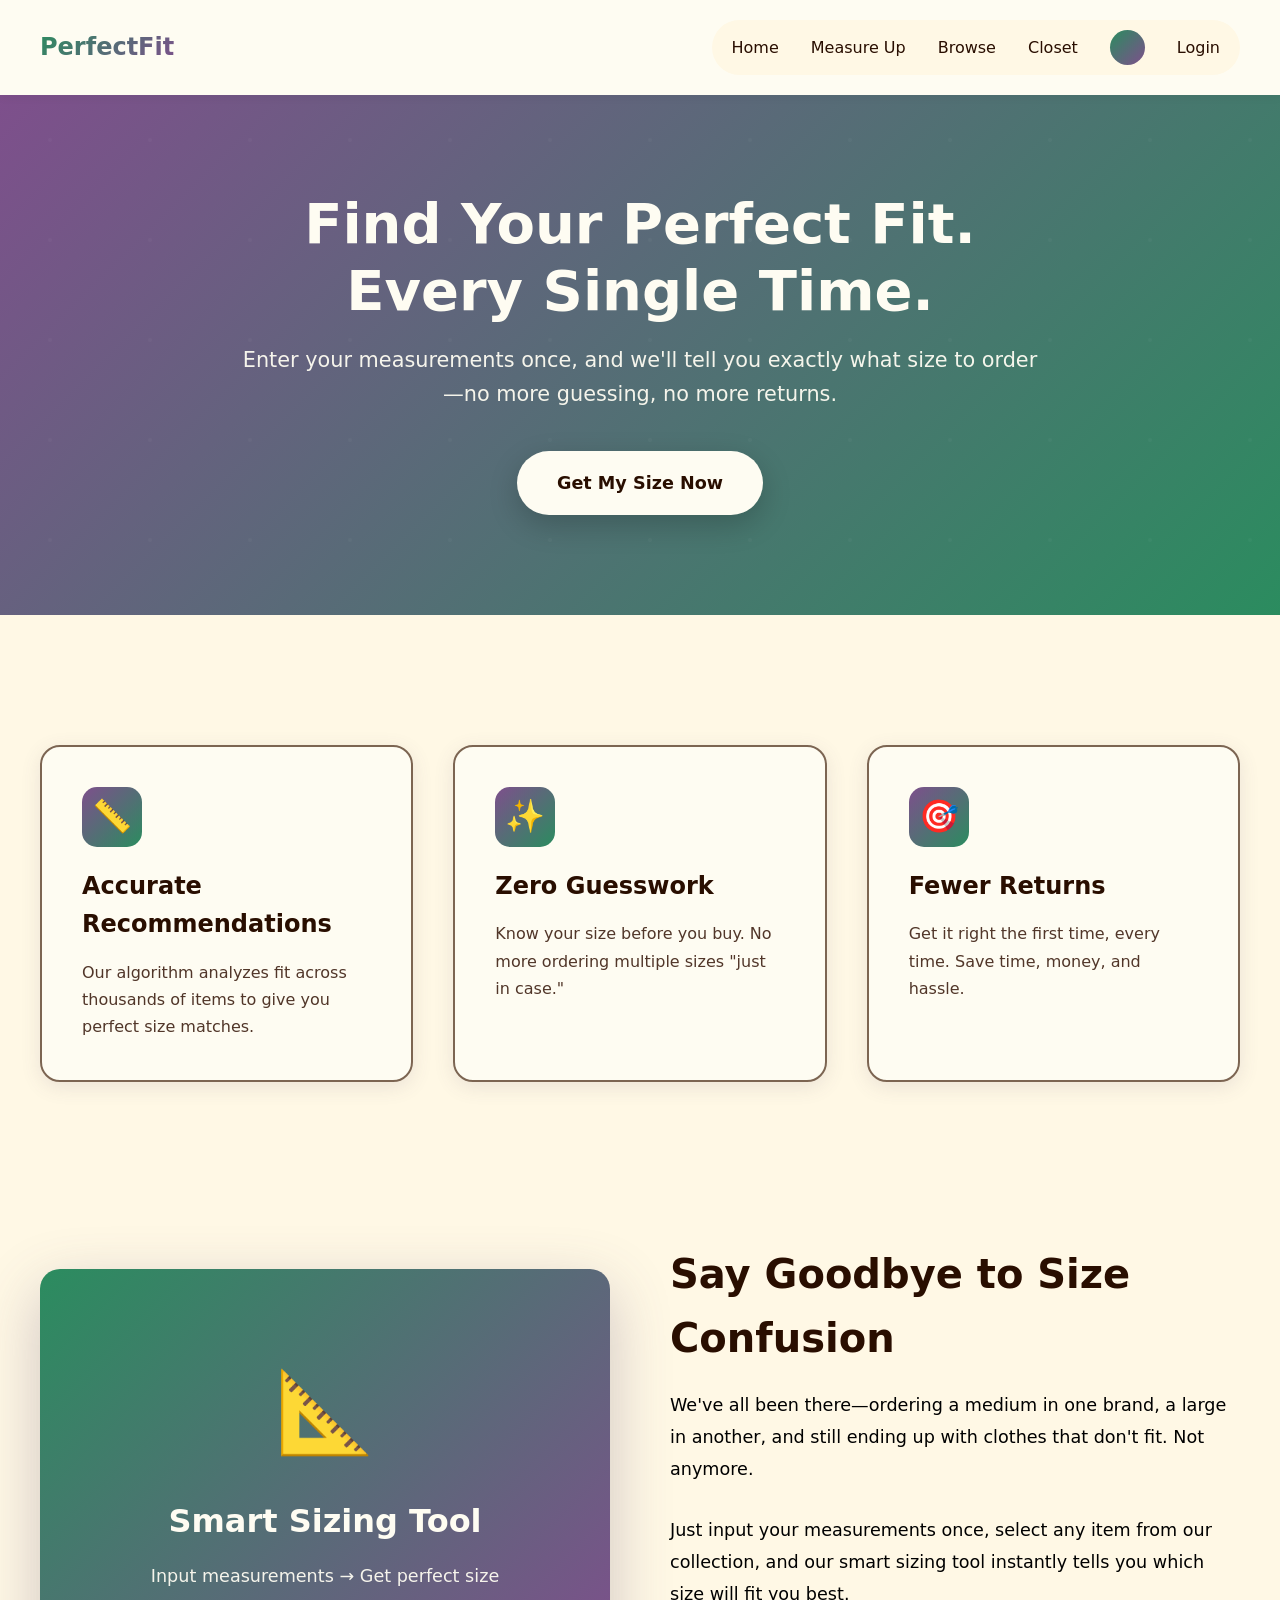
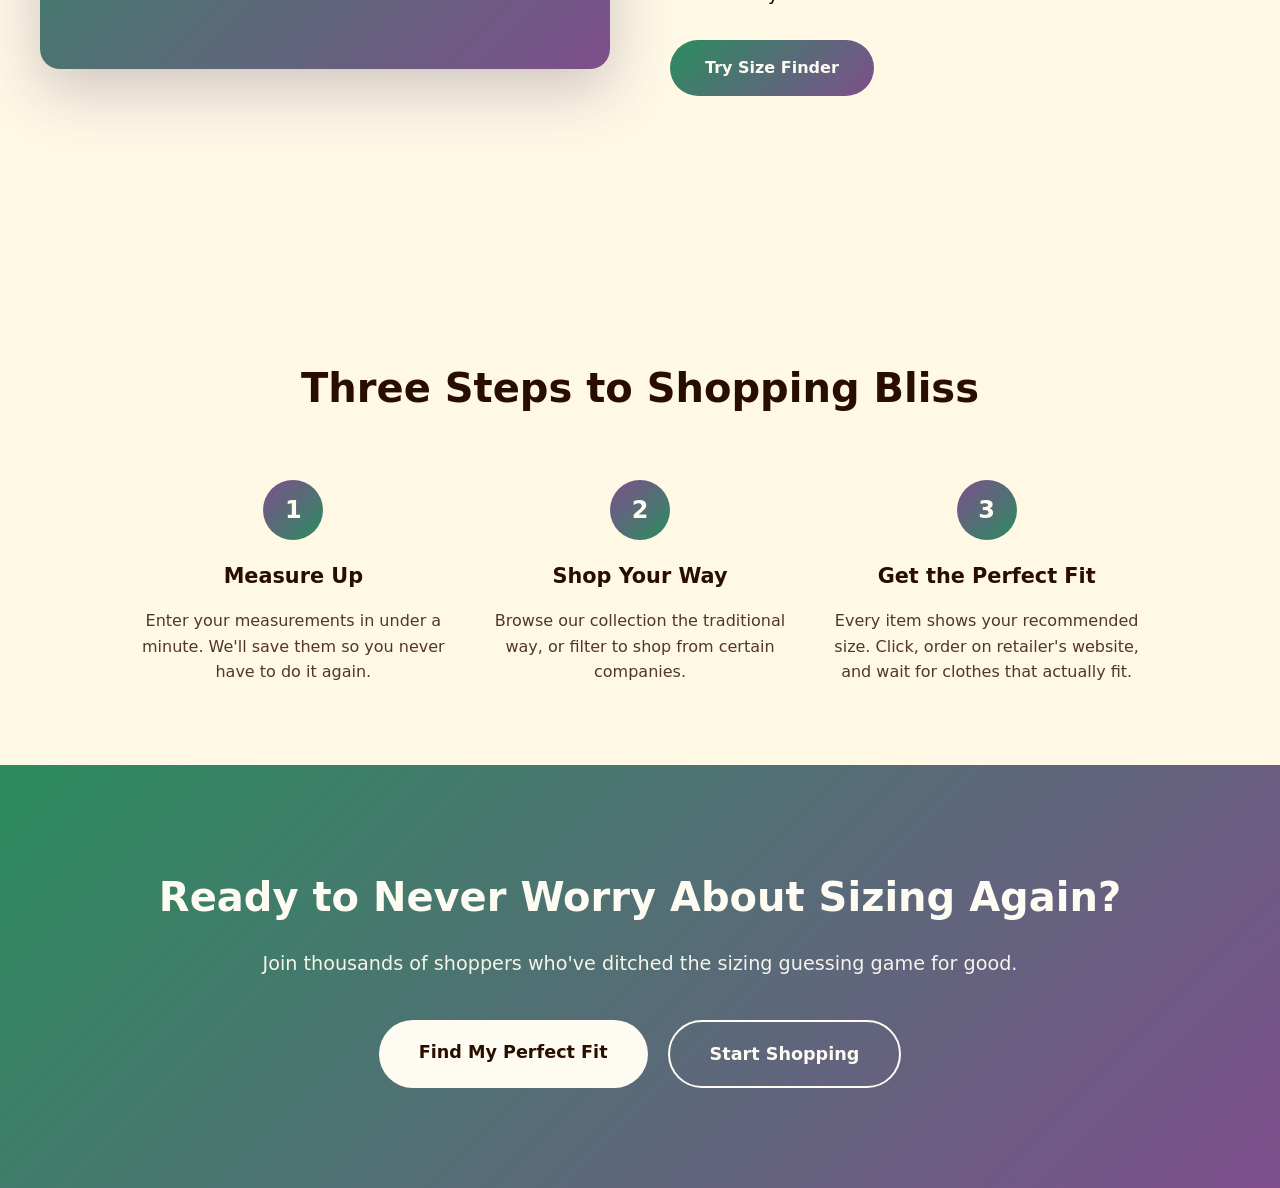
<file: index.html>
<html lang="en">
  <head>
    <meta charset="UTF-8" />
    <meta name="viewport" content="width=device-width, initial-scale=1.0" />
    <title>Perfect Fit - Virtual Sizing &amp; Shopping</title>
    <link rel="stylesheet" href="styles.css" />
    <style>
      /* added 1--26, style completed -26 */
      body {
        font-family: -apple-system, BlinkMacSystemFont, "Segoe UI", system-ui,
          sans-serif;
        line-height: 1.6;
        background: var(--wt-cream);
        padding-top: 90px;
      }

      /* Hero Section */
      .hero {
        background: var(--grad-pg);
        color: var(--wt-light);
        padding: 100px 20px;
        text-align: center;
        position: relative;
        overflow: hidden;
      }

      .hero::before {
        content: "";
        position: absolute;
        top: 0;
        left: 0;
        right: 0;
        bottom: 0;
        background: url('data:image/svg+xml,<svg width="100" height="100" xmlns="http://www.w3.org/2000/svg"><circle cx="50" cy="50" r="2" fill="white" opacity="0.1"/></svg>');
        opacity: 0.3;
      }

      .hero-content {
        max-width: 800px;
        margin: 0 auto;
        position: relative;
        z-index: 1;
      }

      .hero h1 {
        font-size: 3.5rem;
        font-weight: 800;
        margin-bottom: 20px;
        line-height: 1.2;
      }

      .hero p {
        font-size: 1.3rem;
        margin-bottom: 40px;
        opacity: 0.95;
      }

      .cta-button {
        display: inline-block;
        background: var(--wt-light);
        color: var(--text-primary);
        padding: 18px 40px;
        border-radius: 50px;
        text-decoration: none;
        font-weight: 600;
        font-size: 1.1rem;
        transition: transform 0.2s, box-shadow 0.2s;
        box-shadow: 0 10px 30px rgba(0, 0, 0, 0.2);
      }

      .cta-button:hover {
        transform: translateY(-2px);
        box-shadow: 0 15px 40px rgba(0, 0, 0, 0.3);
      }

      /* Features Section */
      .features {
        padding: 80px 20px;
        background: var(--wt-cream);
      }

      .container {
        max-width: 1200px;
        margin: 0 auto;
      }

      .feature-grid {
        display: grid;
        grid-template-columns: repeat(auto-fit, minmax(300px, 1fr));
        gap: 40px;
        margin-top: 50px;
      }

      .feature-card {
        background: var(--wt-light);
        padding: 40px;
        border-radius: 20px;
        box-shadow: 0 5px 20px rgba(92, 75, 111, 0.12);
        transition: transform 0.3s, box-shadow 0.3s;
        border: 2px solid var(--border-primary);
      }

      .feature-icon {
        width: 60px;
        height: 60px;
        background: var(--grad-pg);
        border-radius: 15px;
        display: flex;
        align-items: center;
        justify-content: center;
        font-size: 2rem;
        margin-bottom: 20px;
      }

      .feature-card h3 {
        font-size: 1.5rem;
        margin-bottom: 15px;
        color: var(--text-primary);
      }

      .feature-card p {
        color: var(--text-secondary);
        line-height: 1.7;
      }

      /* Main Features Showcase */
      .showcase {
        padding: 80px 20px;
      }

      .showcase-item {
        display: grid;
        grid-template-columns: 1fr 1fr;
        gap: 60px;
        align-items: center;
        margin-bottom: 100px;
      }

      .showcase-item:nth-child(even) {
        direction: rtl;
      }

      .showcase-item:nth-child(even) > * {
        direction: ltr;
      }

      .showcase-visual {
        border-radius: 20px;
        padding: 60px 40px;
        text-align: center;
        color: var(--wt-light);
        min-height: 400px;
        display: flex;
        flex-direction: column;
        justify-content: center;
        box-shadow: 0 20px 60px rgba(92, 75, 111, 0.3);
      }

      .showcase-visual.sizing {
        background: var(--grad-gp);
      }

      .measurement-icon {
        font-size: 5rem;
        margin-bottom: 20px;
      }

      .avatar-icon {
        font-size: 5rem;
        margin-bottom: 20px;
      }

      .showcase-content h2 {
        font-size: 2.5rem;
        margin-bottom: 20px;
        color: var(--text-primary);
      }

      .showcase-content p {
        font-size: 1.1rem;
        color: var(--text-seondary);
        margin-bottom: 30px;
        line-height: 1.8;
      }

      .secondary-button {
        display: inline-block;
        background: var(--grad-gp);
        color: var(--wt-light);
        padding: 15px 35px;
        border-radius: 50px;
        text-decoration: none;
        font-weight: 600;
        transition: transform 0.2s;
      }

      .secondary-button:hover {
        transform: translateY(-2px);
        box-shadow: 0 10px 25px rgba(92, 75, 111, 0.3);
      }

      /* How It Works */
      .how-it-works {
        padding: 80px 20px;
        text-align: center;
      }

      .how-it-works h2 {
        font-size: 2.5rem;
        margin-bottom: 60px;
        color: var(--text-primary);
      }

      .steps {
        display: grid;
        grid-template-columns: repeat(auto-fit, minmax(250px, 1fr));
        gap: 40px;
        max-width: 1000px;
        margin: 0 auto;
      }

      .step {
        position: relative;
      }

      .step-number {
        width: 60px;
        height: 60px;
        background: var(--grad-pg);
        color: var(--wt-light);
        border-radius: 50%;
        display: flex;
        align-items: center;
        justify-content: center;
        font-size: 1.5rem;
        font-weight: bold;
        margin: 0 auto 20px;
      }

      .step h3 {
        font-size: 1.3rem;
        margin-bottom: 15px;
        color: var(--text-primary);
      }

      .step p {
        color: var(--text-secondary);
      }

      /* Final CTA */
      .final-cta {
        background: var(--grad-gp);
        color: var(--wt-light);
        padding: 100px 20px;
        text-align: center;
      }

      .final-cta h2 {
        font-size: 2.5rem;
        margin-bottom: 20px;
      }

      .final-cta p {
        font-size: 1.2rem;
        margin-bottom: 40px;
        opacity: 0.95;
      }

      .button-group {
        display: flex;
        gap: 20px;
        justify-content: center;
        flex-wrap: wrap;
      }

      .primary-cta {
        background: var(--wt-light);
        color: var(--text-primary);
        padding: 18px 40px;
        border-radius: 50px;
        text-decoration: none;
        font-weight: 600;
        font-size: 1.1rem;
        transition: transform 0.2s;
      }

      .primary-cta:hover {
        transform: translateY(-2px);
      }

      .secondary-cta {
        background: transparent;
        color: var(--wt-light);
        padding: 18px 40px;
        border-radius: 50px;
        text-decoration: none;
        font-weight: 600;
        font-size: 1.1rem;
        border: 2px solid var(--wt-light);
        transition: all 0.2s;
      }

      .secondary-cta:hover {
        background: var(--wt-light);
        color: var(--text-primary);
        transform: translateY(-2px);
      }

      @media (max-width: 768px) {
        .hero h1 {
          font-size: 2.5rem;
        }

        .showcase-item {
          grid-template-columns: 1fr;
          gap: 40px;
        }

        .showcase-item:nth-child(even) {
          direction: ltr;
        }
      }
    </style>
  </head>
  <body>
    <!-- Header -->
    <div class="header">
      <div class="logo">PerfectFit</div>
      <div class="user-info">
        <nav>
          <a href="index.html">Home</a>
          <a href="Main/MeasureUp.html">Measure Up</a>
          <a href="Main/Browse.html">Browse</a>
          <a href="Main/Closet.html">Closet</a>
          <div class="user-avatar"></div>
          <a href="main/Login.html">Login</a>
        </nav>
      </div>
    </div>
    <!-- Hero Section -->
    <section class="hero">
      <div class="hero-content">
        <h1>Find Your Perfect Fit.<br />Every Single Time.</h1>
        <p>
          Enter your measurements once, and we'll tell you exactly what size to
          order—no more guessing, no more returns.
        </p>
        <a href="MeasureUp.html" class="cta-button">Get My Size Now</a>
      </div>
    </section>

    <!-- Quick Benefits -->
    <section class="features">
      <div class="container">
        <div class="feature-grid">
          <div class="feature-card">
            <div class="feature-icon">📏</div>
            <h3>Accurate Recommendations</h3>
            <p>
              Our algorithm analyzes fit across thousands of items to give you
              perfect size matches.
            </p>
          </div>
          <div class="feature-card">
            <div class="feature-icon">✨</div>
            <h3>Zero Guesswork</h3>
            <p>
              Know your size before you buy. No more ordering multiple sizes
              "just in case."
            </p>
          </div>
          <div class="feature-card">
            <div class="feature-icon">🎯</div>
            <h3>Fewer Returns</h3>
            <p>
              Get it right the first time, every time. Save time, money, and
              hassle.
            </p>
          </div>
        </div>
      </div>
    </section>

    <!-- Main Features Showcase -->
    <section class="showcase">
      <div class="container">
        <!-- Smart Sizing Feature -->
        <div class="showcase-item">
          <div class="showcase-visual sizing">
            <div class="measurement-icon">📐</div>
            <h3 style="font-size: 2rem; margin-bottom: 15px">
              Smart Sizing Tool
            </h3>
            <p style="font-size: 1.1rem; opacity: 0.95">
              Input measurements → Get perfect size
            </p>
          </div>
          <div class="showcase-content">
            <h2>Say Goodbye to Size Confusion</h2>
            <p>
              We've all been there—ordering a medium in one brand, a large in
              another, and still ending up with clothes that don't fit. Not
              anymore.
            </p>
            <p>
              Just input your measurements once, select any item from our
              collection, and our smart sizing tool instantly tells you which
              size will fit you best.
            </p>
            <a href="MeasureUp.html" class="secondary-button"
              >Try Size Finder</a
            >
          </div>
        </div>
      </div>
    </section>

    <!-- How It Works -->
    <section class="how-it-works">
      <div class="container">
        <h2>Three Steps to Shopping Bliss</h2>
        <div class="steps">
          <div class="step">
            <div class="step-number">1</div>
            <h3>Measure Up</h3>
            <p>
              Enter your measurements in under a minute. We'll save them so you
              never have to do it again.
            </p>
          </div>
          <div class="step">
            <div class="step-number">2</div>
            <h3>Shop Your Way</h3>
            <p>
              Browse our collection the traditional way, or filter to shop from
              certain companies.
            </p>
          </div>
          <div class="step">
            <div class="step-number">3</div>
            <h3>Get the Perfect Fit</h3>
            <p>
              Every item shows your recommended size. Click, order on retailer's
              website, and wait for clothes that actually fit.
            </p>
          </div>
        </div>
      </div>
    </section>

    <!-- Final CTA -->
    <section class="final-cta">
      <h2>Ready to Never Worry About Sizing Again?</h2>
      <p>
        Join thousands of shoppers who've ditched the sizing guessing game for
        good.
      </p>
      <div class="button-group">
        <a href="Login.html" class="primary-cta">Find My Perfect Fit</a>
        <a href="Browse.html" class="secondary-cta">Start Shopping</a>
      </div>
    </section>
  </body>
</html>
</file>
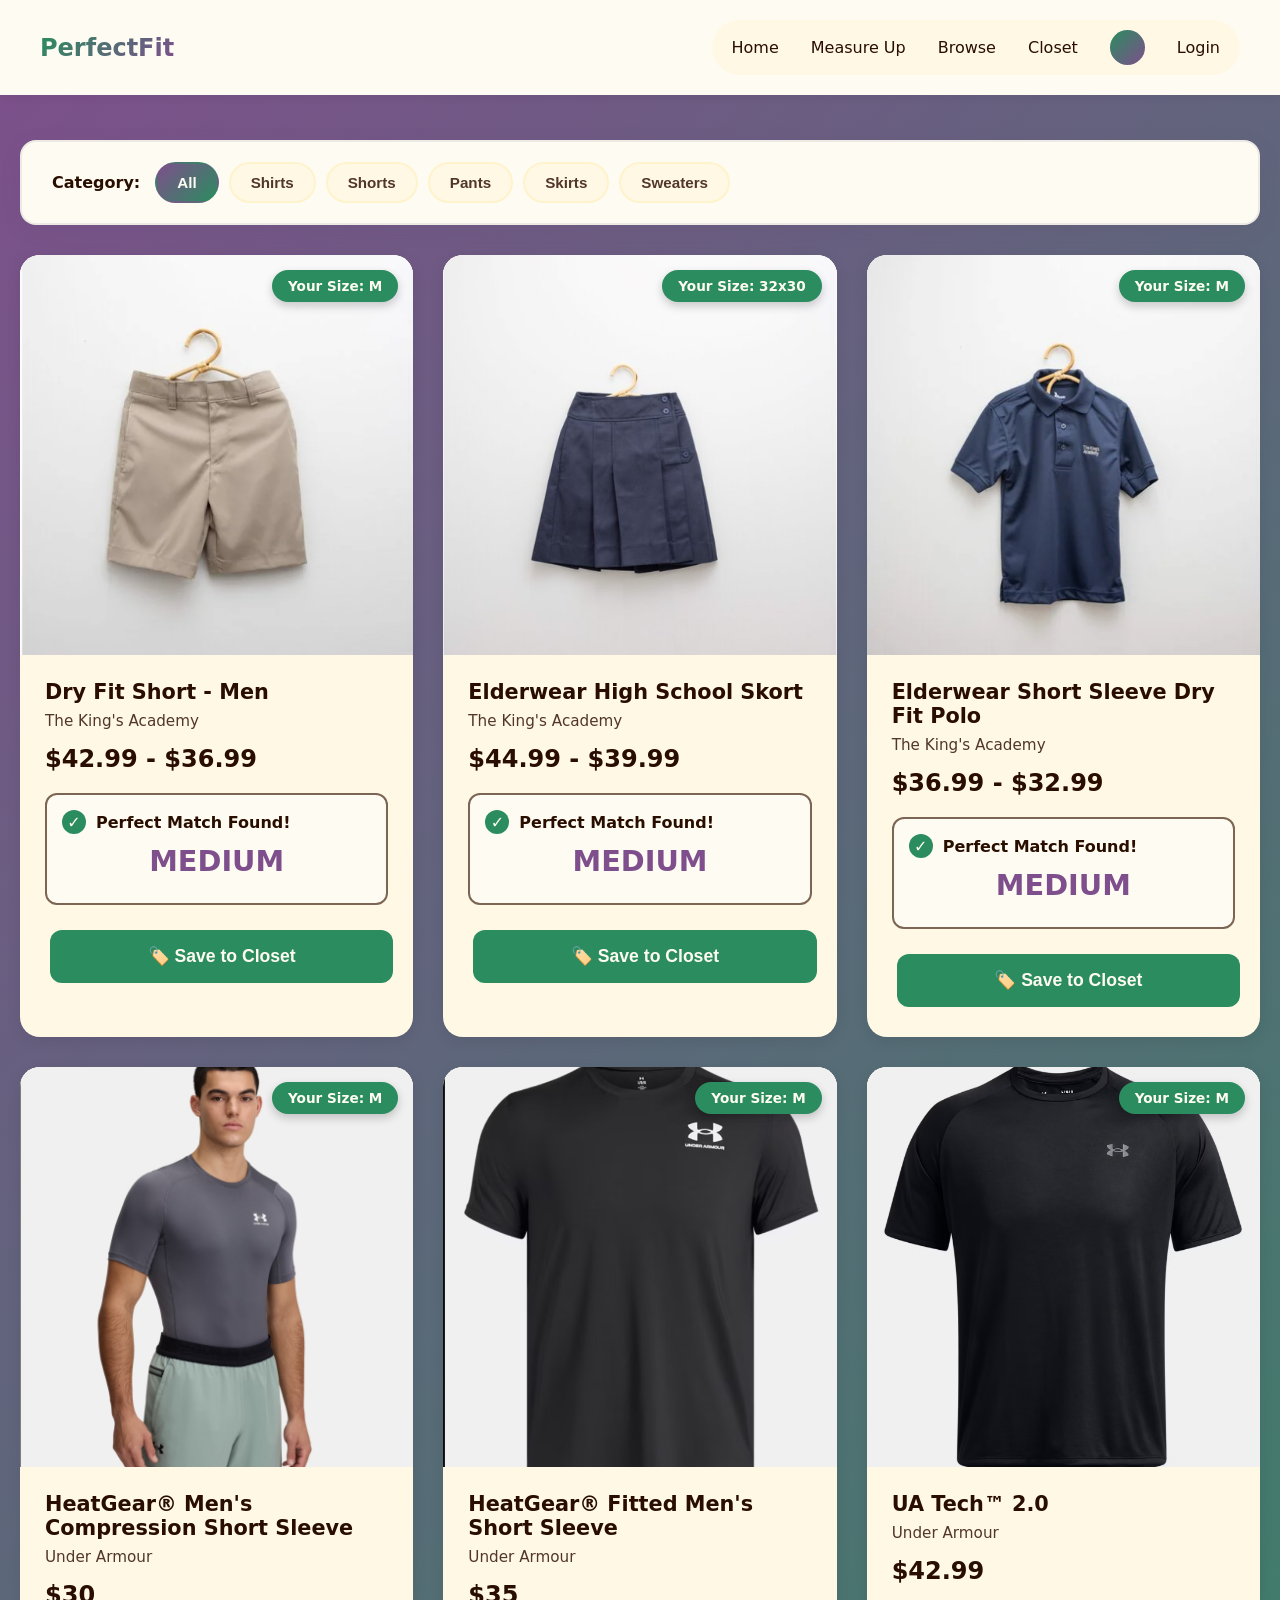
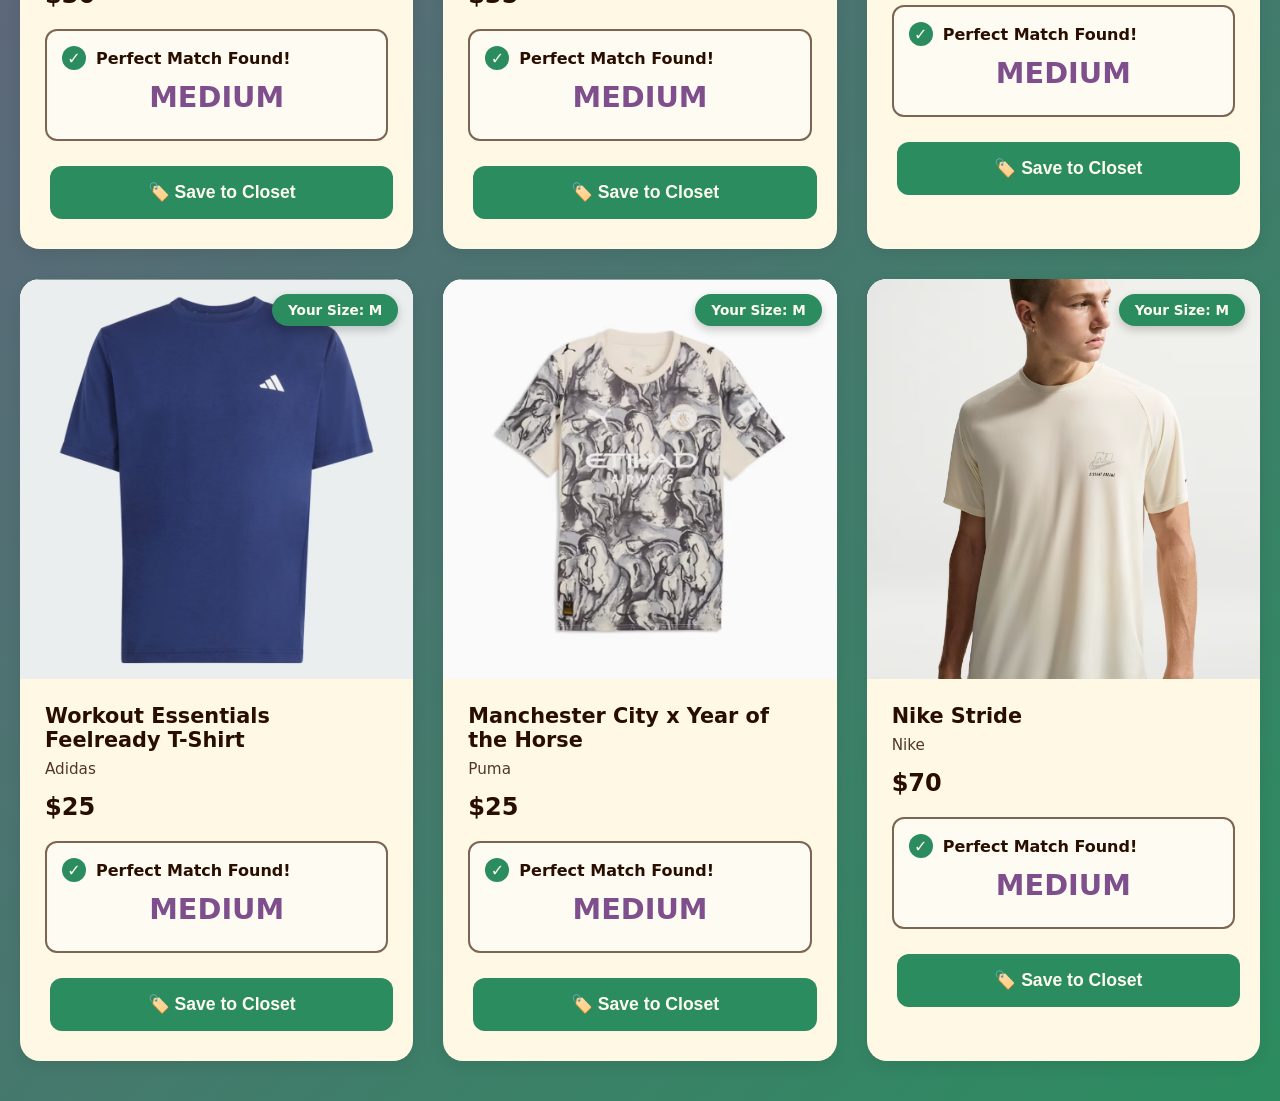
<file: Main/Browse.html>
<html lang="en">
  <head>
    <meta charset="UTF-8" />
    <meta name="viewport" content="width=device-width, initial-scale=1.0" />
    <title>Shop - Your Perfect Fit</title>
    <link rel="stylesheet" type="text/css" href="../styles.css" />
    <style>
      /* added 2-2-26, style completed -26 */
      body {
        font-family: -apple-system, BlinkMacSystemFont, "Segoe UI", system-ui,
          sans-serif;
        background: var(--grad-pg);
        color: var(--text-primary);
        padding-top: 100px;
      }

      /* Main Layout */
      .container {
        max-width: 1400px;
        margin: 0 auto;
        padding: 40px 20px;
      }

      .product-grid {
        display: grid;
        grid-template-columns: repeat(auto-fill, minmax(320px, 1fr));
        gap: 30px;
        margin-top: 30px;
      }

      /* Product Card */
      .product-card {
        background: var(--wt-cream);
        border-radius: 20px;
        overflow: hidden;
        box-shadow: 0 4px 15px rgba(0, 0, 0, 0.08);
        transition: all 0.3s;
      }

      .product-image {
        width: 100%;
        height: 400px;
        background: var(--wt-cream);
        position: relative;
        overflow: hidden;
      }

      /* SVG Clothing Items */
      .product-image svg {
        width: 100%;
        height: 100%;
      }

      .badge {
        position: absolute;
        top: 15px;
        right: 15px;
        background: var(--color-g);
        color: var(--wt-light);
        padding: 8px 16px;
        border-radius: 20px;
        font-size: 0.85rem;
        font-weight: 600;
        box-shadow: 0 4px 10px rgba(0, 0, 0, 0.2);
      }

      .product-info {
        padding: 25px;
      }

      .product-title {
        font-size: 1.3rem;
        font-weight: 700;
        margin-bottom: 8px;
        color: var(--text-primary);
      }

      .product-description {
        color: var(--text-secondary);
        font-size: 0.95rem;
        margin-bottom: 15px;
      }

      .price {
        font-size: 1.5rem;
        font-weight: 700;
        color: var(--text-primary);
        margin-bottom: 20px;
      }

      /* Size Recommendation */
      .size-recommendation {
        background: var(--wt-light);
        border: 2px solid var(--border-primary);
        border-radius: 12px;
        padding: 15px;
        margin-bottom: 20px;
      }

      .size-recommendation-header {
        display: flex;
        align-items: center;
        gap: 10px;
        margin-bottom: 10px;
      }

      .check-icon {
        width: 24px;
        height: 24px;
        background: var(--color-g);
        border-radius: 50%;
        display: flex;
        align-items: center;
        justify-content: center;
        color: var(--wt-light);
        font-weight: bold;
      }

      .size-recommendation-text {
        font-weight: 600;
        color: var(--text-primary);
        font-size: 1rem;
      }

      .recommended-size {
        font-size: 1.8rem;
        font-weight: 800;
        color: var(--color-p);
        text-align: center;
        margin: 10px 0;
      }

      .confidence {
        text-align: center;
        font-size: 0.85rem;
        color: var(--text-secondary);
      }

      /* Size Selector */
      .size-selector {
        margin-bottom: 20px;
      }

      .size-selector-label {
        font-weight: 600;
        margin-bottom: 10px;
        display: block;
        color: var(--text-primary);
      }

      .size-options {
        display: flex;
        gap: 10px;
        flex-wrap: wrap;
      }

      .size-option {
        padding: 12px 20px;
        border: 2px solid var(--border-primary);
        border-radius: 10px;
        background: var(--wt-light);
        cursor: pointer;
        transition: all 0.2s;
        font-weight: 600;
        position: relative;
      }

      .size-option:hover {
        border-color: var(--color-p);
      }

      .size-option.recommended {
        border-color: var(--color-g);
        background: var(--wt-light);
        color: var(--color-g);
      }

      .size-option.selected {
        border-color: var(--color-p);
        background: var(--color-p);
        color: var(--wt-light);
      }

      /* Add to Closet Button */
      .add-to-cart {
        width: 100%;
        padding: 16px;
        margin: 5px;
        background: var(--color-g);
        color: var(--wt-light);
        border: none;
        border-radius: 12px;
        font-size: 1.1rem;
        font-weight: 600;
        cursor: pointer;
        transition: all 0.3s;
      }

      .add-to-cart:hover {
        transform: translateY(-2px);
        box-shadow: 0 6px 20px rgba(102, 126, 234, 0.4);
      }
      .try-on {
        width: 100%;
        padding: 16px;
        margin: 5px;
        background: var(--color-p);
        color: var(--wt-light);
        border: none;
        border-radius: 12px;
        font-size: 1.1rem;
        font-weight: 600;
        cursor: pointer;
        transition: all 0.3s;
      }

      .try-on:hover {
        transform: translateY(-2px);
        box-shadow: 0 6px 20px rgba(102, 126, 234, 0.4);
      }

      /* Filter Bar */
      .filter-bar {
        background: var(--wt-light);
        padding: 20px 30px;
        border-radius: 16px;
        margin-bottom: 30px;
        box-shadow: 0 5px 20px rgba(92, 75, 111, 0.12);
        border: 2px solid rgba(92, 75, 111, 0.1);
      }

      .filter-section {
        display: flex;
        align-items: center;
        gap: 15px;
        flex-wrap: wrap;
      }

      .filter-label {
        font-weight: 700;
        color: var(--text-primary);
        font-size: 1rem;
      }

      .filter-chips {
        display: flex;
        gap: 10px;
        flex-wrap: wrap;
      }

      .filter-chip {
        padding: 10px 20px;
        background: var(--wt-cream);
        border: 2px solid var(--border-secondary);
        border-radius: 25px;
        cursor: pointer;
        transition: all 0.3s;
        font-weight: 600;
        color: var(--text-secondary);
        font-size: 0.95rem;
      }

      .filter-chip:hover {
        border-color: var(--color-g);
        background: var(--wt-light);
      }

      .filter-chip.active {
        background: var(--grad-pg);
        color: var(--wt-light);
        border-color: transparent;
      }

      @media (max-width: 768px) {
        .product-grid {
          grid-template-columns: 1fr;
        }
      }
    </style>
  </head>
  <body>
    <!-- Header -->
    <div class="header">
      <div class="logo">PerfectFit</div>
      <div class="user-info">
        <nav>
          <a href="../index.html">Home</a>
          <a href="MeasureUp.html">Measure Up</a>
          <a href="Browse.html">Browse</a>
          <a href="Closet.html">Closet</a>
          <div class="user-avatar"></div>
          <a href="Login.html">Login</a>
        </nav>
      </div>
    </div>
    <div class="container">
      <!-- Filter Bar -->
      <div class="filter-bar">
        <div class="filter-section">
          <span class="filter-label">Category:</span>
          <div class="filter-chips">
            <button class="filter-chip active" onclick="filterProducts('all')">
              All
            </button>
            <button class="filter-chip" onclick="filterProducts('shirts')">
              Shirts
            </button>
            <button class="filter-chip" onclick="filterProducts('shorts')">
              Shorts
            </button>
            <button class="filter-chip" onclick="filterProducts('pants')">
              Pants
            </button>
            <button class="filter-chip" onclick="filterProducts('skirts')">
              Skirts
            </button>
            <button class="filter-chip" onclick="filterProducts('sweaters')">
              Sweaters
            </button>
          </div>
        </div>
      </div>
      <!-- Product Grid -->
      <div class="product-grid">
        <!-- High School Shorts -->
        <div class="product-card">
          <div
            class="product-image"
            style="
              background: var(--wt-light);
              display: flex;
              align-items: center;
              justify-content: center;
            "
          >
            <img
              src="../Images/HsShorts.png"
              alt="High School Shorts"
              style="
                width: 100%;
                height: 100%;
                object-fit: cover;
                border-radius: 16px 16px 0 0;
              "
            />
            <div class="badge">Your Size: M</div>
          </div>
          <div class="product-info">
            <h3 class="product-title">Dry Fit Short - Men</h3>
            <p class="product-description">The King's Academy</p>
            <div class="price">$42.99 - $36.99</div>

            <a
              href="../Selected/Shorts.html"
              class="size-recommendation"
              style="text-decoration: none; display: block"
            >
              <div class="size-recommendation-header">
                <div class="check-icon">✓</div>
                <span class="size-recommendation-text"
                  >Perfect Match Found!</span
                >
              </div>
              <div class="recommended-size">MEDIUM</div>
            </a>
            <button class="add-to-cart" data-name="Dry Fit Short - Men"
              onclick="addToCloset(this, 'Dry Fit Short - Men', 'The King\'s Academy', null, '🩳', '../Images/HsShorts.png')">
              🏷️ Save to Closet
            </button>
          </div>
        </div>

        <!-- High School Skirts -->
        <div class="product-card">
          <div
            class="product-image"
            style="
              background: var(--wt-light);
              display: flex;
              align-items: center;
              justify-content: center;
            "
          >
            <img
              src="../Images/HsSkirtB.png"
              alt="High School Skirts"
              style="
                width: 100%;
                height: 100%;
                object-fit: cover;
                border-radius: 16px 16px 0 0;
              "
            />
            <div class="badge">Your Size: 32x30</div>
          </div>
          <div class="product-info">
            <h3 class="product-title">Elderwear High School Skort</h3>
            <p class="product-description">The King's Academy</p>
            <div class="price">$44.99 - $39.99</div>
            <a
              href="../Selected/SkirtB.html"
              class="size-recommendation"
              style="text-decoration: none; display: block"
            >
              <div class="size-recommendation-header">
                <div class="check-icon">✓</div>
                <span class="size-recommendation-text"
                  >Perfect Match Found!</span
                >
              </div>
              <div class="recommended-size">MEDIUM</div>
            </a>
            <button class="add-to-cart" data-name="Elderwear High School Skort"
              onclick="addToCloset(this, 'Elderwear High School Skort', 'The King\'s Academy', null, '👗', '../Images/HsSkirtB.png')">
              🏷️ Save to Closet
            </button>
          </div>
        </div>

        <!-- Short Sleeve Polo -->
        <div class="product-card">
          <div
            class="product-image"
            style="
              background: var(--wt-light);
              display: flex;
              align-items: center;
              justify-content: center;
            "
          >
            <img
              src="../Images/ShirtBF.png"
              alt="Short Sleeve Dry Fit Polo"
              style="
                width: 100%;
                height: 100%;
                object-fit: cover;
                border-radius: 16px 16px 0 0;
              "
            />
            <div class="badge">Your Size: M</div>
          </div>
          <div class="product-info">
            <h3 class="product-title">Elderwear Short Sleeve Dry Fit Polo</h3>
            <p class="product-description">The King's Academy</p>
            <div class="price">$36.99 - $32.99</div>
            <a
              href="../Selected/TKAShirt.html"
              class="size-recommendation"
              style="text-decoration: none; display: block"
            >
              <div class="size-recommendation-header">
                <div class="check-icon">✓</div>
                <span class="size-recommendation-text"
                  >Perfect Match Found!</span
                >
              </div>
              <div class="recommended-size">MEDIUM</div>
            </a>
            <button class="add-to-cart" data-name="Elderwear Short Sleeve Dry Fit Polo"
              onclick="addToCloset(this, 'Elderwear Short Sleeve Dry Fit Polo', 'School Store Dry Fit Polo', 'schoolstore', '👕', '../Images/ShirtBF.png')">
              🏷️ Save to Closet
            </button>
          </div>
        </div>

        <!-- HeatGear® Compression -->
        <div class="product-card">
          <div
            class="product-image"
            style="
              background: var(--wt-light);
              display: flex;
              align-items: center;
              justify-content: center;
            "
          >
            <img
              src="../Images/UAShirtComp.png"
              alt="Under Armour Mens Compression Shirt"
              style="
                width: 100%;
                height: 100%;
                object-fit: cover;
                border-radius: 16px 16px 0 0;
              "
            />
            <div class="badge">Your Size: M</div>
          </div>
          <div class="product-info">
            <h3 class="product-title">
              HeatGear® Men's Compression Short Sleeve
            </h3>
            <p class="product-description">Under Armour</p>
            <div class="price">$30</div>

            <a
              href="../Selected/UAComp.html"
              class="size-recommendation"
              style="text-decoration: none; display: block"
            >
              <div class="size-recommendation-header">
                <div class="check-icon">✓</div>
                <span class="size-recommendation-text"
                  >Perfect Match Found!</span
                >
              </div>
              <div class="recommended-size">MEDIUM</div>
            </a>
            <button class="add-to-cart" data-name="HeatGear® Men's Compression Short Sleeve"
              onclick="addToCloset(this, 'HeatGear® Men\'s Compression Short Sleeve', 'Under Armour', 'underarmour', '👕', '../Images/UAShirtComp.png')">
              🏷️ Save to Closet
            </button>
          </div>
        </div>

        <!-- HeatGear® Fitted -->
        <div class="product-card">
          <div
            class="product-image"
            style="
              background: var(--wt-light);
              display: flex;
              align-items: center;
              justify-content: center;
            "
          >
            <img
              src="../Images/UAShirtFit.png"
              alt="Under Armour Mens Fitted Shirt"
              style="
                width: 100%;
                height: 100%;
                object-fit: cover;
                border-radius: 16px 16px 0 0;
              "
            />
            <div class="badge">Your Size: M</div>
          </div>
          <div class="product-info">
            <h3 class="product-title">HeatGear® Fitted Men's Short Sleeve</h3>
            <p class="product-description">Under Armour</p>
            <div class="price">$35</div>

            <a
              href="../Selected/UAFitted.html"
              class="size-recommendation"
              style="text-decoration: none; display: block"
            >
              <div class="size-recommendation-header">
                <div class="check-icon">✓</div>
                <span class="size-recommendation-text"
                  >Perfect Match Found!</span
                >
              </div>
              <div class="recommended-size">MEDIUM</div>
            </a>
            <button class="add-to-cart" data-name="HeatGear® Fitted Men's Short Sleeve"
              onclick="addToCloset(this, 'HeatGear® Fitted Men\'s Short Sleeve', 'Under Armour', 'underarmour', '👕', '../Images/UAShirtFit.png')">
              🏷️ Save to Closet
            </button>
          </div>
        </div>

        <!-- UA Tech™ 2.0 -->
        <div class="product-card">
          <div
            class="product-image"
            style="
              background: var(--wt-light);
              display: flex;
              align-items: center;
              justify-content: center;
            "
          >
            <img
              src="../Images/UAShirtLoose.png"
              alt="Under Armour Mens Compression Shirt"
              style="
                width: 100%;
                height: 100%;
                object-fit: cover;
                border-radius: 16px 16px 0 0;
              "
            />
            <div class="badge">Your Size: M</div>
          </div>
          <div class="product-info">
            <h3 class="product-title">UA Tech™ 2.0</h3>
            <p class="product-description">Under Armour</p>
            <div class="price">$42.99</div>
            <a
              href="../Selected/UALoose.html"
              class="size-recommendation"
              style="text-decoration: none; display: block"
            >
              <div class="size-recommendation-header">
                <div class="check-icon">✓</div>
                <span class="size-recommendation-text"
                  >Perfect Match Found!</span
                >
              </div>
              <div class="recommended-size">MEDIUM</div>
            </a>
            <button class="add-to-cart" data-name="UA Tech™ 2.0"
              onclick="addToCloset(this, 'UA Tech™ 2.0', 'Under Armour', 'underarmour', '👕', '../Images/UAShirtLoose.png')">
              🏷️ Save to Closet
            </button>
          </div>
        </div>

        <!-- Adidas Shirt -->
        <div class="product-card">
          <div
            class="product-image"
            style="
              background: var(--wt-light);
              display: flex;
              align-items: center;
              justify-content: center;
            "
          >
            <img
              src="../Images/AdidasShirt.png"
              alt="Workout Essentials Feelready T-Shirt"
              style="
                width: 100%;
                height: 100%;
                object-fit: cover;
                border-radius: 16px 16px 0 0;
              "
            />
            <div class="badge">Your Size: M</div>
          </div>
          <div class="product-info">
            <h3 class="product-title">Workout Essentials Feelready T-Shirt</h3>
            <p class="product-description">Adidas</p>
            <div class="price">$25</div>
            <a
              href="../Selected/AdidasShirt.html"
              class="size-recommendation"
              style="text-decoration: none; display: block"
            >
              <div class="size-recommendation-header">
                <div class="check-icon">✓</div>
                <span class="size-recommendation-text"
                  >Perfect Match Found!</span
                >
              </div>
              <div class="recommended-size">MEDIUM</div>
            </a>
            <button class="add-to-cart" data-name="Workout Essentials Feelready T-Shirt"
              onclick="addToCloset(this, 'Workout Essentials Feelready T-Shirt', 'Adidas', 'adidas', '👕', '../Images/AdidasShirt.png')">
              🏷️ Save to Closet
            </button>
          </div>
        </div>

        <!-- Puma Shirt -->
        <div class="product-card">
          <div
            class="product-image"
            style="
              background: var(--wt-light);
              display: flex;
              align-items: center;
              justify-content: center;
            "
          >
            <img
              src="../Images/PumaShirt.png"
              alt="Manchester City x Year of the Horse"
              style="
                width: 100%;
                height: 100%;
                object-fit: cover;
                border-radius: 16px 16px 0 0;
              "
            />
            <div class="badge">Your Size: M</div>
          </div>
          <div class="product-info">
            <h3 class="product-title">Manchester City x Year of the Horse</h3>
            <p class="product-description">Puma</p>
            <div class="price">$25</div>
            <a
              href="../Selected/PumaShirt.html"
              class="size-recommendation"
              style="text-decoration: none; display: block"
            >
              <div class="size-recommendation-header">
                <div class="check-icon">✓</div>
                <span class="size-recommendation-text"
                  >Perfect Match Found!</span
                >
              </div>
              <div class="recommended-size">MEDIUM</div>
            </a>
            <button class="add-to-cart" data-name="Manchester City x Year of the Horse"
              onclick="addToCloset(this, 'Manchester City x Year of the Horse', 'Puma', 'puma', '👕', '../Images/PumaShirt.png')">
              🏷️ Save to Closet
            </button>
          </div>
        </div>

        <!-- Nike Shirt -->
        <div class="product-card">
          <div
            class="product-image"
            style="
              background: var(--wt-light);
              display: flex;
              align-items: center;
              justify-content: center;
            "
          >
            <img
              src="../Images/NikeShirt.png"
              alt="Nike Stride"
              style="
                width: 100%;
                height: 100%;
                object-fit: cover;
                border-radius: 16px 16px 0 0;
              "
            />
            <div class="badge">Your Size: M</div>
          </div>
          <div class="product-info">
            <h3 class="product-title">Nike Stride</h3>
            <p class="product-description">Nike</p>
            <div class="price">$70</div>
            <a
              href="../Selected/NikeShirt.html"
              class="size-recommendation"
              style="text-decoration: none; display: block"
            >
              <div class="size-recommendation-header">
                <div class="check-icon">✓</div>
                <span class="size-recommendation-text"
                  >Perfect Match Found!</span
                >
              </div>
              <div class="recommended-size">MEDIUM</div>
            </a>
            <button class="add-to-cart" data-name="Nike Stride"
              onclick="addToCloset(this, 'Nike Stride', 'Nike', 'nike', '👟', '../Images/NikeShirt.png')">
              🏷️ Save to Closet
            </button>
          </div>
        </div>
      </div>
    </div>

    <script>
      // Size selector functionality
      document.querySelectorAll(".size-option").forEach((option) => {
        option.addEventListener("click", function () {
          this.parentElement.querySelectorAll(".size-option").forEach((opt) => {
            opt.classList.remove("selected");
          });
          this.classList.add("selected");
        });
      });

      // ── Closet helpers ─────────────────────────────
      function addToCloset(btn, name, brand, brandKey, emoji, image) {
        const closet = JSON.parse(localStorage.getItem('perfectfit_closet') || '[]');
        if (closet.some(item => item.name === name)) {
          showToast('Already in your closet!', false);
          return;
        }
        closet.push({ id: Date.now(), name, brand, brandKey, emoji, image, addedAt: new Date().toISOString() });
        localStorage.setItem('perfectfit_closet', JSON.stringify(closet));
        btn.textContent = '✓ Saved!';
        btn.disabled = true;
        btn.style.background = 'var(--color-g)';
        showToast('Added to your closet!');
      }

      function showToast(msg, success = true) {
        const toast = document.createElement('div');
        toast.textContent = msg;
        toast.style.cssText = `position:fixed;bottom:30px;left:50%;transform:translateX(-50%);
          background:${success ? '#2B8C5F' : '#7E4F8C'};color:#fff;padding:12px 28px;
          border-radius:50px;font-weight:600;z-index:9999;
          box-shadow:0 4px 15px rgba(0,0,0,0.2);font-size:0.95rem;
          transition:opacity 0.3s;`;
        document.body.appendChild(toast);
        setTimeout(() => { toast.style.opacity = '0'; setTimeout(() => toast.remove(), 300); }, 2200);
      }

      // Mark already-saved items on page load
      window.addEventListener('DOMContentLoaded', () => {
        const closet = JSON.parse(localStorage.getItem('perfectfit_closet') || '[]');
        document.querySelectorAll('.add-to-cart[data-name]').forEach(btn => {
          if (closet.some(item => item.name === btn.dataset.name)) {
            btn.textContent = '✓ Saved!';
            btn.disabled = true;
            btn.style.background = 'var(--color-g)';
          }
        });
      });
    </script>
  </body>
</html>
</file>
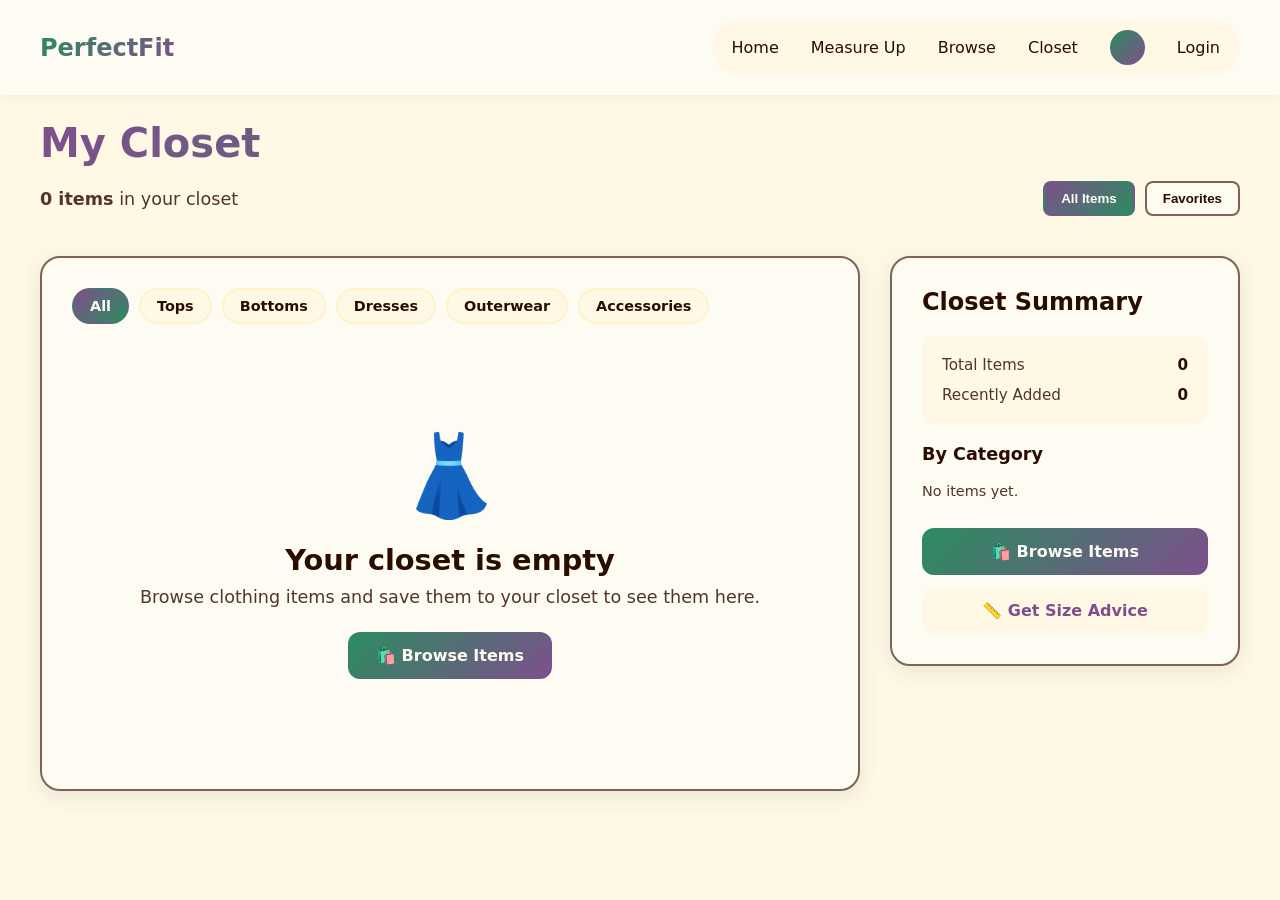
<file: Main/Closet.html>
<!DOCTYPE html>
<html lang="en">
  <head>
    <meta charset="UTF-8" />
    <meta name="viewport" content="width=device-width, initial-scale=1.0" />
    <title>My Closet - Perfect Fit</title>
    <link rel="stylesheet" type="text/css" href="../styles.css" />
    <style>
      /* added 3-4-26, style completed 3-6-26 */
      body {
        font-family: -apple-system, BlinkMacSystemFont, "Segoe UI", system-ui,
          sans-serif;
        background: var(--wt-cream);
        color: var(--text-primary);
        padding-top: 120px;
      }

      .container {
        max-width: 1200px;
        margin: 0 auto;
      }

      .top {
        margin-bottom: 40px;
      }

      .top h1 {
        font-size: 2.5rem;
        background: var(--grad-pg);
        -webkit-background-clip: text;
        -webkit-text-fill-color: transparent;
        font-weight: 800;
        margin-bottom: 10px;
      }

      .top-info {
        display: flex;
        justify-content: space-between;
        align-items: center;
        margin-top: 15px;
      }

      .item-count {
        color: var(--text-secondary);
        font-size: 1.1rem;
      }

      .view-toggle {
        display: flex;
        gap: 10px;
      }

      .view-btn {
        padding: 8px 16px;
        background: var(--wt-light);
        border: 2px solid var(--border-primary);
        border-radius: 8px;
        cursor: pointer;
        transition: all 0.3s;
        font-weight: 600;
        color: var(--text-primary);
      }

      .view-btn:hover,
      .view-btn.active {
        background: var(--grad-pg);
        color: var(--wt-light);
        border-color: transparent;
      }

      .main-layout {
        display: grid;
        grid-template-columns: 1fr 350px;
        gap: 30px;
      }

      /* Closet Items Section */
      .closet-items {
        background: var(--wt-light);
        border-radius: 20px;
        padding: 30px;
        box-shadow: 0 5px 20px rgba(92, 75, 111, 0.12);
        border: 2px solid var(--border-primary);
      }

      .closet-item {
        display: grid;
        grid-template-columns: 120px 1fr auto;
        gap: 20px;
        padding: 20px;
        background: var(--wt-cream);
        border-radius: 16px;
        margin-bottom: 20px;
        border: 2px solid transparent;
        transition: all 0.3s;
      }

      .closet-item:hover {
        border-color: var(--color-g);
      }

      .item-image {
        width: 120px;
        height: 150px;
        background: transparent;
        border-radius: 12px;
        display: flex;
        align-items: center;
        justify-content: center;
        font-size: 4rem;
      }

      .item-details {
        display: flex;
        flex-direction: column;
        justify-content: space-between;
      }

      .item-name {
        font-size: 1.3rem;
        font-weight: 700;
        color: var(--text-primary);
        margin-bottom: 8px;
      }

      .item-description {
        color: var(--text-secondary);
        font-size: 0.95rem;
        margin-bottom: 10px;
      }

      .item-meta {
        display: flex;
        gap: 20px;
        flex-wrap: wrap;
      }

      .meta-item {
        display: flex;
        align-items: center;
        gap: 6px;
        color: var(--text-secondary);
        font-size: 0.9rem;
      }

      .meta-label {
        font-weight: 600;
        color: var(--text-primary);
      }

      .size-badge {
        background: var(--grad-gp);
        color: var(--wt-light);
        padding: 4px 12px;
        border-radius: 12px;
        font-weight: 600;
        font-size: 0.85rem;
      }

      .item-actions {
        display: flex;
        flex-direction: column;
        gap: 10px;
        justify-content: center;
      }

      .action-icon-btn {
        width: 40px;
        height: 40px;
        border-radius: 10px;
        border: 2px solid var(--border-primary);
        background: var(--wt-cream);
        cursor: pointer;
        transition: all 0.3s;
        display: flex;
        align-items: center;
        justify-content: center;
        font-size: 1.2rem;
      }

      .action-icon-btn:hover {
        border-color: var(--color-g);
        background: var(--wt-light);
      }

      .action-icon-btn.delete:hover {
        border-color: #e91e63;
        background: #ffe0ea;
      }

      /* Summary Sidebar */
      .closet-summary {
        background: var(--wt-light);
        border-radius: 20px;
        padding: 30px;
        box-shadow: 0 5px 20px rgba(92, 75, 111, 0.12);
        border: 2px solid var(--border-primary);
        height: fit-content;
        position: sticky;
        top: 20px;
      }

      .summary-title {
        font-size: 1.5rem;
        font-weight: 700;
        color: var(--text-primary);
        margin-bottom: 20px;
      }

      .summary-stats {
        background: var(--wt-cream);
        padding: 20px;
        border-radius: 12px;
        margin-bottom: 20px;
      }

      .stat-row {
        display: flex;
        justify-content: space-between;
        margin-bottom: 12px;
        font-size: 0.95rem;
      }

      .stat-row:last-child {
        margin-bottom: 0;
      }

      .stat-label {
        color: var(--text-secondary);
      }

      .stat-value {
        font-weight: 700;
        color: var(--text-primary);
      }

      .category-breakdown {
        margin-bottom: 25px;
      }

      .category-breakdown h3 {
        font-size: 1.1rem;
        color: var(--text-primary);
        margin-bottom: 15px;
      }

      .category-item {
        display: flex;
        justify-content: space-between;
        align-items: center;
        padding: 12px;
        background: var(--wt-cream);
        border-radius: 10px;
        margin-bottom: 10px;
      }

      .category-name {
        display: flex;
        align-items: center;
        gap: 10px;
        color: var(--text-secondary);
        font-weight: 600;
      }

      .category-count {
        background: var(--grad-gp);
        color: var(--wt-light);
        padding: 4px 10px;
        border-radius: 12px;
        font-size: 0.85rem;
        font-weight: 600;
      }

      .action-buttons {
        display: flex;
        flex-direction: column;
        gap: 12px;
      }

      .btn {
        padding: 14px;
        border: none;
        border-radius: 12px;
        font-weight: 600;
        cursor: pointer;
        transition: all 0.3s;
        font-size: 1rem;
      }

      .btn-primary {
        background: var(--grad-gp);
        color: var(--wt-light);
      }

      .btn-primary:hover {
        transform: translateY(-2px);
        box-shadow: 0 6px 20px rgba(92, 75, 111, 0.3);
      }

      .btn-secondary {
        background: var(--wt-cream);
        color: var(--color-p);
        border: 2px solid var(--grad-gp);
      }

      .btn-secondary:hover {
        background: var(--grad-pg);
        color: var(--wt-light);
      }

      .empty-closet {
        text-align: center;
        padding: 80px 40px;
      }

      .empty-icon {
        font-size: 5rem;
        margin-bottom: 20px;
      }

      .empty-closet h3 {
        font-size: 1.8rem;
        color: var(--text-primary);
        margin-bottom: 10px;
      }

      .empty-closet p {
        color: var(--text-secondary);
        margin-bottom: 25px;
        font-size: 1.1rem;
      }

      .filter-bar {
        display: flex;
        gap: 10px;
        margin-bottom: 25px;
        flex-wrap: wrap;
      }

      .filter-chip {
        padding: 8px 16px;
        background: var(--wt-cream);
        border: 2px solid var(--border-secondary);
        border-radius: 20px;
        cursor: pointer;
        transition: all 0.3s;
        font-weight: 600;
        color: var(--text-primary);
        font-size: 0.9rem;
      }

      .filter-chip:hover,
      .filter-chip.active {
        background: var(--grad-pg);
        color: var(--wt-light);
        border-color: transparent;
      }

      @media (max-width: 968px) {
        .main-layout {
          grid-template-columns: 1fr;
        }

        .closet-summary {
          position: static;
        }

        .closet-item {
          grid-template-columns: 100px 1fr;
        }

        .item-actions {
          grid-column: 1 / -1;
          flex-direction: row;
          justify-content: center;
        }
      }
    </style>
  </head>
  <body>
    <!-- Header -->
    <div class="header">
      <div class="logo">PerfectFit</div>
      <div class="user-info">
        <nav>
          <a href="../index.html">Home</a>
          <a href="MeasureUp.html">Measure Up</a>
          <a href="Browse.html">Browse</a>
          <a href="Closet.html">Closet</a>
          <div class="user-avatar"></div>
          <a href="Login.html">Login</a>
        </nav>
      </div>
    </div>
    <div class="container">
      <div class="top">
        <h1>My Closet</h1>
        <div class="top-info">
          <div class="item-count">
            <strong id="item-count-text">Loading...</strong> in your closet
          </div>
          <div class="view-toggle">
            <button class="view-btn active">All Items</button>
            <button class="view-btn">Favorites</button>
          </div>
        </div>
      </div>

      <div class="main-layout">
        <!-- Main Closet Items -->
        <div class="closet-items">
          <div class="filter-bar">
            <div class="filter-chip active">All</div>
            <div class="filter-chip">Tops</div>
            <div class="filter-chip">Bottoms</div>
            <div class="filter-chip">Dresses</div>
            <div class="filter-chip">Outerwear</div>
            <div class="filter-chip">Accessories</div>
          </div>

          <!-- Dynamically rendered from localStorage -->
          <div id="closet-items-container"></div>
        </div>

        <!-- Summary Sidebar -->
        <div class="closet-summary">
          <h2 class="summary-title">Closet Summary</h2>

          <div class="summary-stats">
            <div class="stat-row">
              <span class="stat-label">Total Items</span>
              <span class="stat-value" id="stat-total">0</span>
            </div>
            <div class="stat-row">
              <span class="stat-label">Recently Added</span>
              <span class="stat-value" id="stat-recent">0</span>
            </div>
          </div>

          <div class="category-breakdown">
            <h3>By Category</h3>
            <div id="category-breakdown-list"></div>
          </div>

          <div class="action-buttons">
            <a
              href="Browse.html"
              class="btn btn-primary"
              style="text-decoration: none; text-align: center"
              >🛍️ Browse Items</a
            >
            <a
              href="MeasureUp.html"
              class="btn btn-secondary"
              style="text-decoration: none; text-align: center"
              >📏 Get Size Advice</a
            >
          </div>
        </div>
      </div>
    </div>

    <script>
      const STORAGE_KEY = "perfectfit_closet";

      // ── Helpers ──────────────────────────────────────────────────────
      function timeAgo(isoString) {
        const diff = Math.floor(
          (Date.now() - new Date(isoString).getTime()) / 1000
        );
        if (diff < 60) return "just now";
        if (diff < 3600) return Math.floor(diff / 60) + " min ago";
        if (diff < 86400) return Math.floor(diff / 3600) + " hr ago";
        const days = Math.floor(diff / 86400);
        if (days < 7) return days + " day" + (days > 1 ? "s" : "") + " ago";
        return new Date(isoString).toLocaleDateString();
      }

      function emojiToCategory(emoji) {
        const map = {
          "👕": "Tops",
          "👔": "Tops",
          "🧣": "Tops",
          "🩳": "Bottoms",
          "👖": "Bottoms",
          "👗": "Dresses / Skirts",
          "🧥": "Outerwear",
          "👟": "Footwear",
        };
        return map[emoji] || "Other";
      }

      // ── Remove item ──────────────────────────────────────────────────
      function removeItem(id) {
        let closet = JSON.parse(localStorage.getItem(STORAGE_KEY) || "[]");
        closet = closet.filter((item) => String(item.id) !== String(id));
        localStorage.setItem(STORAGE_KEY, JSON.stringify(closet));
        renderCloset();
      }

      // ── Main render ──────────────────────────────────────────────────
      function renderCloset() {
        const closet = JSON.parse(localStorage.getItem(STORAGE_KEY) || "[]");
        const container = document.getElementById("closet-items-container");

        // Header count
        const countEl = document.getElementById("item-count-text");
        if (countEl)
          countEl.textContent =
            closet.length + (closet.length === 1 ? " item" : " items");

        // Summary stats
        const statTotal = document.getElementById("stat-total");
        const statRecent = document.getElementById("stat-recent");
        if (statTotal) statTotal.textContent = closet.length;
        if (statRecent) {
          const recent = closet.filter(
            (i) => Date.now() - new Date(i.addedAt).getTime() < 7 * 86400 * 1000
          ).length;
          statRecent.textContent = recent;
        }

        // Category breakdown
        const catIcons = {
          Tops: "👕",
          Bottoms: "👖",
          "Dresses / Skirts": "👗",
          Outerwear: "🧥",
          Footwear: "👟",
          Other: "📦",
        };
        const catCounts = {};
        closet.forEach((item) => {
          const cat = emojiToCategory(item.emoji);
          catCounts[cat] = (catCounts[cat] || 0) + 1;
        });
        const catContainer = document.getElementById("category-breakdown-list");
        if (catContainer) {
          if (Object.keys(catCounts).length === 0) {
            catContainer.innerHTML =
              '<p style="color:var(--text-secondary);font-size:0.9rem;padding:4px 0;">No items yet.</p>';
          } else {
            catContainer.innerHTML = Object.entries(catCounts)
              .map(
                ([cat, count]) => `
              <div class="category-item">
                <div class="category-name">
                  <span>${catIcons[cat] || "📦"}</span>
                  <span>${cat}</span>
                </div>
                <div class="category-count">${count}</div>
              </div>`
              )
              .join("");
          }
        }

        // Empty state
        if (closet.length === 0) {
          container.innerHTML = `
            <div class="empty-closet">
              <div class="empty-icon">👗</div>
              <h3>Your closet is empty</h3>
              <p>Browse clothing items and save them to your closet to see them here.</p>
              <a href="Browse.html" style="display:inline-block;padding:14px 28px;background:var(--grad-gp);color:var(--wt-light);border-radius:12px;font-weight:700;text-decoration:none;">
                🛍️ Browse Items
              </a>
            </div>`;
          return;
        }

        // Render items
        container.innerHTML = closet
          .map(
            (item) => `
          <div class="closet-item">
            <div class="item-image" style="overflow:hidden;border-radius:12px;background:var(--wt-light);">
              ${
                item.image
                  ? `<img src="${item.image}" alt="${item.name}" style="width:100%;height:100%;object-fit:cover;">`
                  : `<span style="font-size:4rem;">${item.emoji || "👕"}</span>`
              }
            </div>
            <div class="item-details">
              <div>
                <div class="item-name">${item.name}</div>
                <div class="item-description">${item.brand}</div>
              </div>
              <div class="item-meta">
                <div class="meta-item">
                  <span class="meta-label">Added:</span>
                  <span>${timeAgo(item.addedAt)}</span>
                </div>
              </div>
            </div>
            <div class="item-actions">
              <a href="MeasureUp.html" class="action-icon-btn" title="Get Size Advice"
                 style="text-decoration:none;display:flex;align-items:center;justify-content:center;">📏</a>
              <button class="action-icon-btn delete" title="Remove from Closet"
                      onclick="removeItem('${item.id}')">🗑️</button>
            </div>
          </div>`
          )
          .join("");
      }

      // ── Filter chips (visual) ────────────────────────────────────────
      document.querySelectorAll(".filter-chip").forEach((chip) => {
        chip.addEventListener("click", function () {
          document
            .querySelectorAll(".filter-chip")
            .forEach((c) => c.classList.remove("active"));
          this.classList.add("active");
        });
      });

      // ── View toggle (visual) ─────────────────────────────────────────
      document.querySelectorAll(".view-btn").forEach((btn) => {
        btn.addEventListener("click", function () {
          document
            .querySelectorAll(".view-btn")
            .forEach((b) => b.classList.remove("active"));
          this.classList.add("active");
        });
      });

      // ── Init ─────────────────────────────────────────────────────────
      renderCloset();
    </script>
  </body>
</html>
</file>
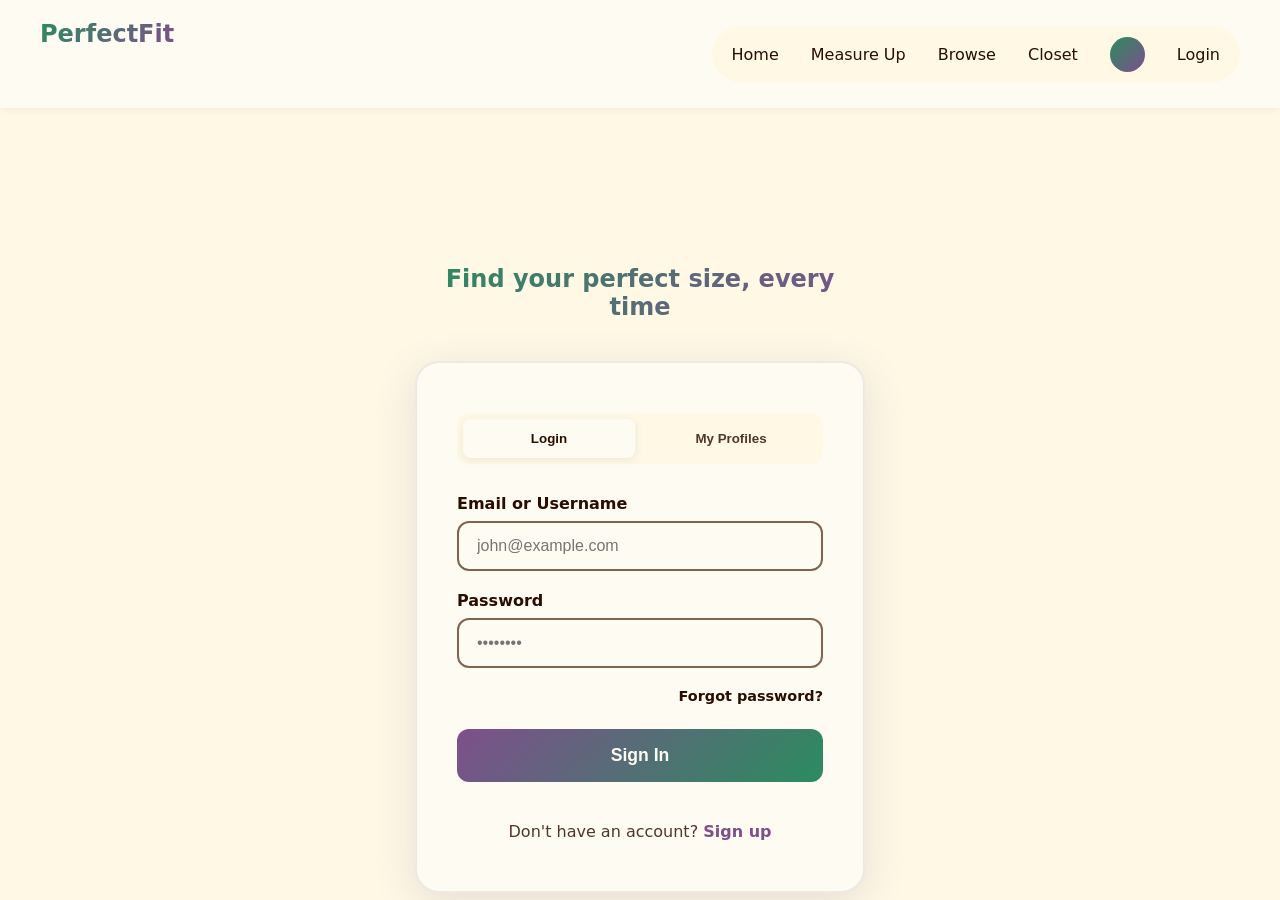
<file: Main/Login.html>
<html lang="en">
  <head>
    <meta charset="UTF-8" />
    <meta name="viewport" content="width=device-width, initial-scale=1.0" />
    <title>Login - Perfect Fit</title>
    <link rel="stylesheet" type="text/css" href="../styles.css" />
    <style>
      /* added -26, style completed -26 */
      body {
        font-family: -apple-system, BlinkMacSystemFont, "Segoe UI", system-ui,
          sans-serif;
        background: var(--wt-cream);
        padding-top: 250px;
        min-height: 100vh;
        display: flex;
        align-items: center;
        justify-content: center;
      }

      .login-container {
        max-width: 450px;
        width: 100%;
      }

      .logo {
        text-align: center;
        margin-bottom: 40px;
      }

      .logo h1 {
        font-size: 2.5rem;
        background: var(--grad-pg);
        -webkit-background-clip: text;
        -webkit-text-fill-color: transparent;
        font-weight: 800;
      }

      .logo p {
        color: #6b4836;
        margin-top: 8px;
      }

      .login-card {
        background: var(--wt-light);
        border-radius: 24px;
        padding: 50px 40px;
        box-shadow: 0 10px 40px rgba(92, 75, 111, 0.15);
        border: 2px solid rgba(92, 75, 111, 0.1);
      }

      .tab-switcher {
        display: flex;
        gap: 10px;
        margin-bottom: 30px;
        background: var(--wt-cream);
        padding: 6px;
        border-radius: 12px;
      }

      .tab {
        flex: 1;
        padding: 12px;
        border: none;
        background: transparent;
        border-radius: 8px;
        font-weight: 600;
        cursor: pointer;
        transition: all 0.3s;
        color: var(--text-secondary);
      }

      .tab.active {
        background: var(--wt-light);
        color: var(--text-primary);
        box-shadow: 0 2px 8px rgba(92, 75, 111, 0.1);
      }

      .tab-content {
        display: none;
      }

      .tab-content.active {
        display: block;
      }

      .input-group {
        margin-bottom: 20px;
      }

      .input-group label {
        display: block;
        color: var(--text-primary);
        font-weight: 600;
        margin-bottom: 8px;
      }

      .input-field {
        width: 100%;
        padding: 14px 18px;
        border: 2px solid var(--border-primary);
        border-radius: 12px;
        font-size: 1rem;
        transition: all 0.3s;
        background: var(--wt-light);
        color: var(--text-secondary);
      }

      .input-field:focus {
        outline: none;
        border-color: var(--color-g);
        background: var(--wt-cream);
        box-shadow: 0 0 0 3px rgba(92, 75, 111, 0.1);
      }

      .forgot-password {
        text-align: right;
        margin-bottom: 25px;
      }

      .forgot-password a {
        color: var(--text-primary);
        text-decoration: none;
        font-size: 0.9rem;
        font-weight: 600;
      }

      .forgot-password a:hover {
        text-decoration: underline;
      }

      .login-button {
        width: 100%;
        padding: 16px;
        background: var(--grad-pg);
        color: var(--wt-light);
        border: none;
        border-radius: 12px;
        font-size: 1.1rem;
        font-weight: 600;
        cursor: pointer;
        transition: all 0.3s;
        margin-bottom: 20px;
      }

      .login-button:hover {
        transform: translateY(-2px);
        box-shadow: 0 6px 20px rgba(92, 75, 111, 0.3);
      }

      .divider {
        text-align: center;
        margin: 30px 0;
        position: relative;
      }

      .divider::before {
        content: "";
        position: absolute;
        top: 50%;
        left: 0;
        right: 0;
        height: 1px;
        background: var(--wt-light);
      }

      .divider span {
        background: var(--wt-light);
        padding: 0 15px;
        color: var(text-secondary);
        position: relative;
        font-size: 0.9rem;
      }

      /* Profile Switcher */
      .profiles-section h3 {
        color: var(--text-secondary);
        font-size: 1.1rem;
        margin-bottom: 15px;
        text-align: center;
      }

      .profile-list {
        display: flex;
        flex-direction: column;
        gap: 12px;
      }

      .profile-card {
        display: flex;
        align-items: center;
        gap: 15px;
        padding: 15px;
        background: var(--wt-light);
        border: 2px solid var(--border-primary);
        border-radius: 12px;
        cursor: pointer;
        transition: all 0.3s;
      }

      .profile-card:hover {
        border: 2px solid var(--color-p);
        background: var(--wt-cream);
        transform: translateX(5px);
      }

      .profile-avatar {
        width: 50px;
        height: 50px;
        border-radius: 50%;
        background: var(--grad-pg);
        display: flex;
        align-items: center;
        justify-content: center;
        color: var(--wt-light);
        font-weight: 700;
        font-size: 1.2rem;
        flex-shrink: 0;
      }

      .profile-info {
        flex: 1;
      }

      .profile-name {
        font-weight: 600;
        color: var(--text-primary);
        margin-bottom: 3px;
      }

      .profile-email {
        font-size: 0.85rem;
        color: var(--text-secondary);
      }

      .profile-arrow {
        color: var(--text-secondary);
        font-size: 1.2rem;
      }

      .add-profile {
        display: flex;
        align-items: center;
        justify-content: center;
        gap: 10px;
        padding: 15px;
        background: transparent;
        border: 2px dashed var(--border-primary);
        border-radius: 12px;
        cursor: pointer;
        transition: all 0.3s;
        color: var(--text-secondary);
        font-weight: 600;
      }

      .add-profile:hover {
        background: var(--wt-cream);
      }

      .signup-link {
        text-align: center;
        margin-top: 20px;
        color: var(--text-secondary);
      }

      .signup-link a {
        color: var(--color-p);
        text-decoration: none;
        font-weight: 600;
      }

      .signup-link a:hover {
        text-decoration: underline;
      }

      @media (max-width: 480px) {
        .login-card {
          padding: 40px 25px;
        }
      }
    </style>
  </head>
  <body>
    <!-- Header -->
    <div class="header">
      <div class="logo">PerfectFit</div>
      <div class="user-info">
        <nav>
          <a href="../index.html">Home</a>
          <a href="MeasureUp.html">Measure Up</a>
          <a href="Browse.html">Browse</a>
          <a href="Closet.html">Closet</a>
          <div class="user-avatar"></div>
          <a href="Login.html">Login</a>
        </nav>
      </div>
    </div>
    <div class="login-container">
      <div class="logo">
        <p>Find your perfect size, every time</p>
      </div>

      <div class="login-card">
        <!-- Tab Switcher -->
        <div class="tab-switcher">
          <button class="tab active" onclick="switchTab('login')">Login</button>
          <button class="tab" onclick="switchTab('profiles')">
            My Profiles
          </button>
        </div>

        <!-- Login Form -->
        <div class="tab-content active" id="login-tab">
          <form>
            <div class="input-group">
              <label for="email">Email or Username</label>
              <input
                type="text"
                id="email"
                class="input-field"
                placeholder="john@example.com"
                autocomplete="email"
              />
            </div>

            <div class="input-group">
              <label for="password">Password</label>
              <input
                type="password"
                id="password"
                class="input-field"
                placeholder="••••••••"
                autocomplete="current-password"
              />
            </div>

            <div class="forgot-password">
              <a href="#">Forgot password?</a>
            </div>

            <button type="submit" class="login-button">Sign In</button>
          </form>

          <div class="signup-link">
            Don't have an account? <a href="SignUp.html">Sign up</a>
          </div>
        </div>

        <!-- Profile Switcher -->
        <div class="tab-content" id="profiles-tab">
          <div class="profiles-section">
            <h3>Choose a profile to continue</h3>

            <div class="profile-list">
              <div class="profile-card" onclick="selectProfile('John Doe')">
                <div class="profile-avatar">JD</div>
                <div class="profile-info">
                  <div class="profile-name">John Doe</div>
                  <div class="profile-email"></div>
                </div>
                <div class="profile-arrow">→</div>
              </div>

              <div class="profile-card" onclick="selectProfile('Sarah Smith')">
                <div class="profile-avatar">SS</div>
                <div class="profile-info">
                  <div class="profile-name">Sarah Doe</div>
                  <div class="profile-email"></div>
                </div>
                <div class="profile-arrow">→</div>
              </div>

              <div class="profile-card" onclick="selectProfile('Mike Johnson')">
                <div class="profile-avatar">MJ</div>
                <div class="profile-info">
                  <div class="profile-name">Mike Johnson</div>
                  <div class="profile-email"></div>
                </div>
                <div class="profile-arrow">→</div>
              </div>

              <div class="add-profile" onclick="switchTab('login')">
                <span style="font-size: 1.5rem">+</span>
                <span>Add New Profile</span>
              </div>
            </div>
          </div>
        </div>
      </div>
    </div>

    <script>
      function switchTab(tabName) {
        // Update tabs
        document.querySelectorAll(".tab").forEach((tab) => {
          tab.classList.remove("active");
        });
        event.target.classList.add("active");

        // Update content
        document.querySelectorAll(".tab-content").forEach((content) => {
          content.classList.remove("active");
        });
        document.getElementById(tabName + "-tab").classList.add("active");
      }

      function selectProfile(name) {
        alert("Logging in as " + name);
        // In a real app, this would handle the profile selection
      }

      // Prevent form submission for demo
      document.querySelector("form").addEventListener("submit", function (e) {
        e.preventDefault();
        alert("Login functionality would be implemented here!");
      });
    </script>
  </body>
</html>
</file>
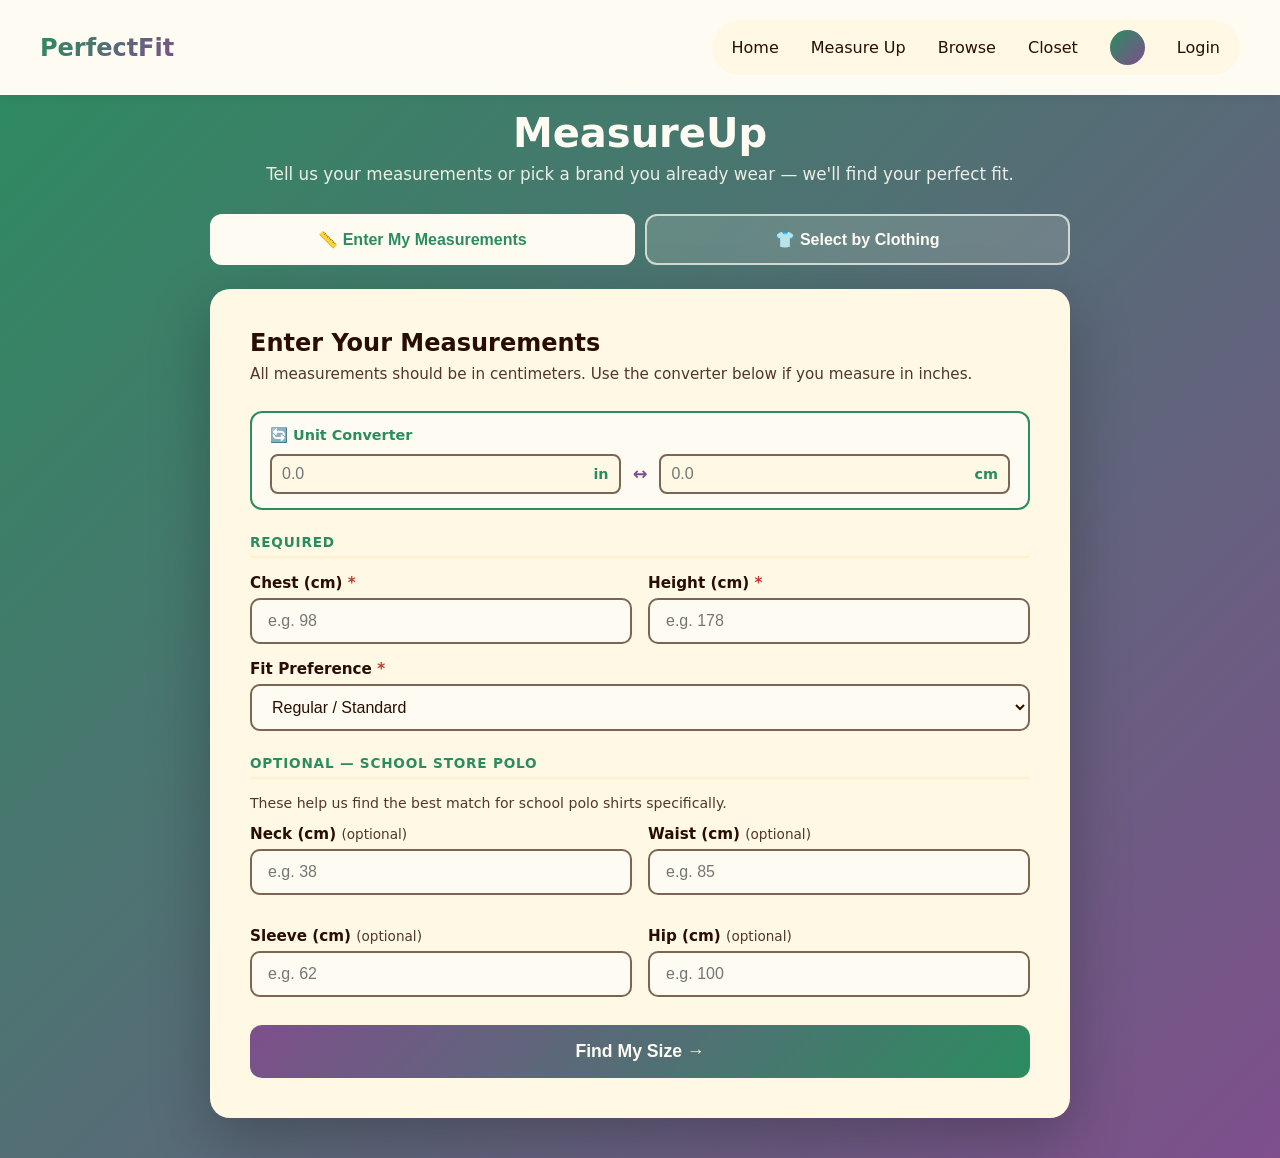
<file: Main/MeasureUp.html>
<!DOCTYPE html>
<html lang="en">
  <head>
    <meta charset="UTF-8" />
    <meta name="viewport" content="width=device-width, initial-scale=1.0" />
    <title>MeasureUp - Find Your Perfect Size</title>
    <link rel="stylesheet" type="text/css" href="../styles.css" />
    <style>
      body {
        font-family: -apple-system, BlinkMacSystemFont, "Segoe UI", system-ui,
          sans-serif;
        background: var(--grad-gp);
        min-height: 100vh;
        padding-top: 110px;
        padding-bottom: 40px;
      }

      .container {
        max-width: 900px;
        margin: 0 auto;
        padding: 0 20px;
      }

      .lead {
        text-align: center;
        color: var(--wt-light);
        margin-bottom: 30px;
      }

      .lead h1 {
        font-size: 2.5rem;
        font-weight: 800;
        margin-bottom: 8px;
      }

      .lead p {
        font-size: 1.05rem;
        opacity: 0.9;
      }

      /* ── Tab Switcher ── */
      .tab-switcher {
        display: flex;
        gap: 10px;
        margin-bottom: 24px;
      }

      .tab-btn {
        flex: 1;
        padding: 14px 20px;
        border: 2px solid rgba(254, 252, 242, 0.7);
        border-radius: 12px;
        background: rgba(254, 252, 242, 0.15);
        color: var(--wt-light);
        font-size: 1rem;
        font-weight: 600;
        cursor: pointer;
        transition: all 0.2s;
      }

      .tab-btn.active {
        background: var(--wt-light);
        color: var(--color-g);
        border-color: var(--wt-light);
      }

      .tab-btn:hover:not(.active) {
        background: rgba(254, 252, 242, 0.28);
      }

      /* ── Card ── */
      .card {
        background: var(--wt-cream);
        border-radius: 20px;
        padding: 40px;
        box-shadow: 0 20px 60px rgba(0, 0, 0, 0.25);
      }

      .card h2 {
        color: var(--text-primary);
        margin-bottom: 8px;
        font-size: 1.5rem;
        font-weight: 700;
      }

      .card .subtitle {
        color: var(--text-secondary);
        font-size: 0.95rem;
        margin-bottom: 28px;
      }

      /* ── Section dividers ── */
      .section-header {
        font-size: 0.85rem;
        font-weight: 700;
        text-transform: uppercase;
        letter-spacing: 0.8px;
        color: var(--color-g);
        border-bottom: 2px solid var(--border-secondary);
        padding-bottom: 6px;
        margin: 24px 0 16px;
      }

      /* ── Form inputs ── */
      .input-group {
        margin-bottom: 16px;
      }

      .input-group label {
        display: block;
        font-weight: 600;
        color: var(--text-primary);
        margin-bottom: 6px;
        font-size: 0.95rem;
      }

      .input-group label .optional {
        font-weight: 400;
        color: var(--text-secondary);
        font-size: 0.85rem;
      }

      .input-group label .required {
        color: #c0392b;
      }

      .input-group input,
      .input-group select {
        width: 100%;
        padding: 12px 16px;
        border: 2px solid var(--border-primary);
        border-radius: 10px;
        font-size: 1rem;
        background: var(--wt-light);
        color: var(--text-primary);
        transition: border-color 0.2s;
      }

      .input-group input:focus,
      .input-group select:focus {
        outline: none;
        border-color: var(--color-g);
        box-shadow: 0 0 0 3px rgba(43, 140, 95, 0.15);
      }

      /* ── Two column grid ── */
      .two-col {
        display: grid;
        grid-template-columns: 1fr 1fr;
        gap: 16px;
      }

      /* ── Unit converter ── */
      .unit-converter {
        background: var(--wt-light);
        border: 2px solid var(--color-g);
        border-radius: 12px;
        padding: 14px 18px;
        margin-bottom: 20px;
      }

      .unit-converter h3 {
        font-size: 0.9rem;
        font-weight: 700;
        color: var(--color-g);
        margin-bottom: 10px;
      }

      .converter-row {
        display: flex;
        align-items: center;
        gap: 12px;
      }

      .converter-field {
        flex: 1;
        display: flex;
        align-items: center;
        border: 2px solid var(--border-primary);
        border-radius: 8px;
        background: var(--wt-cream);
        overflow: hidden;
      }

      .converter-field input {
        flex: 1;
        padding: 9px 10px;
        border: none;
        outline: none;
        font-size: 1rem;
        background: transparent;
        color: var(--text-primary);
        width: 100%;
      }

      .converter-field .unit-label {
        padding: 9px 10px 9px 2px;
        font-weight: 700;
        color: var(--color-g);
        font-size: 0.9rem;
        user-select: none;
      }

      .converter-arrow {
        font-weight: 700;
        color: var(--color-p);
        font-size: 1.1rem;
      }

      /* ── Submit button ── */
      .submit-btn {
        width: 100%;
        padding: 16px;
        background: var(--grad-pg);
        color: var(--wt-light);
        border: none;
        border-radius: 12px;
        font-size: 1.1rem;
        font-weight: 700;
        cursor: pointer;
        margin-top: 12px;
        transition: all 0.2s;
      }

      .submit-btn:hover {
        opacity: 0.92;
        transform: translateY(-1px);
        box-shadow: 0 6px 20px rgba(126, 79, 140, 0.4);
      }

      .submit-btn:disabled {
        background: #ccc;
        cursor: not-allowed;
        transform: none;
        box-shadow: none;
      }

      /* ── Clothing info box ── */
      .info-box {
        background: var(--wt-light);
        border: 2px solid var(--border-primary);
        border-radius: 12px;
        padding: 20px;
        margin-bottom: 20px;
      }

      .info-box h3 {
        color: var(--text-primary);
        font-size: 1rem;
        margin-bottom: 10px;
        font-weight: 700;
      }

      .info-box p {
        color: var(--text-secondary);
        font-size: 0.9rem;
        line-height: 1.6;
      }

      /* ── Summary card ── */
      .summary-card {
        background: var(--wt-light);
        border: 2px solid var(--color-p);
        border-radius: 12px;
        padding: 16px 20px;
        margin: 14px 0;
      }

      .summary-card h4 {
        color: var(--color-p);
        font-size: 0.85rem;
        font-weight: 700;
        text-transform: uppercase;
        letter-spacing: 0.5px;
        margin-bottom: 12px;
      }

      .summary-row {
        display: flex;
        justify-content: space-between;
        align-items: center;
        padding: 5px 0;
        border-bottom: 1px solid var(--border-secondary);
        font-size: 0.9rem;
      }

      .summary-row:last-child {
        border-bottom: none;
      }
      .summary-label {
        color: var(--text-secondary);
        font-weight: 600;
      }
      .summary-value {
        color: var(--text-primary);
      }

      /* ── Chat section ── */
      .chat-section {
        display: none;
        background: var(--wt-cream);
        border-radius: 20px;
        overflow: hidden;
        box-shadow: 0 20px 60px rgba(0, 0, 0, 0.25);
      }

      .chat-header {
        background: var(--grad-pg);
        color: var(--wt-light);
        padding: 24px 30px;
      }

      .chat-header h3 {
        font-size: 1.3rem;
        margin-bottom: 4px;
      }
      .chat-header p {
        font-size: 0.9rem;
        opacity: 0.88;
      }

      .chat-messages {
        height: 420px;
        overflow-y: auto;
        padding: 24px;
        background: var(--wt-light);
        display: flex;
        flex-direction: column;
        gap: 14px;
      }

      .message {
        padding: 13px 18px;
        border-radius: 14px;
        max-width: 80%;
        line-height: 1.55;
        font-size: 0.97rem;
        animation: slideIn 0.25s ease;
      }

      @keyframes slideIn {
        from {
          opacity: 0;
          transform: translateY(8px);
        }
        to {
          opacity: 1;
          transform: translateY(0);
        }
      }

      .message.user {
        background: var(--grad-pg);
        color: var(--wt-light);
        align-self: flex-end;
      }

      .message.assistant {
        background: var(--wt-cream);
        color: var(--text-primary);
        border: 1px solid var(--border-secondary);
        align-self: flex-start;
      }

      .message.loading {
        background: var(--wt-cream);
        color: var(--text-secondary);
        font-style: italic;
        border: 1px solid var(--border-secondary);
        align-self: flex-start;
      }

      /* ── Quick questions ── */
      .quick-questions {
        padding: 14px 24px;
        background: var(--wt-cream);
        border-top: 1px solid var(--border-secondary);
      }

      .quick-questions p {
        font-size: 0.85rem;
        color: var(--text-secondary);
        margin-bottom: 8px;
      }

      .quick-btn {
        display: inline-block;
        padding: 7px 14px;
        margin: 4px;
        background: var(--wt-light);
        border: 1px solid var(--color-p);
        color: var(--color-p);
        border-radius: 20px;
        font-size: 0.83rem;
        cursor: pointer;
        transition: all 0.2s;
      }

      .quick-btn:hover {
        background: var(--color-p);
        color: var(--wt-light);
      }

      /* ── Chat input ── */
      .chat-input-area {
        display: flex;
        padding: 16px 20px;
        border-top: 1px solid var(--border-secondary);
        background: var(--wt-cream);
        gap: 10px;
        align-items: center;
      }

      #chat-input {
        flex: 1;
        padding: 13px 16px;
        border: 2px solid var(--border-primary);
        border-radius: 10px;
        font-size: 1rem;
        background: var(--wt-light);
        color: var(--text-primary);
      }

      #chat-input:focus {
        outline: none;
        border-color: var(--color-g);
      }

      .send-btn {
        padding: 13px 26px;
        background: var(--grad-gp);
        color: var(--wt-light);
        border: none;
        border-radius: 10px;
        font-weight: 700;
        cursor: pointer;
        transition: opacity 0.2s;
      }

      .send-btn:hover {
        opacity: 0.88;
      }
      .send-btn:disabled {
        background: #ccc;
        cursor: not-allowed;
      }

      /* ── Back button ── */
      .back-btn {
        background: transparent;
        border: 2px solid rgba(254, 252, 242, 0.7);
        color: var(--wt-light);
        padding: 7px 16px;
        border-radius: 8px;
        font-weight: 600;
        cursor: pointer;
        display: inline-block;
        font-size: 0.9rem;
        transition: all 0.2s;
        margin-bottom: 14px;
      }

      .back-btn:hover {
        background: rgba(254, 252, 242, 0.2);
        border-color: var(--wt-light);
      }

      /* ── Chat layout with closet sidebar ── */
      .chat-layout {
        display: flex;
      }

      .chat-main {
        flex: 1;
        min-width: 0;
        display: flex;
        flex-direction: column;
      }

      .chat-closet-sidebar {
        width: 195px;
        flex-shrink: 0;
        border-left: 1px solid var(--border-secondary);
        background: var(--wt-cream);
        display: flex;
        flex-direction: column;
      }

      .sidebar-head {
        padding: 13px 14px 9px;
        border-bottom: 1px solid var(--border-secondary);
      }

      .sidebar-head h4 {
        color: var(--text-primary);
        font-size: 0.82rem;
        font-weight: 700;
        text-transform: uppercase;
        letter-spacing: 0.5px;
        margin-bottom: 3px;
      }

      .sidebar-head p {
        font-size: 0.72rem;
        color: var(--text-secondary);
      }

      .sidebar-scroll {
        flex: 1;
        overflow-y: auto;
        padding: 10px;
        max-height: 510px;
      }

      .sidebar-closet-item {
        background: var(--wt-light);
        border: 1.5px solid var(--border-secondary);
        border-radius: 8px;
        padding: 9px 11px;
        margin-bottom: 8px;
        cursor: pointer;
        transition: all 0.15s;
      }

      .sidebar-closet-item:hover {
        border-color: var(--color-p);
        background: var(--wt-cream);
      }

      .sidebar-closet-item .sci-brand {
        font-size: 0.68rem;
        font-weight: 700;
        text-transform: uppercase;
        letter-spacing: 0.4px;
        color: var(--text-secondary);
        margin-bottom: 2px;
      }

      .sidebar-closet-item .sci-name {
        font-size: 0.82rem;
        font-weight: 600;
        color: var(--text-primary);
        line-height: 1.3;
      }

      .sidebar-closet-item .sci-hint {
        font-size: 0.68rem;
        color: var(--color-p);
        font-weight: 600;
        margin-top: 4px;
      }

      .sidebar-empty {
        text-align: center;
        color: var(--text-secondary);
        font-size: 0.8rem;
        padding: 20px 8px;
        line-height: 1.6;
      }

      @media (max-width: 700px) {
        .two-col {
          grid-template-columns: 1fr;
        }
        .card {
          padding: 24px 18px;
        }
        .chat-closet-sidebar {
          display: none;
        }
      }
    </style>
  </head>
  <body>
    <!-- Header -->
    <div class="header">
      <div class="logo">PerfectFit</div>
      <div class="user-info">
        <nav>
          <a href="../index.html">Home</a>
          <a href="MeasureUp.html">Measure Up</a>
          <a href="Browse.html">Browse</a>
          <a href="Closet.html">Closet</a>
          <div class="user-avatar"></div>
          <a href="Login.html">Login</a>
        </nav>
      </div>
    </div>

    <div class="container">
      <div class="lead">
        <h1>MeasureUp</h1>
        <p>
          Tell us your measurements or pick a brand you already wear — we'll
          find your perfect fit.
        </p>
      </div>

      <!-- Tab Switcher -->
      <div class="tab-switcher">
        <button
          class="tab-btn active"
          id="tab-manual"
          onclick="switchTab('manual')"
        >
          📏 Enter My Measurements
        </button>
        <button
          class="tab-btn"
          id="tab-clothing"
          onclick="switchTab('clothing')"
        >
          👕 Select by Clothing
        </button>
      </div>

      <!-- ── Manual Measurements Section ── -->
      <div id="manual-section">
        <div class="card">
          <h2>Enter Your Measurements</h2>
          <p class="subtitle">
            All measurements should be in centimeters. Use the converter below
            if you measure in inches.
          </p>

          <!-- Unit Converter -->
          <div class="unit-converter">
            <h3>🔄 Unit Converter</h3>
            <div class="converter-row">
              <div class="converter-field">
                <input
                  type="number"
                  id="conv-inches"
                  placeholder="0.0"
                  step="0.1"
                  oninput="convertToCm(this.value)"
                />
                <span class="unit-label">in</span>
              </div>
              <span class="converter-arrow">↔</span>
              <div class="converter-field">
                <input
                  type="number"
                  id="conv-cm"
                  placeholder="0.0"
                  step="0.1"
                  oninput="convertToInches(this.value)"
                />
                <span class="unit-label">cm</span>
              </div>
            </div>
          </div>

          <!-- Required fields -->
          <div class="section-header">Required</div>

          <div class="two-col">
            <div class="input-group">
              <label for="chest"
                >Chest (cm) <span class="required">*</span></label
              >
              <input
                type="number"
                id="chest"
                placeholder="e.g. 98"
                min="70"
                max="160"
                step="0.1"
                oninput="limitDigits(this)"
              />
            </div>
            <div class="input-group">
              <label for="height"
                >Height (cm) <span class="required">*</span></label
              >
              <input
                type="number"
                id="height"
                placeholder="e.g. 178"
                min="150"
                max="220"
                step="0.1"
                oninput="limitDigits(this)"
              />
            </div>
          </div>

          <div class="input-group">
            <label for="fit-preference"
              >Fit Preference <span class="required">*</span></label
            >
            <select id="fit-preference">
              <option value="fitted">Fitted / Athletic</option>
              <option value="regular" selected>Regular / Standard</option>
              <option value="loose">Loose / Relaxed</option>
            </select>
          </div>

          <!-- Optional School Store fields -->
          <div class="section-header">Optional — School Store Polo</div>
          <p
            style="
              color: var(--text-secondary);
              font-size: 0.88rem;
              margin-bottom: 14px;
            "
          >
            These help us find the best match for school polo shirts
            specifically.
          </p>

          <div class="two-col">
            <div class="input-group">
              <label for="neck"
                >Neck (cm) <span class="optional">(optional)</span></label
              >
              <input
                type="number"
                id="neck"
                placeholder="e.g. 38"
                min="30"
                max="55"
                step="0.1"
                oninput="limitDigits(this)"
              />
            </div>
            <div class="input-group">
              <label for="waist"
                >Waist (cm) <span class="optional">(optional)</span></label
              >
              <input
                type="number"
                id="waist"
                placeholder="e.g. 85"
                min="60"
                max="140"
                step="0.1"
                oninput="limitDigits(this)"
              />
            </div>
            <div class="input-group">
              <label for="sleeve"
                >Sleeve (cm) <span class="optional">(optional)</span></label
              >
              <input
                type="number"
                id="sleeve"
                placeholder="e.g. 62"
                min="50"
                max="90"
                step="0.1"
                oninput="limitDigits(this)"
              />
            </div>
            <div class="input-group">
              <label for="hip"
                >Hip (cm) <span class="optional">(optional)</span></label
              >
              <input
                type="number"
                id="hip"
                placeholder="e.g. 100"
                min="70"
                max="150"
                step="0.1"
                oninput="limitDigits(this)"
              />
            </div>
          </div>

          <button class="submit-btn" onclick="startChat()">
            Find My Size →
          </button>
        </div>
      </div>

      <!-- ── Clothing Selection Section ── -->
      <div id="clothing-section" style="display: none">
        <div class="card">
          <h2>Select by Clothing</h2>
          <p class="subtitle">
            Already own something that fits well? Pick the brand and size and
            we'll match it across all other brands.
          </p>

          <div class="info-box">
            <h3>ℹ️ How This Works</h3>
            <p>
              Each brand size corresponds to a specific chest and waist range.
              When you select one, we use that item's full measurement range as
              your baseline and compare it across every brand in our database —
              no tape measure needed.<br /><br />
              <strong>Best used when:</strong> you know a size that already fits
              you well in one brand and want to find the equivalent in another.
            </p>
          </div>

          <div class="input-group">
            <label for="clothing-brand"
              >Brand <span class="required">*</span></label
            >
            <select id="clothing-brand" onchange="populateSizes()">
              <option value="">-- Select a Brand --</option>
              <option value="nike">Nike</option>
              <option value="adidas">Adidas</option>
              <option value="underarmour">Under Armour</option>
              <option value="puma">Puma</option>
              <option value="schoolstore">School Store (Dry Fit Polo)</option>
            </select>
          </div>

          <div
            class="input-group"
            id="clothing-size-group"
            style="display: none"
          >
            <label for="clothing-size"
              >Size <span class="required">*</span></label
            >
            <select id="clothing-size" onchange="showSummary()">
              <option value="">-- Select a Size --</option>
            </select>
          </div>

          <div id="clothing-summary" style="display: none"></div>

          <div
            class="input-group"
            id="clothing-fit-group"
            style="display: none"
          >
            <label for="clothing-fit"
              >Fit Preference <span class="required">*</span></label
            >
            <select id="clothing-fit">
              <option value="fitted">Fitted / Athletic</option>
              <option value="regular" selected>Regular / Standard</option>
              <option value="loose">Loose / Relaxed</option>
            </select>
          </div>

          <button
            class="submit-btn"
            id="clothing-submit"
            style="display: none"
            onclick="startChatFromClothing()"
          >
            Find My Size →
          </button>
        </div>
      </div>

      <!-- ── Chat Section ── -->
      <div class="chat-section" id="chat-section">
        <div class="chat-layout">
          <!-- Main chat area -->
          <div class="chat-main">
            <div class="chat-header">
              <button class="back-btn" onclick="goBack()">← Back</button>
              <h3>💬 AI Sizing Expert</h3>
              <p>Ask me anything about sizing, fit, or brand comparisons</p>
            </div>

            <div class="chat-messages" id="chat-messages"></div>

            <div class="quick-questions">
              <p>💡 Quick questions:</p>
              <button
                class="quick-btn"
                onclick="askQuestion('What size should I get?')"
              >
                What size should I get?
              </button>
              <button
                class="quick-btn"
                onclick="askQuestion('School store polo size?')"
              >
                School store polo
              </button>
              <button
                class="quick-btn"
                onclick="askQuestion('Compare Nike vs Adidas for my size')"
              >
                Compare brands
              </button>
            </div>

            <div class="chat-input-area">
              <input
                type="text"
                id="chat-input"
                placeholder="Ask about sizing, fit preferences, brand comparisons..."
                onkeypress="if(event.key==='Enter') sendMessage()"
              />
              <button class="send-btn" onclick="sendMessage()" id="send-btn">
                Send
              </button>
            </div>
          </div>

          <!-- Closet sidebar -->
          <div class="chat-closet-sidebar">
            <div class="sidebar-head">
              <h4>👗 My Closet</h4>
              <p>Click an item to ask about it</p>
            </div>
            <div class="sidebar-scroll" id="chat-sidebar-items"></div>
          </div>
        </div>
      </div>
    </div>

    <script>
      let userMeasurements = null;
      let conversationHistory = [];
      let activeTab = "manual";

      // ── Limit measurement inputs to 3 digits ────────
      function limitDigits(input) {
        const val = input.value;
        const dot = val.indexOf(".");
        if (dot === -1 ? val.length > 3 : dot > 3) {
          input.value = val.slice(0, 3);
        }
      }

      // ── Unit converter ──────────────────────────────
      function convertToCm(val) {
        document.getElementById("conv-cm").value = val
          ? (parseFloat(val) * 2.54).toFixed(1)
          : "";
      }
      function convertToInches(val) {
        document.getElementById("conv-inches").value = val
          ? (parseFloat(val) / 2.54).toFixed(1)
          : "";
      }

      // ── Tab switching ───────────────────────────────
      function switchTab(tab) {
        activeTab = tab;
        document.getElementById("manual-section").style.display =
          tab === "manual" ? "block" : "none";
        document.getElementById("clothing-section").style.display =
          tab === "clothing" ? "block" : "none";
        document
          .getElementById("tab-manual")
          .classList.toggle("active", tab === "manual");
        document
          .getElementById("tab-clothing")
          .classList.toggle("active", tab === "clothing");
      }

      // ── Start chat (manual measurements) ───────────
      function startChat() {
        const chest = document.getElementById("chest").value;
        const height = document.getElementById("height").value;
        if (!chest || !height) {
          alert("Please enter your chest and height measurements.");
          return;
        }

        const returningUser =
          document.getElementById("chat-messages").innerHTML !== "";

        userMeasurements = {
          chest: parseFloat(chest),
          height: parseFloat(height),
          fitPreference: document.getElementById("fit-preference").value,
          neck: document.getElementById("neck").value
            ? parseFloat(document.getElementById("neck").value)
            : null,
          waist: document.getElementById("waist").value
            ? parseFloat(document.getElementById("waist").value)
            : null,
          sleeve: document.getElementById("sleeve").value
            ? parseFloat(document.getElementById("sleeve").value)
            : null,
          hip: document.getElementById("hip").value
            ? parseFloat(document.getElementById("hip").value)
            : null,
        };

        showChatSection();

        if (!returningUser) {
          const optionals = ["neck", "waist", "sleeve", "hip"].filter(
            (k) => userMeasurements[k]
          );
          const extra = optionals.length
            ? ` along with ${optionals.length} optional measurement${
                optionals.length > 1 ? "s" : ""
              }`
            : "";
          addMessage(
            "assistant",
            `Hi! I have your measurements — ${chest}cm chest and ${height}cm height${extra}. What would you like to know about sizing?`
          );
        } else {
          const note = `Got it — I've updated your measurements to ${chest}cm chest and ${height}cm height. Feel free to keep asking!`;
          addMessage("assistant", note);
          conversationHistory.push({ role: "assistant", content: note });
        }
      }

      // ── Sizing data for clothing selection ──────────
      const SIZING_DATA = {
        nike: {
          name: "Nike",
          fitStyle: "regular",
          sizes: [
            { size: "2XS", chest_min: 72, chest_max: 80, height_max: 170 },
            {
              size: "XS",
              chest_min: 80,
              chest_max: 88,
              height_min: 170,
              height_max: 183,
            },
            {
              size: "S",
              chest_min: 88,
              chest_max: 96,
              height_min: 170,
              height_max: 183,
            },
            {
              size: "M",
              chest_min: 96,
              chest_max: 104,
              height_min: 170,
              height_max: 183,
            },
            {
              size: "L",
              chest_min: 104,
              chest_max: 112,
              height_min: 170,
              height_max: 183,
            },
            {
              size: "XL",
              chest_min: 112,
              chest_max: 124,
              height_min: 170,
              height_max: 183,
            },
            {
              size: "2XL",
              chest_min: 124,
              chest_max: 136,
              height_min: 170,
              height_max: 183,
            },
            {
              size: "3XL",
              chest_min: 136,
              chest_max: 148,
              height_min: 170,
              height_max: 183,
            },
            {
              size: "4XL",
              chest_min: 148,
              chest_max: 160,
              height_min: 170,
              height_max: 183,
            },
            {
              size: "S (Tall)",
              chest_min: 88,
              chest_max: 96,
              height_min: 183,
              height_max: 196,
            },
            {
              size: "M (Tall)",
              chest_min: 96,
              chest_max: 104,
              height_min: 183,
              height_max: 196,
            },
            {
              size: "L (Tall)",
              chest_min: 104,
              chest_max: 112,
              height_min: 183,
              height_max: 196,
            },
            {
              size: "XL (Tall)",
              chest_min: 112,
              chest_max: 124,
              height_min: 183,
              height_max: 196,
            },
            {
              size: "2XL (Tall)",
              chest_min: 124,
              chest_max: 136,
              height_min: 183,
              height_max: 196,
            },
            {
              size: "3XL (Tall)",
              chest_min: 136,
              chest_max: 148,
              height_min: 183,
              height_max: 196,
            },
            {
              size: "4XL (Tall)",
              chest_min: 148,
              chest_max: 160,
              height_min: 183,
              height_max: 196,
            },
          ],
        },
        adidas: {
          name: "Adidas",
          fitStyle: "regular",
          sizes: [
            { size: "XS", chest_min: 83, chest_max: 86 },
            { size: "S", chest_min: 87, chest_max: 92 },
            { size: "M", chest_min: 93, chest_max: 100 },
            { size: "L", chest_min: 101, chest_max: 108 },
            { size: "XL", chest_min: 109, chest_max: 118 },
            { size: "2XL", chest_min: 119, chest_max: 130 },
            { size: "3XL", chest_min: 131, chest_max: 142 },
            { size: "XS Short", chest_min: 83, chest_max: 86, height_max: 175 },
            { size: "S Short", chest_min: 87, chest_max: 92, height_max: 175 },
            { size: "M Short", chest_min: 93, chest_max: 100, height_max: 175 },
            {
              size: "L Short",
              chest_min: 101,
              chest_max: 108,
              height_max: 175,
            },
            {
              size: "XL Short",
              chest_min: 109,
              chest_max: 118,
              height_max: 175,
            },
            {
              size: "2XL Short",
              chest_min: 119,
              chest_max: 130,
              height_max: 175,
            },
            {
              size: "3XL Short",
              chest_min: 131,
              chest_max: 142,
              height_max: 175,
            },
            { size: "S Tall", chest_min: 87, chest_max: 92, height_min: 188 },
            { size: "M Tall", chest_min: 93, chest_max: 100, height_min: 188 },
            { size: "L Tall", chest_min: 101, chest_max: 108, height_min: 188 },
            {
              size: "XL Tall",
              chest_min: 109,
              chest_max: 118,
              height_min: 188,
            },
            {
              size: "2XL Tall",
              chest_min: 119,
              chest_max: 130,
              height_min: 188,
            },
            {
              size: "3XL Tall",
              chest_min: 131,
              chest_max: 142,
              height_min: 188,
            },
            {
              size: "4XL Tall",
              chest_min: 143,
              chest_max: 154,
              height_min: 188,
            },
          ],
        },
        underarmour: {
          name: "Under Armour",
          fitStyle: "multiple",
          sizes: [
            { size: "XS Compression", chest_min: 79, chest_max: 86 },
            { size: "SM Compression", chest_min: 86, chest_max: 94 },
            { size: "MD Compression", chest_min: 94, chest_max: 104 },
            { size: "LG Compression", chest_min: 104, chest_max: 112 },
            { size: "XL Compression", chest_min: 112, chest_max: 122 },
            { size: "XXL Compression", chest_min: 122, chest_max: 132 },
            { size: "3XL Compression", chest_min: 132, chest_max: 142 },
            { size: "4XL Compression", chest_min: 142, chest_max: 152 },
            { size: "5XL Compression", chest_min: 152, chest_max: 163 },
            { size: "XS Fitted", chest_min: 79, chest_max: 86 },
            { size: "SM Fitted", chest_min: 86, chest_max: 94 },
            { size: "MD Fitted", chest_min: 94, chest_max: 104 },
            { size: "LG Fitted", chest_min: 104, chest_max: 112 },
            { size: "XL Fitted", chest_min: 112, chest_max: 122 },
            { size: "XXL Fitted", chest_min: 122, chest_max: 132 },
            { size: "3XL Fitted", chest_min: 132, chest_max: 142 },
            { size: "4XL Fitted", chest_min: 142, chest_max: 152 },
            { size: "5XL Fitted", chest_min: 152, chest_max: 163 },
            { size: "XS Loose", chest_min: 79, chest_max: 86 },
            { size: "SM Loose", chest_min: 86, chest_max: 94 },
            { size: "MD Loose", chest_min: 94, chest_max: 104 },
            { size: "LG Loose", chest_min: 104, chest_max: 112 },
            { size: "XL Loose", chest_min: 112, chest_max: 122 },
            { size: "XXL Loose", chest_min: 122, chest_max: 132 },
            { size: "3XL Loose", chest_min: 132, chest_max: 142 },
            { size: "4XL Loose", chest_min: 142, chest_max: 152 },
            { size: "5XL Loose", chest_min: 152, chest_max: 163 },
          ],
        },
        puma: {
          name: "Puma",
          fitStyle: "regular",
          sizes: [
            { size: "XXS", chest_min: 73, chest_max: 80 },
            { size: "XS", chest_min: 81, chest_max: 88 },
            { size: "S", chest_min: 89, chest_max: 96 },
            { size: "M", chest_min: 97, chest_max: 104 },
            { size: "L", chest_min: 105, chest_max: 113 },
            { size: "XL", chest_min: 114, chest_max: 123 },
            { size: "2XL", chest_min: 124, chest_max: 133 },
            { size: "3XL", chest_min: 134, chest_max: 143 },
            { size: "4XL", chest_min: 144, chest_max: 153 },
          ],
        },
        schoolstore: {
          name: "School Store",
          fitStyle: "regular",
          sizes: [
            {
              size: "Youth 2XS",
              chest_min: 54.6,
              chest_max: 57.1,
              waist_min: 48.3,
              waist_max: 53.3,
            },
            {
              size: "Youth XS",
              chest_min: 57.1,
              chest_max: 59.7,
              waist_min: 53.3,
              waist_max: 55.9,
            },
            {
              size: "Youth S",
              chest_min: 59.7,
              chest_max: 69.8,
              waist_min: 55.9,
              waist_max: 61,
            },
            {
              size: "Youth M",
              chest_min: 69.8,
              chest_max: 74.9,
              waist_min: 62.2,
              waist_max: 66,
            },
            {
              size: "Youth L",
              chest_min: 74.9,
              chest_max: 82.5,
              waist_min: 67.3,
              waist_max: 71.1,
            },
            { size: "Youth XL", chest_min: 83.8, chest_max: 90.2 },
            {
              size: "Adult S",
              chest_min: 88.9,
              chest_max: 94,
              neck_min: 36.8,
              neck_max: 38.1,
              waist_min: 74.9,
              waist_max: 78.7,
              sleeve_min: 81.9,
              sleeve_max: 82.9,
            },
            {
              size: "Adult M",
              chest_min: 94,
              chest_max: 101.6,
              neck_min: 38.1,
              neck_max: 39.4,
              waist_min: 80,
              waist_max: 86.4,
              sleeve_min: 82.9,
              sleeve_max: 83.8,
            },
            {
              size: "Adult L",
              chest_min: 102.9,
              chest_max: 111.8,
              neck_min: 40.6,
              neck_max: 41.9,
              waist_min: 87.6,
              waist_max: 96.5,
              sleeve_min: 84.8,
              sleeve_max: 85.1,
            },
            {
              size: "Adult XL",
              chest_min: 113,
              chest_max: 121.9,
              neck_min: 43.2,
              neck_max: 44.5,
              waist_min: 97.8,
              waist_max: 106.7,
              sleeve_min: 85.7,
              sleeve_max: 86.7,
            },
            {
              size: "Adult 2XL",
              chest_min: 123.2,
              chest_max: 132.1,
              neck_min: 45.7,
              neck_max: 47,
              waist_min: 108,
              waist_max: 116.8,
              sleeve_min: 87.6,
              sleeve_max: 88.6,
            },
            {
              size: "Adult 3XL",
              chest_min: 133.3,
              chest_max: 142.2,
              neck_min: 48.3,
              neck_max: 49.5,
              waist_min: 118.1,
              waist_max: 121.9,
              sleeve_min: 89.2,
              sleeve_max: null,
            },
            {
              size: "Adult 4XL",
              chest_min: 143.5,
              chest_max: 147.3,
              neck_min: 50.8,
              neck_max: 52.1,
            },
          ],
        },
      };

      // ── Populate sizes dropdown ─────────────────────
      function populateSizes() {
        const brandKey = document.getElementById("clothing-brand").value;
        const sizeGroup = document.getElementById("clothing-size-group");
        const sizeSelect = document.getElementById("clothing-size");
        document.getElementById("clothing-summary").style.display = "none";
        document.getElementById("clothing-fit-group").style.display = "none";
        document.getElementById("clothing-submit").style.display = "none";
        sizeSelect.innerHTML = '<option value="">-- Select a Size --</option>';
        if (!brandKey) {
          sizeGroup.style.display = "none";
          return;
        }
        SIZING_DATA[brandKey].sizes.forEach((s) => {
          const opt = document.createElement("option");
          opt.value = s.size;
          opt.textContent = s.size;
          sizeSelect.appendChild(opt);
        });
        sizeGroup.style.display = "block";
      }

      // ── Show measurement summary card ───────────────
      function showSummary() {
        const brandKey = document.getElementById("clothing-brand").value;
        const sizeName = document.getElementById("clothing-size").value;
        const summaryDiv = document.getElementById("clothing-summary");
        if (!brandKey || !sizeName) {
          summaryDiv.style.display = "none";
          return;
        }

        const brand = SIZING_DATA[brandKey];
        const sizeData = brand.sizes.find((s) => s.size === sizeName);
        if (!sizeData) return;

        let rows = `<div class="summary-row"><span class="summary-label">Chest</span><span class="summary-value">${sizeData.chest_min} – ${sizeData.chest_max} cm</span></div>`;
        if (sizeData.height_min || sizeData.height_max)
          rows += `<div class="summary-row"><span class="summary-label">Height</span><span class="summary-value">${
            sizeData.height_min ?? "—"
          } – ${sizeData.height_max ?? "—"} cm</span></div>`;
        if (sizeData.waist_min != null)
          rows += `<div class="summary-row"><span class="summary-label">Waist</span><span class="summary-value">${sizeData.waist_min} – ${sizeData.waist_max} cm</span></div>`;
        if (sizeData.neck_min != null)
          rows += `<div class="summary-row"><span class="summary-label">Neck</span><span class="summary-value">${sizeData.neck_min} – ${sizeData.neck_max} cm</span></div>`;
        if (sizeData.sleeve_min != null)
          rows += `<div class="summary-row"><span class="summary-label">Sleeve</span><span class="summary-value">${
            sizeData.sleeve_min
          } – ${sizeData.sleeve_max ?? "—"} cm</span></div>`;

        summaryDiv.innerHTML = `<div class="summary-card"><h4>📐 ${brand.name} — ${sizeName}</h4>${rows}</div>`;
        summaryDiv.style.display = "block";
        document.getElementById("clothing-fit-group").style.display = "block";
        document.getElementById("clothing-submit").style.display = "block";
      }

      // ── Start chat (clothing selection) ─────────────
      function startChatFromClothing() {
        const brandKey = document.getElementById("clothing-brand").value;
        const sizeName = document.getElementById("clothing-size").value;
        const fitPref = document.getElementById("clothing-fit").value;
        if (!brandKey || !sizeName) {
          alert("Please select a brand and size.");
          return;
        }

        const brand = SIZING_DATA[brandKey];
        const sizeData = brand.sizes.find((s) => s.size === sizeName);
        if (!sizeData) return;

        const repChest = parseFloat(
          ((sizeData.chest_min + sizeData.chest_max) / 2).toFixed(1)
        );
        const repHeight =
          sizeData.height_min && sizeData.height_max
            ? parseFloat(
                ((sizeData.height_min + sizeData.height_max) / 2).toFixed(1)
              )
            : sizeData.height_min || sizeData.height_max || null;

        userMeasurements = {
          chest: repChest,
          height: repHeight,
          fitPreference: fitPref,
          waist:
            sizeData.waist_min != null
              ? parseFloat(
                  ((sizeData.waist_min + sizeData.waist_max) / 2).toFixed(1)
                )
              : null,
          neck:
            sizeData.neck_min != null
              ? parseFloat(
                  ((sizeData.neck_min + sizeData.neck_max) / 2).toFixed(1)
                )
              : null,
          sleeve:
            sizeData.sleeve_min != null
              ? parseFloat(
                  (
                    (sizeData.sleeve_min +
                      (sizeData.sleeve_max || sizeData.sleeve_min)) /
                    2
                  ).toFixed(1)
                )
              : null,
          measurementSource: {
            brand: brand.name,
            size: sizeName,
            chestMin: sizeData.chest_min,
            chestMax: sizeData.chest_max,
            heightMin: sizeData.height_min || null,
            heightMax: sizeData.height_max || null,
            waistMin: sizeData.waist_min || null,
            waistMax: sizeData.waist_max || null,
            neckMin: sizeData.neck_min || null,
            neckMax: sizeData.neck_max || null,
            sleeveMin: sizeData.sleeve_min || null,
            sleeveMax: sizeData.sleeve_max || null,
          },
        };

        const returningUser =
          document.getElementById("chat-messages").innerHTML !== "";

        showChatSection();

        if (!returningUser) {
          addMessage(
            "assistant",
            `Hi! I can see you have a ${brand.name} ${sizeName} with a chest range of ${sizeData.chest_min}–${sizeData.chest_max}cm. I'll use those measurements to help you find the best equivalent size across our other brands. What would you like to know?`
          );
        } else {
          const note = `Got it — I've updated your reference to ${brand.name} ${sizeName} (chest range ${sizeData.chest_min}–${sizeData.chest_max}cm). Feel free to keep asking!`;
          addMessage("assistant", note);
          conversationHistory.push({ role: "assistant", content: note });
        }
      }

      // ── Show/hide chat section ──────────────────────
      function showChatSection() {
        document.getElementById("manual-section").style.display = "none";
        document.getElementById("clothing-section").style.display = "none";
        document.querySelector(".tab-switcher").style.display = "none";
        document.getElementById("chat-section").style.display = "block";
        renderChatSidebar();
      }

      // ── Closet sidebar ──────────────────────────────
      function renderChatSidebar() {
        const container = document.getElementById("chat-sidebar-items");
        if (!container) return;
        const closet = JSON.parse(
          localStorage.getItem("perfectfit_closet") || "[]"
        );

        if (closet.length === 0) {
          container.innerHTML = `<div class="sidebar-empty">No saved items yet.<br><br>Browse clothing and tap <strong>Save to Closet</strong> to add items here.</div>`;
          return;
        }

        container.innerHTML = closet
          .map(
            (item) => `
          <div class="sidebar-closet-item" onclick="askAboutClosetItem('${
            item.id
          }')" title="${item.name}">
            <div class="sci-brand">${item.brand}</div>
            <div class="sci-name">${item.emoji || ""} ${item.name}</div>
            <div class="sci-hint">+ Ask about this</div>
          </div>`
          )
          .join("");
      }

      function askAboutClosetItem(id) {
        const closet = JSON.parse(
          localStorage.getItem("perfectfit_closet") || "[]"
        );
        const item = closet.find((i) => String(i.id) === String(id));
        if (!item) return;
        const input = document.getElementById("chat-input");
        input.value = `I'm looking at the ${item.name} by ${item.brand}. What size should I get?`;
        input.focus();
        input.style.borderColor = "var(--color-p)";
        setTimeout(() => {
          input.style.borderColor = "";
        }, 800);
      }

      // ── Go back to measurement form ─────────────────
      function goBack() {
        document.getElementById("chat-section").style.display = "none";
        document.querySelector(".tab-switcher").style.display = "flex";

        // Re-populate manual form with saved values
        if (userMeasurements && !userMeasurements.measurementSource) {
          if (userMeasurements.chest)
            document.getElementById("chest").value = userMeasurements.chest;
          if (userMeasurements.height)
            document.getElementById("height").value = userMeasurements.height;
          if (userMeasurements.fitPreference)
            document.getElementById("fit-preference").value =
              userMeasurements.fitPreference;
          if (userMeasurements.neck)
            document.getElementById("neck").value = userMeasurements.neck;
          if (userMeasurements.waist)
            document.getElementById("waist").value = userMeasurements.waist;
          if (userMeasurements.sleeve)
            document.getElementById("sleeve").value = userMeasurements.sleeve;
          if (userMeasurements.hip)
            document.getElementById("hip").value = userMeasurements.hip;
        }

        // Re-populate clothing tab with saved selections
        if (userMeasurements?.measurementSource) {
          const src = userMeasurements.measurementSource;
          const brandKeyMap = {
            Nike: "nike",
            Adidas: "adidas",
            "Under Armour": "underarmour",
            Puma: "puma",
            "School Store Dry Fit Polo": "schoolstore",
          };
          const brandKey = brandKeyMap[src.brand];
          if (brandKey) {
            document.getElementById("clothing-brand").value = brandKey;
            populateSizes();
            setTimeout(() => {
              document.getElementById("clothing-size").value = src.size;
              showSummary();
            }, 0);
          }
          if (userMeasurements.fitPreference) {
            document.getElementById("clothing-fit").value =
              userMeasurements.fitPreference;
          }
        }

        if (activeTab === "clothing") {
          document.getElementById("clothing-section").style.display = "block";
        } else {
          document.getElementById("manual-section").style.display = "block";
        }
      }

      // ── Quick question buttons ──────────────────────
      function askQuestion(q) {
        document.getElementById("chat-input").value = q;
        sendMessage();
      }

      // ── Send message ────────────────────────────────
      async function sendMessage() {
        const input = document.getElementById("chat-input");
        const message = input.value.trim();
        if (!message) return;

        const sendBtn = document.getElementById("send-btn");
        sendBtn.disabled = true;
        addMessage("user", message);
        input.value = "";

        const loadingId = addMessage("assistant", "Thinking...", true);

        try {
          const response = await fetch("http://localhost:3000/api/chat", {
            method: "POST",
            headers: { "Content-Type": "application/json" },
            body: JSON.stringify({
              userMessage: message,
              userMeasurements,
              conversationHistory,
            }),
          });

          const data = await response.json();
          removeMessage(loadingId);

          if (data.success) {
            addMessage("assistant", data.reply);
            conversationHistory.push(
              { role: "user", content: message },
              { role: "assistant", content: data.reply }
            );
          } else {
            addMessage(
              "assistant",
              "Sorry, something went wrong. Please try again."
            );
          }
        } catch (err) {
          removeMessage(loadingId);
          addMessage(
            "assistant",
            "Could not reach the server. Make sure the server is running."
          );
        } finally {
          sendBtn.disabled = false;
        }
      }

      // ── Message helpers ─────────────────────────────
      function addMessage(role, content, isLoading = false) {
        const box = document.getElementById("chat-messages");
        const div = document.createElement("div");
        const id = "msg-" + Date.now() + Math.random();
        div.id = id;
        div.className = `message ${role}${isLoading ? " loading" : ""}`;
        div.textContent = content;
        box.appendChild(div);
        box.scrollTop = box.scrollHeight;
        return id;
      }

      function removeMessage(id) {
        const el = document.getElementById(id);
        if (el) el.remove();
      }
    </script>
  </body>
</html>
</file>
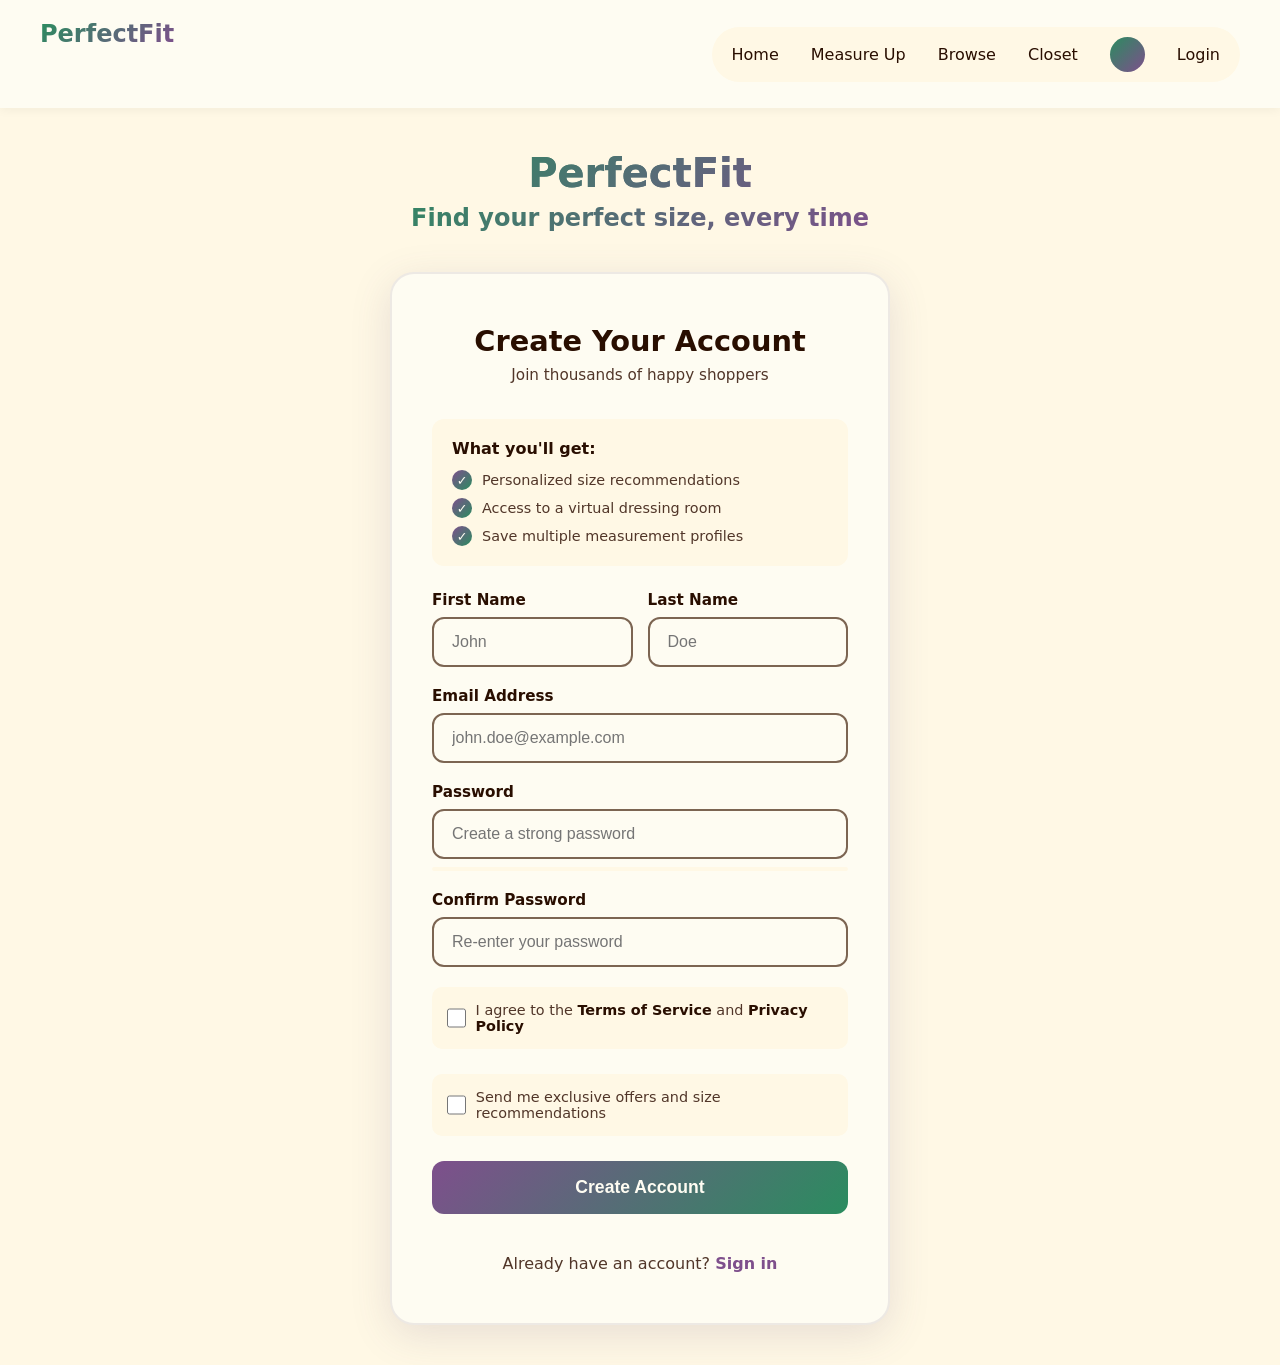
<file: Main/SignUp.html>
<!DOCTYPE html>
<html lang="en">
  <head>
    <meta charset="UTF-8" />
    <meta name="viewport" content="width=device-width, initial-scale=1.0" />
    <title>Sign Up - Perfect Fit</title>
    <link rel="stylesheet" type="text/css" href="../styles.css" />
    <style>
      /* added 2-23-26, style completed 2-26-26 */
      body {
        font-family: -apple-system, BlinkMacSystemFont, "Segoe UI", system-ui,
          sans-serif;
        background: var(--wt-cream);
        min-height: 100vh;
        display: flex;
        align-items: center;
        justify-content: center;
        padding: 40px 20px;
        padding-top: 150px;
      }

      .signup-container {
        max-width: 500px;
        width: 100%;
      }

      .logo {
        text-align: center;
        margin-bottom: 40px;
      }

      .logo h1 {
        font-size: 2.5rem;
        background: var(--grad-gp);
        -webkit-background-clip: text;
        -webkit-text-fill-color: transparent;
        font-weight: 800;
      }

      .logo p {
        color: #6b4836;
        margin-top: 8px;
      }

      .signup-card {
        background: var(--wt-light);
        border-radius: 24px;
        padding: 50px 40px;
        box-shadow: 0 10px 40px rgba(92, 75, 111, 0.15);
        border: 2px solid rgba(92, 75, 111, 0.1);
      }

      .signup-header {
        text-align: center;
        margin-bottom: 35px;
      }

      .signup-header h2 {
        font-size: 1.8rem;
        color: var(--text-primary);
        margin-bottom: 8px;
      }

      .signup-header p {
        color: var(--text-secondary);
        font-size: 0.95rem;
      }

      .input-group {
        margin-bottom: 20px;
      }

      .input-group label {
        display: block;
        color: var(--text-primary);
        font-weight: 600;
        margin-bottom: 8px;
        font-size: 0.95rem;
      }

      .input-field {
        width: 100%;
        padding: 14px 18px;
        border: 2px solid var(--border-primary);
        border-radius: 12px;
        font-size: 1rem;
        transition: all 0.3s;
        background: var(--wt-light);
        color: var(--text-secondary);
      }

      .input-field:focus {
        outline: none;
        border-color: var(--color-g);
        background: var(--wt-cream);
        box-shadow: 0 0 0 3px rgba(92, 75, 111, 0.1);
      }

      .two-column {
        display: grid;
        grid-template-columns: 1fr 1fr;
        gap: 15px;
      }

      .checkbox-group {
        display: flex;
        align-items: center;
        gap: 10px;
        margin-bottom: 25px;
        padding: 15px;
        background: var(--wt-cream);
        border-radius: 10px;
      }

      .checkbox-group input[type="checkbox"] {
        width: 20px;
        height: 20px;
        cursor: pointer;
        accent-color: var(--color-g);
      }

      .checkbox-group label {
        color: var(--text-secondary);
        font-size: 0.9rem;
        cursor: pointer;
        margin: 0;
      }

      .checkbox-group label a {
        color: var(--text-primary);
        text-decoration: none;
        font-weight: 600;
      }

      .checkbox-group label a:hover {
        text-decoration: underline;
      }

      .signup-button {
        width: 100%;
        padding: 16px;
        background: var(--grad-pg);
        color: var(--wt-light);
        border: none;
        border-radius: 12px;
        font-size: 1.1rem;
        font-weight: 600;
        cursor: pointer;
        transition: all 0.3s;
        margin-bottom: 20px;
      }

      .signup-button:hover {
        transform: translateY(-2px);
        box-shadow: 0 6px 20px rgba(92, 75, 111, 0.3);
      }

      .signup-button:disabled {
        opacity: 0.5;
        cursor: not-allowed;
        transform: none;
      }

      .divider {
        text-align: center;
        margin: 25px 0;
        position: relative;
      }

      .divider::before {
        content: "";
        position: absolute;
        top: 50%;
        left: 0;
        right: 0;
        height: 1px;
        background: var(--wt-cream);
      }

      .divider span {
        background: var(--wt-light);
        padding: 0 15px;
        color: var(--text-secondary);
        position: relative;
        font-size: 0.9rem;
      }

      .social-signup {
        display: flex;
        flex-direction: column;
        gap: 12px;
        margin-bottom: 25px;
      }

      .social-button {
        display: flex;
        align-items: center;
        justify-content: center;
        gap: 12px;
        padding: 14px;
        border: 2px solid var(--border-primary);
        border-radius: 12px;
        background: var(--wt-light);
        cursor: pointer;
        transition: all 0.3s;
        font-weight: 600;
        color: var(--text-primary);
      }

      .social-button:hover {
        border-color: var(--color-g);
        background: var(--wt-cream);
      }

      .social-icon {
        width: 20px;
        height: 20px;
        font-size: 1.2rem;
      }

      .login-link {
        text-align: center;
        margin-top: 20px;
        color: var(--text-secondary);
      }

      .login-link a {
        color: var(--color-p);
        text-decoration: none;
        font-weight: 600;
      }

      .login-link a:hover {
        text-decoration: underline;
      }

      .benefits {
        background: var(--wt-cream);
        padding: 20px;
        border-radius: 12px;
        margin-bottom: 25px;
      }

      .benefits h3 {
        color: var(--text-primary);
        font-size: 1rem;
        margin-bottom: 12px;
      }

      .benefit-item {
        display: flex;
        align-items: center;
        gap: 10px;
        color: var(--text-secondary);
        font-size: 0.9rem;
        margin-bottom: 8px;
      }

      .benefit-item:last-child {
        margin-bottom: 0;
      }

      .check-icon {
        width: 20px;
        height: 20px;
        background: var(--grad-pg);
        border-radius: 50%;
        color: var(--wt-light);
        display: flex;
        align-items: center;
        justify-content: center;
        font-size: 0.8rem;
        flex-shrink: 0;
      }

      .password-strength {
        margin-top: 8px;
        font-size: 0.85rem;
      }

      .strength-bar {
        height: 4px;
        background: var(--wt-cream);
        border-radius: 2px;
        margin-top: 5px;
        overflow: hidden;
      }

      .strength-fill {
        height: 100%;
        width: 0%;
        transition: all 0.3s;
        border-radius: 2px;
      }

      .strength-weak {
        width: 33%;
        background: #de202e;
      }
      .strength-medium {
        width: 66%;
        background: #e88530;
      }
      .strength-strong {
        width: 100%;
        background: var(--color-g);
      }

      @media (max-width: 480px) {
        .signup-card {
          padding: 40px 25px;
        }

        .two-column {
          grid-template-columns: 1fr;
        }
      }
    </style>
  </head>
  <body>
    <!-- Header -->
    <div class="header">
      <div class="logo">PerfectFit</div>
      <div class="user-info">
        <nav>
          <a href="../index.html">Home</a>
          <a href="MeasureUp.html">Measure Up</a>
          <a href="Browse.html">Browse</a>
          <a href="Closet.html">Closet</a>
          <div class="user-avatar"></div>
          <a href="Login.html">Login</a>
        </nav>
      </div>
    </div>
    <div class="signup-container">
      <div class="logo">
        <h1>PerfectFit</h1>
        <p>Find your perfect size, every time</p>
      </div>

      <div class="signup-card">
        <div class="signup-header">
          <h2>Create Your Account</h2>
          <p>Join thousands of happy shoppers</p>
        </div>

        <!-- Benefits Section -->
        <div class="benefits">
          <h3>What you'll get:</h3>
          <div class="benefit-item">
            <div class="check-icon">✓</div>
            <span>Personalized size recommendations</span>
          </div>
          <div class="benefit-item">
            <div class="check-icon">✓</div>
            <span>Access to a virtual dressing room</span>
          </div>
          <div class="benefit-item">
            <div class="check-icon">✓</div>
            <span>Save multiple measurement profiles</span>
          </div>
        </div>

        <form id="signup-form">
          <!-- Name Fields -->
          <div class="two-column">
            <div class="input-group">
              <label for="first-name">First Name</label>
              <input
                type="text"
                id="first-name"
                class="input-field"
                placeholder="John"
                required
              />
            </div>

            <div class="input-group">
              <label for="last-name">Last Name</label>
              <input
                type="text"
                id="last-name"
                class="input-field"
                placeholder="Doe"
                required
              />
            </div>
          </div>

          <!-- Email -->
          <div class="input-group">
            <label for="email">Email Address</label>
            <input
              type="email"
              id="email"
              class="input-field"
              placeholder="john.doe@example.com"
              required
            />
          </div>

          <!-- Password -->
          <div class="input-group">
            <label for="password">Password</label>
            <input
              type="password"
              id="password"
              class="input-field"
              placeholder="Create a strong password"
              required
              oninput="checkPasswordStrength()"
            />
            <div class="password-strength">
              <div class="strength-bar">
                <div class="strength-fill" id="strength-fill"></div>
              </div>
              <span
                id="strength-text"
                style="color: #6b4836; font-size: 0.85rem"
              ></span>
            </div>
          </div>

          <!-- Confirm Password -->
          <div class="input-group">
            <label for="confirm-password">Confirm Password</label>
            <input
              type="password"
              id="confirm-password"
              class="input-field"
              placeholder="Re-enter your password"
              required
            />
          </div>

          <!-- Terms Checkbox -->
          <div class="checkbox-group">
            <input type="checkbox" id="terms" required />
            <label for="terms">
              I agree to the <a href="#">Terms of Service</a> and
              <a href="#">Privacy Policy</a>
            </label>
          </div>

          <!-- Marketing Checkbox -->
          <div class="checkbox-group">
            <input type="checkbox" id="marketing" />
            <label for="marketing">
              Send me exclusive offers and size recommendations
            </label>
          </div>

          <button type="submit" class="signup-button">Create Account</button>
        </form>

        <div class="login-link">
          Already have an account? <a href="Login.html">Sign in</a>
        </div>
      </div>
    </div>

    <script>
      function checkPasswordStrength() {
        const password = document.getElementById("password").value;
        const strengthFill = document.getElementById("strength-fill");
        const strengthText = document.getElementById("strength-text");

        let strength = 0;
        if (password.length >= 8) strength++;
        if (password.match(/[a-z]/) && password.match(/[A-Z]/)) strength++;
        if (password.match(/[0-9]/)) strength++;
        if (password.match(/[^a-zA-Z0-9]/)) strength++;

        strengthFill.className = "strength-fill";

        if (password.length === 0) {
          strengthText.textContent = "";
          strengthFill.style.width = "0%";
        } else if (strength <= 2) {
          strengthFill.classList.add("strength-weak");
          strengthText.textContent = "Weak password";
          strengthText.style.color = "#ff4444";
        } else if (strength === 3) {
          strengthFill.classList.add("strength-medium");
          strengthText.textContent = "Medium strength";
          strengthText.style.color = "#ffaa00";
        } else {
          strengthFill.classList.add("strength-strong");
          strengthText.textContent = "Strong password";
          strengthText.style.color = "#2B8C5F";
        }
      }

      function signupWithGoogle() {
        alert("Google sign-up would be implemented here!");
      }

      function signupWithApple() {
        alert("Apple sign-up would be implemented here!");
      }

      // Prevent form submission for demo
      document
        .getElementById("signup-form")
        .addEventListener("submit", function (e) {
          e.preventDefault();

          const password = document.getElementById("password").value;
          const confirmPassword =
            document.getElementById("confirm-password").value;

          if (password !== confirmPassword) {
            alert("Passwords do not match!");
            return;
          }

          alert("Account created successfully! Welcome to PerfectFit!");
        });
    </script>
  </body>
</html>
</file>
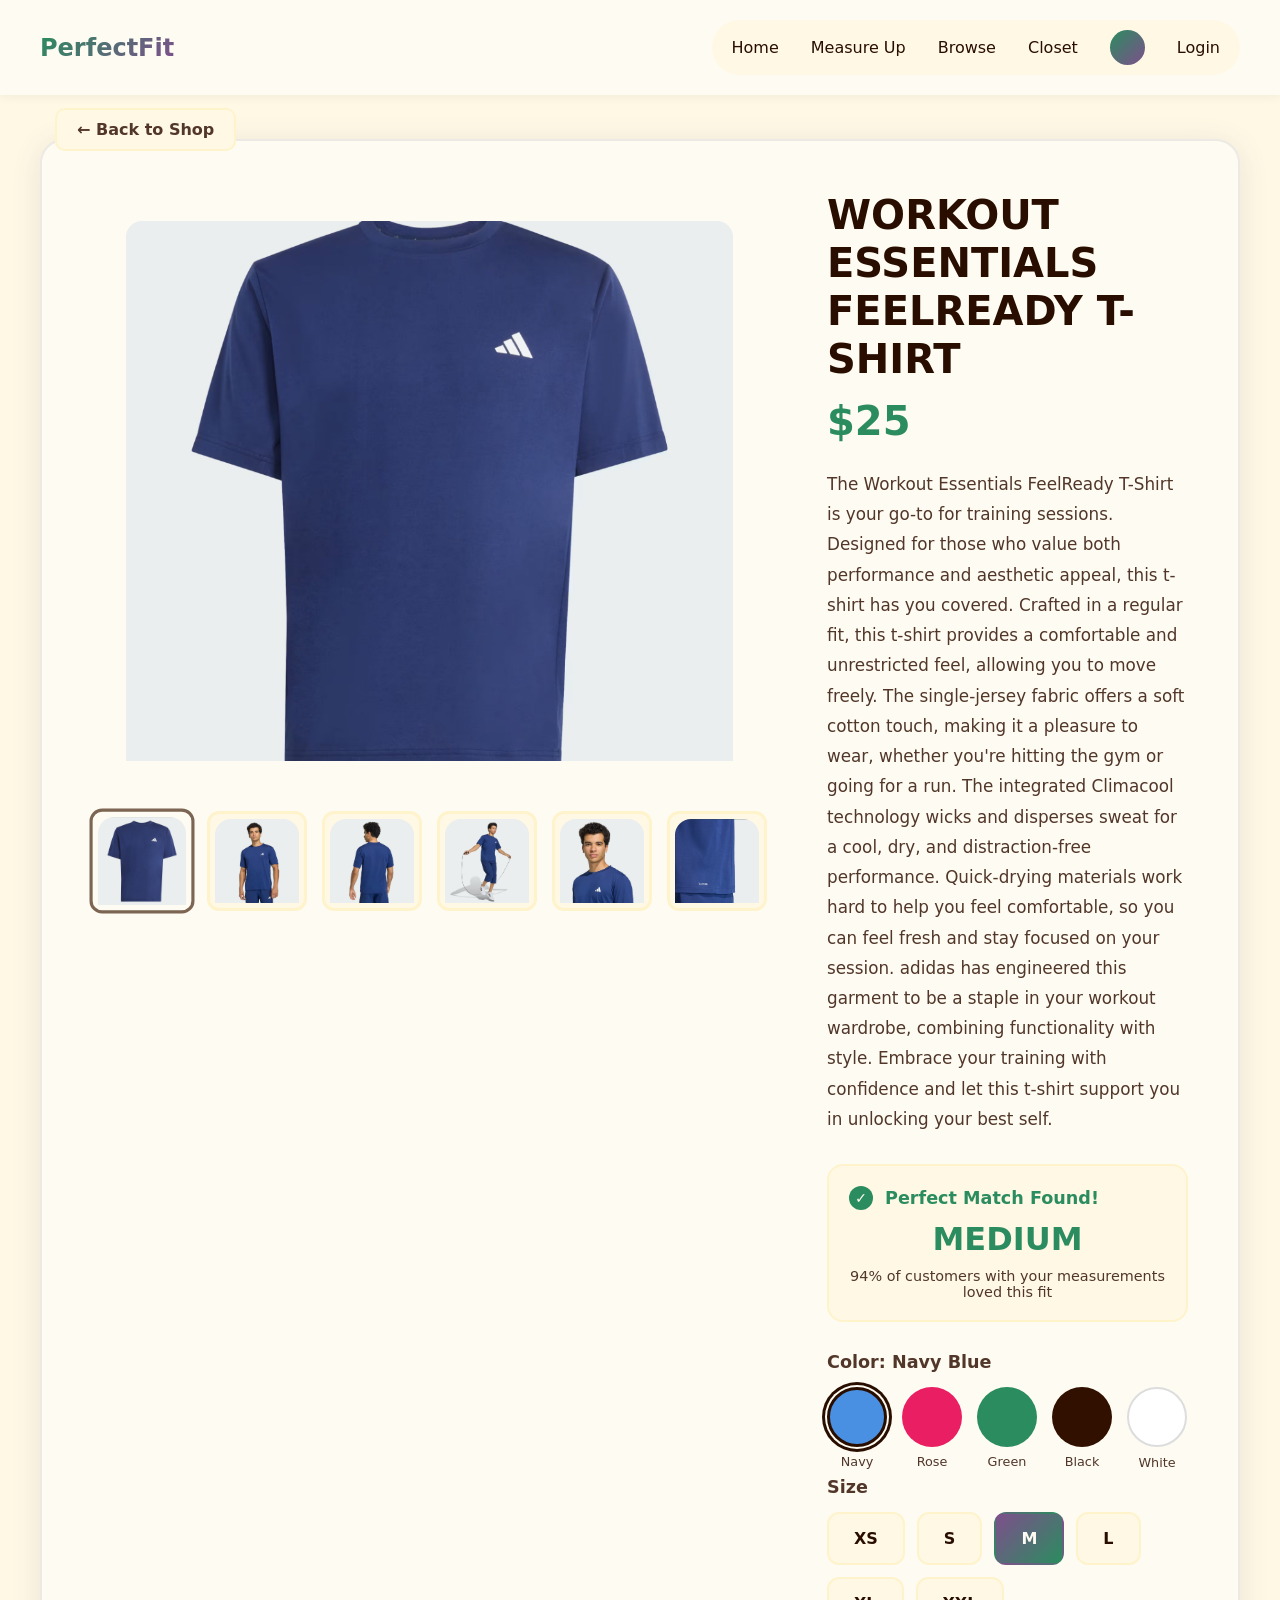
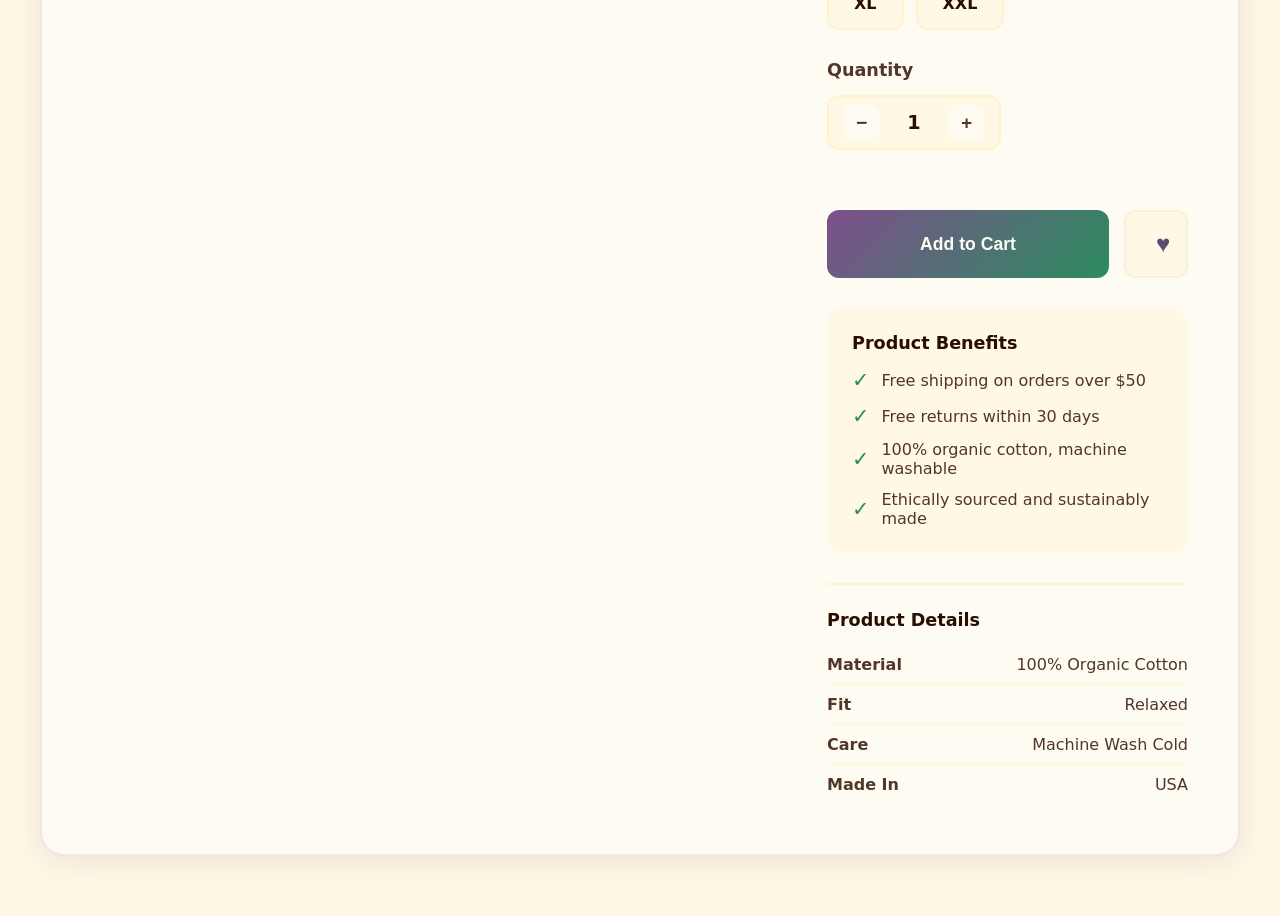
<file: Selected/AdidasShirt.html>
<!DOCTYPE html>
<html lang="en">
  <head>
    <meta charset="UTF-8" />
    <meta name="viewport" content="width=device-width, initial-scale=1.0" />
    <title>Classic Cotton Tee - Perfect Fit</title>
    <link rel="stylesheet" type="text/css" href="../styles.css" />
    <style>
      /* added 4-2-26, style completed  */
      body {
        font-family: -apple-system, BlinkMacSystemFont, "Segoe UI", system-ui,
          sans-serif;
        background: var(--wt-cream);
        color: var(--text-primary);
        padding-top: 120px;
      }

      .back-btn {
        padding: 10px 20px;
        background: var(--wt-cream);
        border: 2px solid var(--border-secondary);
        border-radius: 10px;
        cursor: pointer;
        font-weight: 600;
        color: var(--text-secondary);
        text-decoration: none;
        transition: all 0.3s;
        margin: 55px;
      }

      .back-btn:hover {
        border-color: var(--border-primary);
        background: var(--wt-light);
      }

      /* Main Content */
      .container {
        max-width: 1400px;
        margin: 0 auto;
        padding: 0 40px 60px;
      }

      .product-layout {
        display: grid;
        grid-template-columns: 1fr 1fr;
        gap: 60px;
        background: var(--wt-light);
        padding: 50px;
        border-radius: 24px;
        box-shadow: 0 5px 30px rgba(92, 75, 111, 0.12);
        border: 2px solid rgba(92, 75, 111, 0.1);
      }

      /* Image Section */
      .image-section {
        display: flex;
        flex-direction: column;
        gap: 20px;
      }

      .main-image {
        width: 100%;
        height: 600px;
        background: var(--wt-light);
        border-radius: 20px;
        display: flex;
        align-items: center;
        justify-content: center;
        font-size: 15rem;
      }

      .thumbnail-gallery {
        display: flex;
        gap: 15px;
      }

      .thumbnail {
        width: 100px;
        height: 100px;
        background: var(--wt-cream);
        border-radius: 12px;
        display: flex;
        align-items: center;
        justify-content: center;
        font-size: 3rem;
        cursor: pointer;
        border: 3px solid var(--border-secondary);
        transition: all 0.3s;
      }

      .thumbnail:hover,
      .thumbnail.active {
        border-color: var(--border-primary);
        background: var(--wt-light);
        transform: scale(1.05);
      }

      /* Details Section */
      .details-section {
        display: flex;
        flex-direction: column;
      }

      .breadcrumb {
        color: var(--text-secondary);
        font-size: 0.9rem;
        margin-bottom: 15px;
      }

      .breadcrumb a {
        color: var(--text-secondary);
        text-decoration: none;
      }

      .breadcrumb a:hover {
        color: var(--color-p);
      }

      .product-title {
        font-size: 2.5rem;
        font-weight: 800;
        color: var(--text-primary);
        margin-bottom: 15px;
        line-height: 1.2;
      }

      .product-rating {
        display: flex;
        align-items: center;
        gap: 15px;
        margin-bottom: 25px;
        padding-bottom: 25px;
        border-bottom: 2px solid var(--border-secondary);
      }

      .product-price {
        font-size: 2.5rem;
        font-weight: 800;
        color: var(--color-g);
        margin-bottom: 25px;
      }

      .product-description {
        color: var(--text-secondary);
        line-height: 1.8;
        font-size: 1.05rem;
        margin-bottom: 30px;
      }

      .size-recommendation {
        background: var(--wt-cream);
        border: 2px solid var(--border-secondary);
        border-radius: 16px;
        padding: 20px;
        margin-bottom: 30px;
      }

      .size-rec-header {
        display: flex;
        align-items: center;
        gap: 12px;
        margin-bottom: 10px;
      }

      .check-icon {
        width: 24px;
        height: 24px;
        background: var(--color-g);
        border-radius: 50%;
        color: var(--wt-light);
        display: flex;
        align-items: center;
        justify-content: center;
        font-size: 0.9rem;
        font-weight: bold;
      }

      .size-rec-text {
        font-weight: 700;
        color: var(--color-g);
        font-size: 1.1rem;
      }

      .recommended-size {
        font-size: 2rem;
        font-weight: 800;
        color: var(--color-g);
        text-align: center;
        margin: 10px 0;
      }

      .confidence-text {
        text-align: center;
        font-size: 0.9rem;
        color: var(--text-secondary);
      }

      .option-group {
        margin-bottom: 30px;
      }

      .option-label {
        font-weight: 700;
        color: var(--text-secondary);
        font-size: 1.1rem;
        margin-bottom: 15px;
        display: block;
      }

      .color-options {
        display: flex;
        gap: 15px;
      }

      .color-option {
        width: 60px;
        height: 60px;
        border-radius: 50%;
        cursor: pointer;
        border: 3px solid transparent;
        transition: all 0.3s;
        position: relative;
      }

      .color-option:hover {
        transform: scale(1.1);
      }

      .color-option.selected {
        border-color: var(--text-primary);
        box-shadow: 0 0 0 2px var(--wt-light), 0 0 0 5px var(--text-primary);
      }

      .color-name {
        position: absolute;
        bottom: -25px;
        left: 50%;
        transform: translateX(-50%);
        font-size: 0.8rem;
        color: var(--text-secondary);
        white-space: nowrap;
      }

      .size-options {
        display: flex;
        gap: 12px;
        flex-wrap: wrap;
      }

      .size-option {
        padding: 15px 25px;
        border: 2px solid var(--border-secondary);
        border-radius: 12px;
        background: var(--wt-cream);
        cursor: pointer;
        font-weight: 600;
        font-size: 1rem;
        transition: all 0.3s;
      }

      .size-option:hover {
        border-color: var(--color-g);
        background: var(--wt-light);
        transform: translateY(-2px);
      }

      .size-option.recommended {
        border-color: var(--color-g);
        background: #e0f2e9;
        color: #28a745;
        position: relative;
      }

      .size-option.selected {
        border-color: transparent;
        background: var(--grad-pg);
        color: var(--wt-light);
      }

      .quantity-section {
        display: flex;
        align-items: center;
        gap: 20px;
        margin-bottom: 30px;
      }

      .qty-controls {
        display: flex;
        align-items: center;
        gap: 15px;
        background: var(--wt-cream);
        padding: 8px 15px;
        border-radius: 12px;
        border: 2px solid var(--border-secondary);
      }

      .qty-btn {
        width: 35px;
        height: 35px;
        border: none;
        background: var(--wt-light);
        border-radius: 8px;
        cursor: pointer;
        font-weight: 700;
        font-size: 1.2rem;
        transition: all 0.3s;
        color: var(--text-secondary);
      }

      .qty-btn:hover {
        background: var(--grad-gp);
        color: var(--wt-light);
      }

      .qty-display {
        font-size: 1.2rem;
        font-weight: 700;
        min-width: 40px;
        text-align: center;
      }

      .action-buttons {
        display: grid;
        grid-template-columns: 1fr auto;
        gap: 15px;
        margin-bottom: 30px;
      }

      .btn {
        padding: 18px 30px;
        border: none;
        border-radius: 12px;
        font-weight: 600;
        font-size: 1.1rem;
        cursor: pointer;
        transition: all 0.3s;
      }

      .btn-primary {
        background: var(--grad-pg);
        color: var(--wt-light);
      }

      .btn-primary:hover {
        transform: translateY(-2px);
        box-shadow: 0 8px 25px rgba(92, 75, 111, 0.3);
      }

      .btn-icon {
        width: 60px;
        background: #fff8e5;
        color: #5c4b6f;
        border: 2px solid #f9f0da;
        font-size: 1.5rem;
      }

      .btn-icon:hover {
        background: white;
        border-color: #5c4b6f;
      }

      .product-features {
        background: var(--wt-cream);
        padding: 25px;
        border-radius: 16px;
        margin-bottom: 30px;
      }

      .features-title {
        font-weight: 700;
        color: var(--text-primary);
        margin-bottom: 15px;
        font-size: 1.1rem;
      }

      .feature-item {
        display: flex;
        align-items: center;
        gap: 12px;
        margin-bottom: 12px;
        color: var(--text-secondary);
      }

      .feature-item:last-child {
        margin-bottom: 0;
      }

      .feature-icon {
        color: var(--color-g);
        font-size: 1.3rem;
      }

      .product-specs {
        padding-top: 25px;
        border-top: 2px solid var(--border-secondary);
      }

      .specs-title {
        font-weight: 700;
        color: var(--text-primary);
        margin-bottom: 15px;
        font-size: 1.1rem;
      }

      .spec-row {
        display: flex;
        justify-content: space-between;
        padding: 10px 0;
        border-bottom: 1px solid var(--border-secondary);
      }

      .spec-row:last-child {
        border-bottom: none;
      }

      .spec-label {
        color: var(--text-secondary);
        font-weight: 600;
      }

      .spec-value {
        color: var(--text-secondary);
      }

      @media (max-width: 1024px) {
        .product-layout {
          grid-template-columns: 1fr;
          padding: 30px;
        }

        .main-image {
          height: 450px;
          font-size: 10rem;
        }

        .container {
          padding: 0 20px 40px;
        }
      }
    </style>
  </head>
  <body>
    <!-- Header -->
    <div class="header">
      <div class="logo">PerfectFit</div>
      <div class="user-info">
        <nav>
          <a href="../Main/Home.html">Home</a>
          <a href="../Main/MeasureUp.html">Measure Up</a>
          <a href="../Main/Browse.html">Browse</a>
          <a href="../Main/Closet.html">Closet</a>
          <div class="user-avatar"></div>
          <a href="../Main/Login.html">Login</a>
        </nav>
      </div>
    </div>
    <div class="top">
      <div class="top-content">
        <a href="../Main/Browse.html" class="back-btn">← Back to Shop</a>
      </div>
    </div>

    <div class="container">
      <div class="product-layout">
        <!-- Image Section -->
        <div class="image-section">
          <div class="main-image" id="mainImage">
            <img
              src="../Images/AdidasShirt.png"
              alt="Adidas Shirt"
              style="
                width: 90%;
                height: 90%;
                object-fit: cover;
                border-radius: 16px 16px 0 0;
              "
            />
          </div>
          <div class="thumbnail-gallery">
            <div
              class="thumbnail active"
              onclick="changeImage('../Images/AdidasShirt.png')"
            >
              <img
                src="../Images/AdidasShirt.png"
                alt="Adidas Shirt"
                style="
                  width: 90%;
                  height: 90%;
                  object-fit: cover;
                  border-radius: 16px 16px 0 0;
                "
              />
            </div>
            <div
              class="thumbnail"
              onclick="changeImage('../Images/AdidasShirt2.png')"
            >
              <img
                src="../Images/AdidasShirt2.png"
                alt="Adidas Shirt"
                style="
                  width: 90%;
                  height: 90%;
                  object-fit: cover;
                  border-radius: 16px 16px 0 0;
                "
              />
            </div>
            <div
              class="thumbnail"
              onclick="changeImage('../Images/AdidasShirt3.png')"
            >
              <img
                src="../Images/AdidasShirt3.png"
                alt="Adidas Shirt"
                style="
                  width: 90%;
                  height: 90%;
                  object-fit: cover;
                  border-radius: 16px 16px 0 0;
                "
              />
            </div>
            <div
              class="thumbnail"
              onclick="changeImage('../Images/AdidasShirt4.png')"
            >
              <img
                src="../Images/AdidasShirt4.png"
                alt="Adidas Shirt"
                style="
                  width: 90%;
                  height: 90%;
                  object-fit: cover;
                  border-radius: 16px 16px 0 0;
                "
              />
            </div>
            <div
              class="thumbnail"
              onclick="changeImage('../Images/AdidasShirt5.png')"
            >
              <img
                src="../Images/AdidasShirt5.png"
                alt="Adidas Shirt"
                style="
                  width: 90%;
                  height: 90%;
                  object-fit: cover;
                  border-radius: 16px 16px 0 0;
                "
              />
            </div>
            <div
              class="thumbnail"
              onclick="changeImage('../Images/AdidasShirt6.png')"
            >
              <img
                src="../Images/AdidasShirt6.png"
                alt="Adidas Shirt"
                style="
                  width: 90%;
                  height: 90%;
                  object-fit: cover;
                  border-radius: 16px 16px 0 0;
                "
              />
            </div>
          </div>
        </div>

        <!-- Details Section -->
        <div class="details-section">
          <h1 class="product-title">WORKOUT ESSENTIALS FEELREADY T-SHIRT</h1>

          <div class="product-price">$25</div>

          <p class="product-description">
            The Workout Essentials FeelReady T-Shirt is your go-to for training
            sessions. Designed for those who value both performance and
            aesthetic appeal, this t-shirt has you covered. Crafted in a regular
            fit, this t-shirt provides a comfortable and unrestricted feel,
            allowing you to move freely. The single-jersey fabric offers a soft
            cotton touch, making it a pleasure to wear, whether you're hitting
            the gym or going for a run. The integrated Climacool technology
            wicks and disperses sweat for a cool, dry, and distraction-free
            performance. Quick-drying materials work hard to help you feel
            comfortable, so you can feel fresh and stay focused on your session.
            adidas has engineered this garment to be a staple in your workout
            wardrobe, combining functionality with style. Embrace your training
            with confidence and let this t-shirt support you in unlocking your
            best self.
          </p>

          <div class="size-recommendation">
            <div class="size-rec-header">
              <div class="check-icon">✓</div>
              <span class="size-rec-text">Perfect Match Found!</span>
            </div>
            <div class="recommended-size">MEDIUM</div>
            <div class="confidence-text">
              94% of customers with your measurements loved this fit
            </div>
          </div>

          <div class="option-group">
            <label class="option-label"
              >Color: <span id="selectedColor">Navy Blue</span></label
            >
            <div class="color-options">
              <div
                class="color-option selected"
                style="background: #4a90e2"
                onclick="selectColor(this, 'Navy Blue')"
              >
                <div class="color-name">Navy</div>
              </div>
              <div
                class="color-option"
                style="background: #e91e63"
                onclick="selectColor(this, 'Rose Pink')"
              >
                <div class="color-name">Rose</div>
              </div>
              <div
                class="color-option"
                style="background: #2b8c5f"
                onclick="selectColor(this, 'Forest Green')"
              >
                <div class="color-name">Green</div>
              </div>
              <div
                class="color-option"
                style="background: #311000"
                onclick="selectColor(this, 'Black')"
              >
                <div class="color-name">Black</div>
              </div>
              <div
                class="color-option"
                style="background: white; border: 2px solid #ddd"
                onclick="selectColor(this, 'White')"
              >
                <div class="color-name">White</div>
              </div>
            </div>
          </div>

          <div class="option-group">
            <label class="option-label">Size</label>
            <div class="size-options">
              <div class="size-option" onclick="selectSize(this)">XS</div>
              <div class="size-option" onclick="selectSize(this)">S</div>
              <div
                class="size-option recommended selected"
                onclick="selectSize(this)"
              >
                M
              </div>
              <div class="size-option" onclick="selectSize(this)">L</div>
              <div class="size-option" onclick="selectSize(this)">XL</div>
              <div class="size-option" onclick="selectSize(this)">XXL</div>
            </div>
          </div>

          <div class="option-group">
            <label class="option-label">Quantity</label>
            <div class="quantity-section">
              <div class="qty-controls">
                <button class="qty-btn" onclick="changeQty(-1)">−</button>
                <div class="qty-display" id="quantity">1</div>
                <button class="qty-btn" onclick="changeQty(1)">+</button>
              </div>
            </div>
          </div>

          <div class="action-buttons">
            <button class="btn btn-primary" onclick="addToCart()">
              Add to Cart
            </button>
            <button class="btn btn-icon" onclick="toggleFavorite()">♥</button>
          </div>

          <div class="product-features">
            <div class="features-title">Product Benefits</div>
            <div class="feature-item">
              <span class="feature-icon">✓</span>
              <span>Free shipping on orders over $50</span>
            </div>
            <div class="feature-item">
              <span class="feature-icon">✓</span>
              <span>Free returns within 30 days</span>
            </div>
            <div class="feature-item">
              <span class="feature-icon">✓</span>
              <span>100% organic cotton, machine washable</span>
            </div>
            <div class="feature-item">
              <span class="feature-icon">✓</span>
              <span>Ethically sourced and sustainably made</span>
            </div>
          </div>

          <div class="product-specs">
            <div class="specs-title">Product Details</div>
            <div class="spec-row">
              <span class="spec-label">Material</span>
              <span class="spec-value">100% Organic Cotton</span>
            </div>
            <div class="spec-row">
              <span class="spec-label">Fit</span>
              <span class="spec-value">Relaxed</span>
            </div>
            <div class="spec-row">
              <span class="spec-label">Care</span>
              <span class="spec-value">Machine Wash Cold</span>
            </div>
            <div class="spec-row">
              <span class="spec-label">Made In</span>
              <span class="spec-value">USA</span>
            </div>
          </div>
        </div>
      </div>
    </div>

    <script>
      let currentQty = 1;
      let isFavorite = false;

      function changeImage(imagePath) {
        const mainImg = document.querySelector("#mainImage img");
        mainImg.src = imagePath;

        document
          .querySelectorAll(".thumbnail")
          .forEach((t) => t.classList.remove("active"));
        event.target.closest(".thumbnail").classList.add("active");
      }

      function selectColor(element, colorName) {
        document
          .querySelectorAll(".color-option")
          .forEach((c) => c.classList.remove("selected"));
        element.classList.add("selected");
        document.getElementById("selectedColor").textContent = colorName;
      }

      function selectSize(element) {
        document
          .querySelectorAll(".size-option")
          .forEach((s) => s.classList.remove("selected"));
        element.classList.add("selected");
      }

      function changeQty(delta) {
        currentQty = Math.max(1, currentQty + delta);
        document.getElementById("quantity").textContent = currentQty;
      }

      function addToCart() {
        const size = document.querySelector(
          ".size-option.selected"
        ).textContent;
        const color = document.getElementById("selectedColor").textContent;
        alert(
          `Added ${currentQty} x Classic Cotton Tee (Size: ${size}, Color: ${color}) to cart!`
        );
      }

      function toggleFavorite() {
        isFavorite = !isFavorite;
        event.target.style.color = isFavorite ? "#E91E63" : "#5C4B6F";
        alert(isFavorite ? "Added to favorites! ♥" : "Removed from favorites");
      }
    </script>
  </body>
</html>
</file>
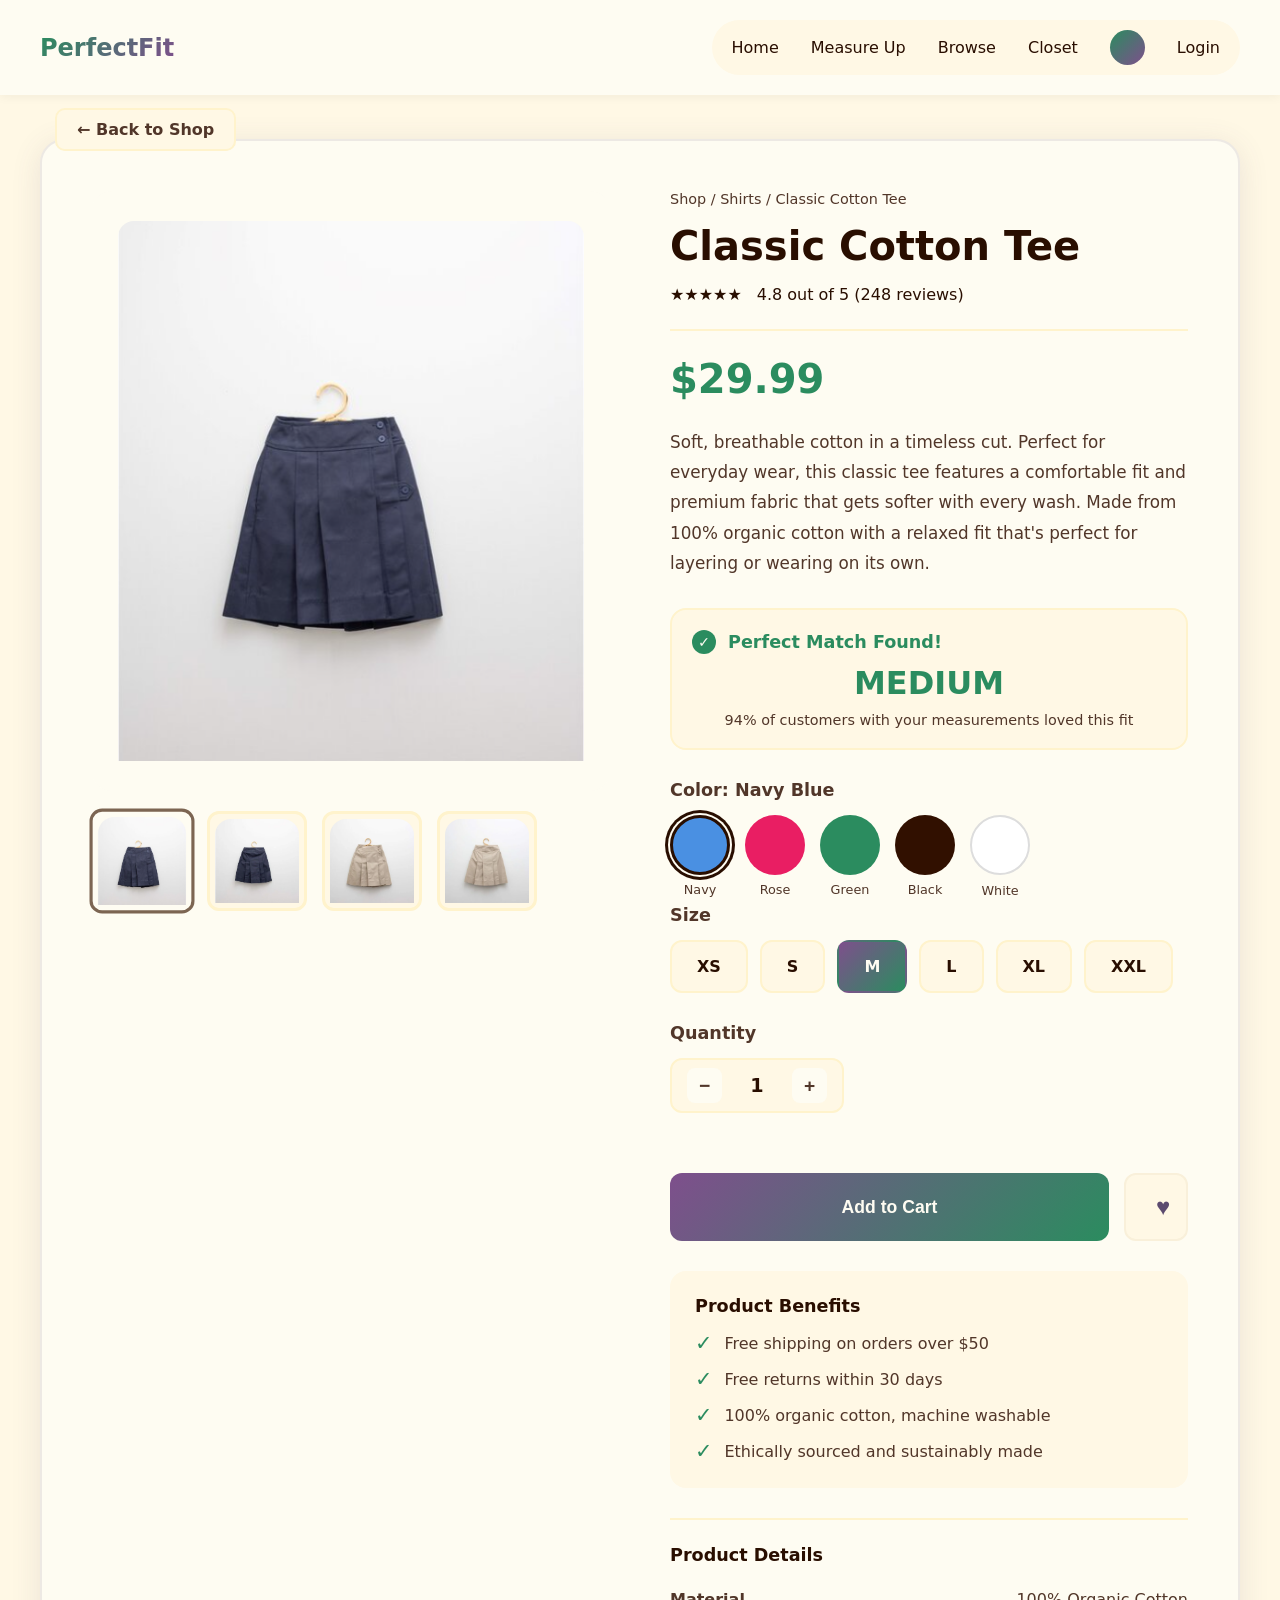
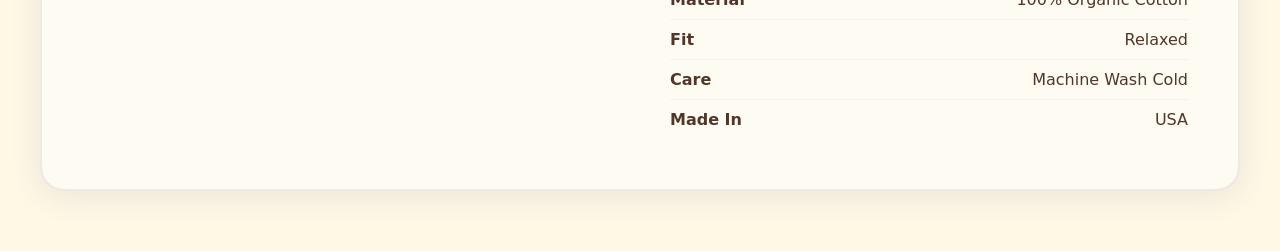
<file: Selected/NikeShirt.html>
<!DOCTYPE html>
<html lang="en">
  <head>
    <meta charset="UTF-8" />
    <meta name="viewport" content="width=device-width, initial-scale=1.0" />
    <title>Classic Cotton Tee - Perfect Fit</title>
    <link rel="stylesheet" type="text/css" href="../styles.css" />
    <style>
      /* added 4-2-26, style completed  */
      body {
        font-family: -apple-system, BlinkMacSystemFont, "Segoe UI", system-ui,
          sans-serif;
        background: var(--wt-cream);
        color: var(--text-primary);
        padding-top: 120px;
      }

      .back-btn {
        padding: 10px 20px;
        background: var(--wt-cream);
        border: 2px solid var(--border-secondary);
        border-radius: 10px;
        cursor: pointer;
        font-weight: 600;
        color: var(--text-secondary);
        text-decoration: none;
        transition: all 0.3s;
        margin: 55px;
      }

      .back-btn:hover {
        border-color: var(--border-primary);
        background: var(--wt-light);
      }

      /* Main Content */
      .container {
        max-width: 1400px;
        margin: 0 auto;
        padding: 0 40px 60px;
      }

      .product-layout {
        display: grid;
        grid-template-columns: 1fr 1fr;
        gap: 60px;
        background: var(--wt-light);
        padding: 50px;
        border-radius: 24px;
        box-shadow: 0 5px 30px rgba(92, 75, 111, 0.12);
        border: 2px solid rgba(92, 75, 111, 0.1);
      }

      /* Image Section */
      .image-section {
        display: flex;
        flex-direction: column;
        gap: 20px;
      }

      .main-image {
        width: 100%;
        height: 600px;
        background: var(--wt-light);
        border-radius: 20px;
        display: flex;
        align-items: center;
        justify-content: center;
        font-size: 15rem;
      }

      .thumbnail-gallery {
        display: flex;
        gap: 15px;
      }

      .thumbnail {
        width: 100px;
        height: 100px;
        background: var(--wt-cream);
        border-radius: 12px;
        display: flex;
        align-items: center;
        justify-content: center;
        font-size: 3rem;
        cursor: pointer;
        border: 3px solid var(--border-secondary);
        transition: all 0.3s;
      }

      .thumbnail:hover,
      .thumbnail.active {
        border-color: var(--border-primary);
        background: var(--wt-light);
        transform: scale(1.05);
      }

      /* Details Section */
      .details-section {
        display: flex;
        flex-direction: column;
      }

      .breadcrumb {
        color: var(--text-secondary);
        font-size: 0.9rem;
        margin-bottom: 15px;
      }

      .breadcrumb a {
        color: var(--text-secondary);
        text-decoration: none;
      }

      .breadcrumb a:hover {
        color: var(--color-p);
      }

      .product-title {
        font-size: 2.5rem;
        font-weight: 800;
        color: var(--text-primary);
        margin-bottom: 15px;
        line-height: 1.2;
      }

      .product-rating {
        display: flex;
        align-items: center;
        gap: 15px;
        margin-bottom: 25px;
        padding-bottom: 25px;
        border-bottom: 2px solid var(--border-secondary);
      }

      .product-price {
        font-size: 2.5rem;
        font-weight: 800;
        color: var(--color-g);
        margin-bottom: 25px;
      }

      .product-description {
        color: var(--text-secondary);
        line-height: 1.8;
        font-size: 1.05rem;
        margin-bottom: 30px;
      }

      .size-recommendation {
        background: var(--wt-cream);
        border: 2px solid var(--border-secondary);
        border-radius: 16px;
        padding: 20px;
        margin-bottom: 30px;
      }

      .size-rec-header {
        display: flex;
        align-items: center;
        gap: 12px;
        margin-bottom: 10px;
      }

      .check-icon {
        width: 24px;
        height: 24px;
        background: var(--color-g);
        border-radius: 50%;
        color: var(--wt-light);
        display: flex;
        align-items: center;
        justify-content: center;
        font-size: 0.9rem;
        font-weight: bold;
      }

      .size-rec-text {
        font-weight: 700;
        color: var(--color-g);
        font-size: 1.1rem;
      }

      .recommended-size {
        font-size: 2rem;
        font-weight: 800;
        color: var(--color-g);
        text-align: center;
        margin: 10px 0;
      }

      .confidence-text {
        text-align: center;
        font-size: 0.9rem;
        color: var(--text-secondary);
      }

      .option-group {
        margin-bottom: 30px;
      }

      .option-label {
        font-weight: 700;
        color: var(--text-secondary);
        font-size: 1.1rem;
        margin-bottom: 15px;
        display: block;
      }

      .color-options {
        display: flex;
        gap: 15px;
      }

      .color-option {
        width: 60px;
        height: 60px;
        border-radius: 50%;
        cursor: pointer;
        border: 3px solid transparent;
        transition: all 0.3s;
        position: relative;
      }

      .color-option:hover {
        transform: scale(1.1);
      }

      .color-option.selected {
        border-color: var(--text-primary);
        box-shadow: 0 0 0 2px var(--wt-light), 0 0 0 5px var(--text-primary);
      }

      .color-name {
        position: absolute;
        bottom: -25px;
        left: 50%;
        transform: translateX(-50%);
        font-size: 0.8rem;
        color: var(--text-secondary);
        white-space: nowrap;
      }

      .size-options {
        display: flex;
        gap: 12px;
        flex-wrap: wrap;
      }

      .size-option {
        padding: 15px 25px;
        border: 2px solid var(--border-secondary);
        border-radius: 12px;
        background: var(--wt-cream);
        cursor: pointer;
        font-weight: 600;
        font-size: 1rem;
        transition: all 0.3s;
      }

      .size-option:hover {
        border-color: var(--color-g);
        background: var(--wt-light);
        transform: translateY(-2px);
      }

      .size-option.recommended {
        border-color: var(--color-g);
        background: #e0f2e9;
        color: #28a745;
        position: relative;
      }

      .size-option.selected {
        border-color: transparent;
        background: var(--grad-pg);
        color: var(--wt-light);
      }

      .quantity-section {
        display: flex;
        align-items: center;
        gap: 20px;
        margin-bottom: 30px;
      }

      .qty-controls {
        display: flex;
        align-items: center;
        gap: 15px;
        background: var(--wt-cream);
        padding: 8px 15px;
        border-radius: 12px;
        border: 2px solid var(--border-secondary);
      }

      .qty-btn {
        width: 35px;
        height: 35px;
        border: none;
        background: var(--wt-light);
        border-radius: 8px;
        cursor: pointer;
        font-weight: 700;
        font-size: 1.2rem;
        transition: all 0.3s;
        color: var(--text-secondary);
      }

      .qty-btn:hover {
        background: var(--grad-gp);
        color: var(--wt-light);
      }

      .qty-display {
        font-size: 1.2rem;
        font-weight: 700;
        min-width: 40px;
        text-align: center;
      }

      .action-buttons {
        display: grid;
        grid-template-columns: 1fr auto;
        gap: 15px;
        margin-bottom: 30px;
      }

      .btn {
        padding: 18px 30px;
        border: none;
        border-radius: 12px;
        font-weight: 600;
        font-size: 1.1rem;
        cursor: pointer;
        transition: all 0.3s;
      }

      .btn-primary {
        background: var(--grad-pg);
        color: var(--wt-light);
      }

      .btn-primary:hover {
        transform: translateY(-2px);
        box-shadow: 0 8px 25px rgba(92, 75, 111, 0.3);
      }

      .btn-icon {
        width: 60px;
        background: #fff8e5;
        color: #5c4b6f;
        border: 2px solid #f9f0da;
        font-size: 1.5rem;
      }

      .btn-icon:hover {
        background: white;
        border-color: #5c4b6f;
      }

      .product-features {
        background: var(--wt-cream);
        padding: 25px;
        border-radius: 16px;
        margin-bottom: 30px;
      }

      .features-title {
        font-weight: 700;
        color: var(--text-primary);
        margin-bottom: 15px;
        font-size: 1.1rem;
      }

      .feature-item {
        display: flex;
        align-items: center;
        gap: 12px;
        margin-bottom: 12px;
        color: var(--text-secondary);
      }

      .feature-item:last-child {
        margin-bottom: 0;
      }

      .feature-icon {
        color: var(--color-g);
        font-size: 1.3rem;
      }

      .product-specs {
        padding-top: 25px;
        border-top: 2px solid var(--border-secondary);
      }

      .specs-title {
        font-weight: 700;
        color: var(--text-primary);
        margin-bottom: 15px;
        font-size: 1.1rem;
      }

      .spec-row {
        display: flex;
        justify-content: space-between;
        padding: 10px 0;
        border-bottom: 1px solid var(--border-secondary);
      }

      .spec-row:last-child {
        border-bottom: none;
      }

      .spec-label {
        color: var(--text-secondary);
        font-weight: 600;
      }

      .spec-value {
        color: var(--text-secondary);
      }

      @media (max-width: 1024px) {
        .product-layout {
          grid-template-columns: 1fr;
          padding: 30px;
        }

        .main-image {
          height: 450px;
          font-size: 10rem;
        }

        .container {
          padding: 0 20px 40px;
        }
      }
    </style>
  </head>
  <body>
    <!-- Header -->
    <div class="header">
      <div class="logo">PerfectFit</div>
      <div class="user-info">
        <nav>
          <a href="../Main/Home.html">Home</a>
          <a href="../Main/MeasureUp.html">Measure Up</a>
          <a href="../Main/Browse.html">Browse</a>
          <a href="../Main/Closet.html">Closet</a>
          <div class="user-avatar"></div>
          <a href="../Main/Login.html">Login</a>
        </nav>
      </div>
    </div>
    <div class="top">
      <div class="top-content">
        <a href="../Main/Browse.html" class="back-btn">← Back to Shop</a>
      </div>
    </div>

    <div class="container">
      <div class="product-layout">
        <!-- Image Section -->
        <div class="image-section">
          <div class="main-image" id="mainImage">
            <img
              src="../Images/HsSkirtB.png"
              alt="High School Navy Skirt Front"
              style="
                width: 90%;
                height: 90%;
                object-fit: cover;
                border-radius: 16px 16px 0 0;
              "
            />
          </div>
          <div class="thumbnail-gallery">
            <div
              class="thumbnail active"
              onclick="changeImage('../Images/HsSkirtB.png')"
            >
              <img
                src="../Images/HsSkirtB.png"
                alt="High School Navy Skirt Front"
                style="
                  width: 90%;
                  height: 90%;
                  object-fit: cover;
                  border-radius: 16px 16px 0 0;
                "
              />
            </div>
            <div
              class="thumbnail"
              onclick="changeImage('../Images/HsSkirtBB.png')"
            >
              <img
                src="../Images/HsSkirtBB.png"
                alt="High School Navy Skirt Back"
                style="
                  width: 90%;
                  height: 90%;
                  object-fit: cover;
                  border-radius: 16px 16px 0 0;
                "
              />
            </div>
            <div
              class="thumbnail"
              onclick="changeImage('../Images/HsSkirtK.png')"
            >
              <img
                src="../Images/HsSkirtK.png"
                alt="High School Khaki Skirt Front"
                style="
                  width: 90%;
                  height: 90%;
                  object-fit: cover;
                  border-radius: 16px 16px 0 0;
                "
              />
            </div>
            <div
              class="thumbnail"
              onclick="changeImage('../Images/HsSkirtKB.png')"
            >
              <img
                src="../Images/HsSkirtKB.png"
                alt="High School Khaki Skirt Back"
                style="
                  width: 90%;
                  height: 90%;
                  object-fit: cover;
                  border-radius: 16px 16px 0 0;
                "
              />
            </div>
          </div>
        </div>

        <!-- Details Section -->
        <div class="details-section">
          <div class="breadcrumb">
            <a href="Browse.html">Shop</a> / <a href="#">Shirts</a> / Classic
            Cotton Tee
          </div>

          <h1 class="product-title">Classic Cotton Tee</h1>

          <div class="product-rating">
            <div class="stars">★★★★★</div>
            <div class="rating-text">4.8 out of 5 (248 reviews)</div>
          </div>

          <div class="product-price">$29.99</div>

          <p class="product-description">
            Soft, breathable cotton in a timeless cut. Perfect for everyday
            wear, this classic tee features a comfortable fit and premium fabric
            that gets softer with every wash. Made from 100% organic cotton with
            a relaxed fit that's perfect for layering or wearing on its own.
          </p>

          <div class="size-recommendation">
            <div class="size-rec-header">
              <div class="check-icon">✓</div>
              <span class="size-rec-text">Perfect Match Found!</span>
            </div>
            <div class="recommended-size">MEDIUM</div>
            <div class="confidence-text">
              94% of customers with your measurements loved this fit
            </div>
          </div>

          <div class="option-group">
            <label class="option-label"
              >Color: <span id="selectedColor">Navy Blue</span></label
            >
            <div class="color-options">
              <div
                class="color-option selected"
                style="background: #4a90e2"
                onclick="selectColor(this, 'Navy Blue')"
              >
                <div class="color-name">Navy</div>
              </div>
              <div
                class="color-option"
                style="background: #e91e63"
                onclick="selectColor(this, 'Rose Pink')"
              >
                <div class="color-name">Rose</div>
              </div>
              <div
                class="color-option"
                style="background: #2b8c5f"
                onclick="selectColor(this, 'Forest Green')"
              >
                <div class="color-name">Green</div>
              </div>
              <div
                class="color-option"
                style="background: #311000"
                onclick="selectColor(this, 'Black')"
              >
                <div class="color-name">Black</div>
              </div>
              <div
                class="color-option"
                style="background: white; border: 2px solid #ddd"
                onclick="selectColor(this, 'White')"
              >
                <div class="color-name">White</div>
              </div>
            </div>
          </div>

          <div class="option-group">
            <label class="option-label">Size</label>
            <div class="size-options">
              <div class="size-option" onclick="selectSize(this)">XS</div>
              <div class="size-option" onclick="selectSize(this)">S</div>
              <div
                class="size-option recommended selected"
                onclick="selectSize(this)"
              >
                M
              </div>
              <div class="size-option" onclick="selectSize(this)">L</div>
              <div class="size-option" onclick="selectSize(this)">XL</div>
              <div class="size-option" onclick="selectSize(this)">XXL</div>
            </div>
          </div>

          <div class="option-group">
            <label class="option-label">Quantity</label>
            <div class="quantity-section">
              <div class="qty-controls">
                <button class="qty-btn" onclick="changeQty(-1)">−</button>
                <div class="qty-display" id="quantity">1</div>
                <button class="qty-btn" onclick="changeQty(1)">+</button>
              </div>
            </div>
          </div>

          <div class="action-buttons">
            <button class="btn btn-primary" onclick="addToCart()">
              Add to Cart
            </button>
            <button class="btn btn-icon" onclick="toggleFavorite()">♥</button>
          </div>

          <div class="product-features">
            <div class="features-title">Product Benefits</div>
            <div class="feature-item">
              <span class="feature-icon">✓</span>
              <span>Free shipping on orders over $50</span>
            </div>
            <div class="feature-item">
              <span class="feature-icon">✓</span>
              <span>Free returns within 30 days</span>
            </div>
            <div class="feature-item">
              <span class="feature-icon">✓</span>
              <span>100% organic cotton, machine washable</span>
            </div>
            <div class="feature-item">
              <span class="feature-icon">✓</span>
              <span>Ethically sourced and sustainably made</span>
            </div>
          </div>

          <div class="product-specs">
            <div class="specs-title">Product Details</div>
            <div class="spec-row">
              <span class="spec-label">Material</span>
              <span class="spec-value">100% Organic Cotton</span>
            </div>
            <div class="spec-row">
              <span class="spec-label">Fit</span>
              <span class="spec-value">Relaxed</span>
            </div>
            <div class="spec-row">
              <span class="spec-label">Care</span>
              <span class="spec-value">Machine Wash Cold</span>
            </div>
            <div class="spec-row">
              <span class="spec-label">Made In</span>
              <span class="spec-value">USA</span>
            </div>
          </div>
        </div>
      </div>
    </div>

    <script>
      let currentQty = 1;
      let isFavorite = false;

      function changeImage(imagePath) {
        const mainImg = document.querySelector("#mainImage img");
        mainImg.src = imagePath;

        document
          .querySelectorAll(".thumbnail")
          .forEach((t) => t.classList.remove("active"));
        event.target.closest(".thumbnail").classList.add("active");
      }

      function selectColor(element, colorName) {
        document
          .querySelectorAll(".color-option")
          .forEach((c) => c.classList.remove("selected"));
        element.classList.add("selected");
        document.getElementById("selectedColor").textContent = colorName;
      }

      function selectSize(element) {
        document
          .querySelectorAll(".size-option")
          .forEach((s) => s.classList.remove("selected"));
        element.classList.add("selected");
      }

      function changeQty(delta) {
        currentQty = Math.max(1, currentQty + delta);
        document.getElementById("quantity").textContent = currentQty;
      }

      function addToCart() {
        const size = document.querySelector(
          ".size-option.selected"
        ).textContent;
        const color = document.getElementById("selectedColor").textContent;
        alert(
          `Added ${currentQty} x Classic Cotton Tee (Size: ${size}, Color: ${color}) to cart!`
        );
      }

      function toggleFavorite() {
        isFavorite = !isFavorite;
        event.target.style.color = isFavorite ? "#E91E63" : "#5C4B6F";
        alert(isFavorite ? "Added to favorites! ♥" : "Removed from favorites");
      }
    </script>
  </body>
</html>
</file>
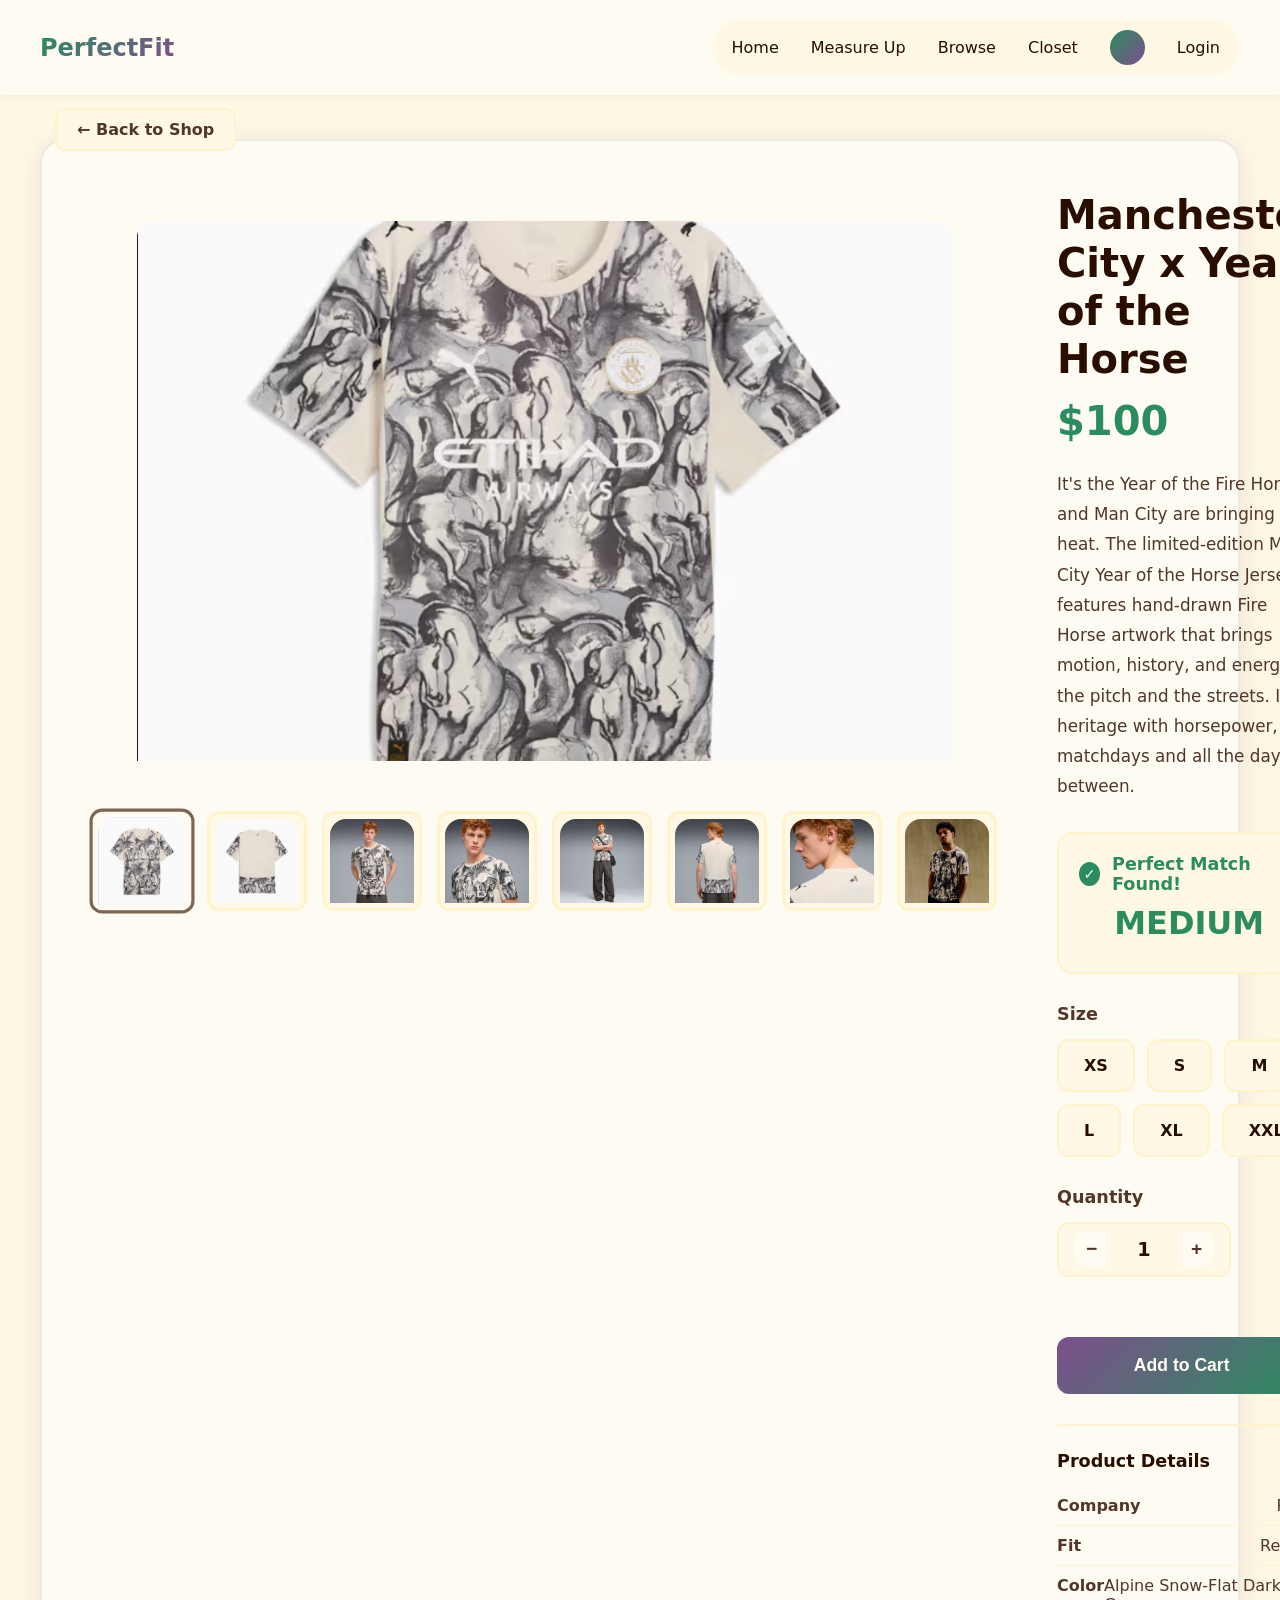
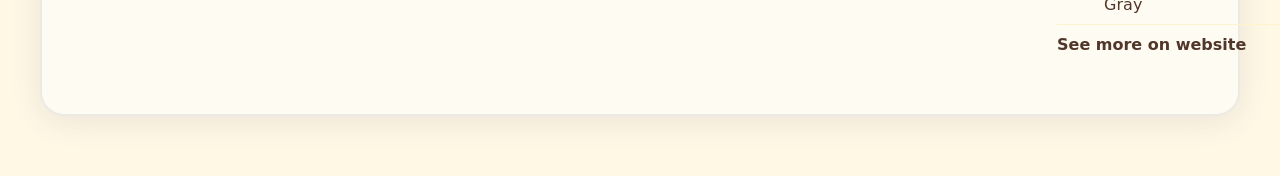
<file: Selected/PumaShirt.html>
<!DOCTYPE html>
<html lang="en">
  <head>
    <meta charset="UTF-8" />
    <meta name="viewport" content="width=device-width, initial-scale=1.0" />
    <title>Classic Cotton Tee - Perfect Fit</title>
    <link rel="stylesheet" type="text/css" href="../styles.css" />
    <style>
      /* added 4-2-26, style completed  */
      body {
        font-family: -apple-system, BlinkMacSystemFont, "Segoe UI", system-ui,
          sans-serif;
        background: var(--wt-cream);
        color: var(--text-primary);
        padding-top: 120px;
      }

      .back-btn {
        padding: 10px 20px;
        background: var(--wt-cream);
        border: 2px solid var(--border-secondary);
        border-radius: 10px;
        cursor: pointer;
        font-weight: 600;
        color: var(--text-secondary);
        text-decoration: none;
        transition: all 0.3s;
        margin: 55px;
      }

      .back-btn:hover {
        border-color: var(--border-primary);
        background: var(--wt-light);
      }

      /* Main Content */
      .container {
        max-width: 1400px;
        margin: 0 auto;
        padding: 0 40px 60px;
      }

      .product-layout {
        display: grid;
        grid-template-columns: 1fr 1fr;
        gap: 60px;
        background: var(--wt-light);
        padding: 50px;
        border-radius: 24px;
        box-shadow: 0 5px 30px rgba(92, 75, 111, 0.12);
        border: 2px solid rgba(92, 75, 111, 0.1);
      }

      /* Image Section */
      .image-section {
        display: flex;
        flex-direction: column;
        gap: 20px;
      }

      .main-image {
        width: 100%;
        height: 600px;
        background: var(--wt-light);
        border-radius: 20px;
        display: flex;
        align-items: center;
        justify-content: center;
        font-size: 15rem;
      }

      .thumbnail-gallery {
        display: flex;
        gap: 15px;
      }

      .thumbnail {
        width: 100px;
        height: 100px;
        background: var(--wt-cream);
        border-radius: 12px;
        display: flex;
        align-items: center;
        justify-content: center;
        font-size: 3rem;
        cursor: pointer;
        border: 3px solid var(--border-secondary);
        transition: all 0.3s;
      }

      .thumbnail:hover,
      .thumbnail.active {
        border-color: var(--border-primary);
        background: var(--wt-light);
        transform: scale(1.05);
      }

      /* Details Section */
      .details-section {
        display: flex;
        flex-direction: column;
      }

      .breadcrumb {
        color: var(--text-secondary);
        font-size: 0.9rem;
        margin-bottom: 15px;
      }

      .breadcrumb a {
        color: var(--text-secondary);
        text-decoration: none;
      }

      .breadcrumb a:hover {
        color: var(--color-p);
      }

      .product-title {
        font-size: 2.5rem;
        font-weight: 800;
        color: var(--text-primary);
        margin-bottom: 15px;
        line-height: 1.2;
      }

      .product-rating {
        display: flex;
        align-items: center;
        gap: 15px;
        margin-bottom: 25px;
        padding-bottom: 25px;
        border-bottom: 2px solid var(--border-secondary);
      }

      .product-price {
        font-size: 2.5rem;
        font-weight: 800;
        color: var(--color-g);
        margin-bottom: 25px;
      }

      .product-description {
        color: var(--text-secondary);
        line-height: 1.8;
        font-size: 1.05rem;
        margin-bottom: 30px;
      }

      .size-recommendation {
        background: var(--wt-cream);
        border: 2px solid var(--border-secondary);
        border-radius: 16px;
        padding: 20px;
        margin-bottom: 30px;
      }

      .size-rec-header {
        display: flex;
        align-items: center;
        gap: 12px;
        margin-bottom: 10px;
      }

      .check-icon {
        width: 24px;
        height: 24px;
        background: var(--color-g);
        border-radius: 50%;
        color: var(--wt-light);
        display: flex;
        align-items: center;
        justify-content: center;
        font-size: 0.9rem;
        font-weight: bold;
      }

      .size-rec-text {
        font-weight: 700;
        color: var(--color-g);
        font-size: 1.1rem;
      }

      .recommended-size {
        font-size: 2rem;
        font-weight: 800;
        color: var(--color-g);
        text-align: center;
        margin: 10px 0;
      }

      .confidence-text {
        text-align: center;
        font-size: 0.9rem;
        color: var(--text-secondary);
      }

      .option-group {
        margin-bottom: 30px;
      }

      .option-label {
        font-weight: 700;
        color: var(--text-secondary);
        font-size: 1.1rem;
        margin-bottom: 15px;
        display: block;
      }

      .color-options {
        display: flex;
        gap: 15px;
      }

      .color-option {
        width: 60px;
        height: 60px;
        border-radius: 50%;
        cursor: pointer;
        border: 3px solid transparent;
        transition: all 0.3s;
        position: relative;
      }

      .color-option:hover {
        transform: scale(1.1);
      }

      .color-option.selected {
        border-color: var(--text-primary);
        box-shadow: 0 0 0 2px var(--wt-light), 0 0 0 5px var(--text-primary);
      }

      .color-name {
        position: absolute;
        bottom: -25px;
        left: 50%;
        transform: translateX(-50%);
        font-size: 0.8rem;
        color: var(--text-secondary);
        white-space: nowrap;
      }

      .size-options {
        display: flex;
        gap: 12px;
        flex-wrap: wrap;
      }

      .size-option {
        padding: 15px 25px;
        border: 2px solid var(--border-secondary);
        border-radius: 12px;
        background: var(--wt-cream);
        cursor: pointer;
        font-weight: 600;
        font-size: 1rem;
        transition: all 0.3s;
      }

      .size-option:hover {
        border-color: var(--color-g);
        background: var(--wt-light);
        transform: translateY(-2px);
      }

      .size-option.recommended {
        border-color: var(--color-g);
        background: #e0f2e9;
        color: #28a745;
        position: relative;
      }

      .size-option.selected {
        border-color: transparent;
        background: var(--grad-pg);
        color: var(--wt-light);
      }

      .quantity-section {
        display: flex;
        align-items: center;
        gap: 20px;
        margin-bottom: 30px;
      }

      .qty-controls {
        display: flex;
        align-items: center;
        gap: 15px;
        background: var(--wt-cream);
        padding: 8px 15px;
        border-radius: 12px;
        border: 2px solid var(--border-secondary);
      }

      .qty-btn {
        width: 35px;
        height: 35px;
        border: none;
        background: var(--wt-light);
        border-radius: 8px;
        cursor: pointer;
        font-weight: 700;
        font-size: 1.2rem;
        transition: all 0.3s;
        color: var(--text-secondary);
      }

      .qty-btn:hover {
        background: var(--grad-gp);
        color: var(--wt-light);
      }

      .qty-display {
        font-size: 1.2rem;
        font-weight: 700;
        min-width: 40px;
        text-align: center;
      }

      .action-buttons {
        display: grid;
        grid-template-columns: 1fr auto;
        gap: 15px;
        margin-bottom: 30px;
      }

      .btn {
        padding: 18px 30px;
        border: none;
        border-radius: 12px;
        font-weight: 600;
        font-size: 1.1rem;
        cursor: pointer;
        transition: all 0.3s;
      }

      .btn-primary {
        background: var(--grad-pg);
        color: var(--wt-light);
      }

      .btn-primary:hover {
        transform: translateY(-2px);
        box-shadow: 0 8px 25px rgba(92, 75, 111, 0.3);
      }

      .btn-icon {
        width: 60px;
        background: #fff8e5;
        color: #5c4b6f;
        border: 2px solid #f9f0da;
        font-size: 1.5rem;
      }

      .btn-icon:hover {
        background: white;
        border-color: #5c4b6f;
      }

      .product-features {
        background: var(--wt-cream);
        padding: 25px;
        border-radius: 16px;
        margin-bottom: 30px;
      }

      .features-title {
        font-weight: 700;
        color: var(--text-primary);
        margin-bottom: 15px;
        font-size: 1.1rem;
      }

      .feature-item {
        display: flex;
        align-items: center;
        gap: 12px;
        margin-bottom: 12px;
        color: var(--text-secondary);
      }

      .feature-item:last-child {
        margin-bottom: 0;
      }

      .feature-icon {
        color: var(--color-g);
        font-size: 1.3rem;
      }

      .product-specs {
        padding-top: 25px;
        border-top: 2px solid var(--border-secondary);
      }

      .specs-title {
        font-weight: 700;
        color: var(--text-primary);
        margin-bottom: 15px;
        font-size: 1.1rem;
      }

      .spec-row {
        display: flex;
        justify-content: space-between;
        padding: 10px 0;
        border-bottom: 1px solid var(--border-secondary);
      }

      .spec-row:last-child {
        border-bottom: none;
      }

      .spec-label {
        color: var(--text-secondary);
        font-weight: 600;
      }

      .spec-value {
        color: var(--text-secondary);
      }

      @media (max-width: 1024px) {
        .product-layout {
          grid-template-columns: 1fr;
          padding: 30px;
        }

        .main-image {
          height: 450px;
          font-size: 10rem;
        }

        .container {
          padding: 0 20px 40px;
        }
      }
    </style>
  </head>
  <body>
    <!-- Header -->
    <div class="header">
      <div class="logo">PerfectFit</div>
      <div class="user-info">
        <nav>
          <a href="../Main/Home.html">Home</a>
          <a href="../Main/MeasureUp.html">Measure Up</a>
          <a href="../Main/Browse.html">Browse</a>
          <a href="../Main/Closet.html">Closet</a>
          <div class="user-avatar"></div>
          <a href="../Main/Login.html">Login</a>
        </nav>
      </div>
    </div>
    <div class="top">
      <div class="top-content">
        <a href="../Main/Browse.html" class="back-btn">← Back to Shop</a>
      </div>
    </div>

    <div class="container">
      <div class="product-layout">
        <!-- Image Section -->
        <div class="image-section">
          <div class="main-image" id="mainImage">
            <img
              src="../Images/PumaShirt.png"
              alt="Puma Shirt"
              style="
                width: 90%;
                height: 90%;
                object-fit: cover;
                border-radius: 16px 16px 0 0;
              "
            />
          </div>
          <div class="thumbnail-gallery">
            <div
              class="thumbnail active"
              onclick="changeImage('../Images/PumaShirt.png')"
            >
              <img
                src="../Images/PumaShirt.png"
                alt="Puma Shirt Front"
                style="
                  width: 90%;
                  height: 90%;
                  object-fit: cover;
                  border-radius: 16px 16px 0 0;
                "
              />
            </div>
            <div
              class="thumbnail"
              onclick="changeImage('../Images/PumaShirt2.png')"
            >
              <img
                src="../Images/PumaShirt2.png"
                alt="Puma Shirt Back"
                style="
                  width: 90%;
                  height: 90%;
                  object-fit: cover;
                  border-radius: 16px 16px 0 0;
                "
              />
            </div>
            <div
              class="thumbnail"
              onclick="changeImage('../Images/PumaShirt3.png')"
            >
              <img
                src="../Images/PumaShirt3.png"
                alt="Puma Shirt"
                style="
                  width: 90%;
                  height: 90%;
                  object-fit: cover;
                  border-radius: 16px 16px 0 0;
                "
              />
            </div>
            <div
              class="thumbnail"
              onclick="changeImage('../Images/PumaShirt4.png')"
            >
              <img
                src="../Images/PumaShirt4.png"
                alt="Puma Shirt"
                style="
                  width: 90%;
                  height: 90%;
                  object-fit: cover;
                  border-radius: 16px 16px 0 0;
                "
              />
            </div>
            <div
              class="thumbnail"
              onclick="changeImage('../Images/PumaShirt5.png')"
            >
              <img
                src="../Images/PumaShirt5.png"
                alt="Puma Shirt"
                style="
                  width: 90%;
                  height: 90%;
                  object-fit: cover;
                  border-radius: 16px 16px 0 0;
                "
              />
            </div>
            <div
              class="thumbnail"
              onclick="changeImage('../Images/PumaShirt6.png')"
            >
              <img
                src="../Images/PumaShirt6.png"
                alt="Puma Shirt"
                style="
                  width: 90%;
                  height: 90%;
                  object-fit: cover;
                  border-radius: 16px 16px 0 0;
                "
              />
            </div>
            <div
              class="thumbnail"
              onclick="changeImage('../Images/PumaShirt7.png')"
            >
              <img
                src="../Images/PumaShirt7.png"
                alt="Puma Shirt"
                style="
                  width: 90%;
                  height: 90%;
                  object-fit: cover;
                  border-radius: 16px 16px 0 0;
                "
              />
            </div>
            <div
              class="thumbnail"
              onclick="changeImage('../Images/PumaShirt8.png')"
            >
              <img
                src="../Images/PumaShirt8.png"
                alt="Puma Shirt"
                style="
                  width: 90%;
                  height: 90%;
                  object-fit: cover;
                  border-radius: 16px 16px 0 0;
                "
              />
            </div>
          </div>
        </div>

        <!-- Details Section -->
        <div class="details-section">
          <h1 class="product-title">Manchester City x Year of the Horse</h1>

          <div class="product-price">$100</div>

          <p class="product-description">
            It's the Year of the Fire Horse and Man City are bringing the heat.
            The limited-edition Man City Year of the Horse Jersey features
            hand-drawn Fire Horse artwork that brings motion, history, and
            energy to the pitch and the streets. It's heritage with horsepower,
            for matchdays and all the days in between.
          </p>

          <div class="size-recommendation">
            <div class="size-rec-header">
              <div class="check-icon">✓</div>
              <span class="size-rec-text">Perfect Match Found!</span>
            </div>
            <div class="recommended-size">MEDIUM</div>
          </div>

          <div class="option-group">
            <label class="option-label">Size</label>
            <div class="size-options">
              <div class="size-option" onclick="selectSize(this)">XS</div>
              <div class="size-option" onclick="selectSize(this)">S</div>
              <div class="size-option" onclick="selectSize(this)">M</div>
              <div class="size-option" onclick="selectSize(this)">L</div>
              <div class="size-option" onclick="selectSize(this)">XL</div>
              <div class="size-option" onclick="selectSize(this)">XXL</div>
            </div>
          </div>

          <div class="option-group">
            <label class="option-label">Quantity</label>
            <div class="quantity-section">
              <div class="qty-controls">
                <button class="qty-btn" onclick="changeQty(-1)">−</button>
                <div class="qty-display" id="quantity">1</div>
                <button class="qty-btn" onclick="changeQty(1)">+</button>
              </div>
            </div>
          </div>

          <div class="action-buttons">
            <button class="btn btn-primary" onclick="addToCart()">
              Add to Cart
            </button>
          </div>

          <div class="product-specs">
            <div class="specs-title">Product Details</div>
            <div class="spec-row">
              <span class="spec-label">Company</span>
              <span class="spec-value">Puma</span>
            </div>
            <div class="spec-row">
              <span class="spec-label">Fit</span>
              <span class="spec-value">Regular</span>
            </div>
            <div class="spec-row">
              <span class="spec-label">Color</span>
              <span class="spec-value">Alpine Snow-Flat Dark Gray</span>
            </div>
            <div class="spec-row">
              <span class="spec-label">See more on website</span>
            </div>
            </div>
          </div>
        </div>
      </div>
    </div>

    <script>
      let currentQty = 1;
      let isFavorite = false;

      function changeImage(imagePath) {
        const mainImg = document.querySelector("#mainImage img");
        mainImg.src = imagePath;

        document
          .querySelectorAll(".thumbnail")
          .forEach((t) => t.classList.remove("active"));
        event.target.closest(".thumbnail").classList.add("active");
      }

      function selectColor(element, colorName) {
        document
          .querySelectorAll(".color-option")
          .forEach((c) => c.classList.remove("selected"));
        element.classList.add("selected");
        document.getElementById("selectedColor").textContent = colorName;
      }

      function selectSize(element) {
        document
          .querySelectorAll(".size-option")
          .forEach((s) => s.classList.remove("selected"));
        element.classList.add("selected");
      }

      function changeQty(delta) {
        currentQty = Math.max(1, currentQty + delta);
        document.getElementById("quantity").textContent = currentQty;
      }

      function addToCart() {
        const size = document.querySelector(
          ".size-option.selected"
        ).textContent;
        const color = document.getElementById("selectedColor").textContent;
        alert(
          `Added ${currentQty} x Classic Cotton Tee (Size: ${size}, Color: ${color}) to cart!`
        );
      }

      function toggleFavorite() {
        isFavorite = !isFavorite;
        event.target.style.color = isFavorite ? "#E91E63" : "#5C4B6F";
        alert(isFavorite ? "Added to favorites! ♥" : "Removed from favorites");
      }
    </script>
  </body>
</html>
</file>
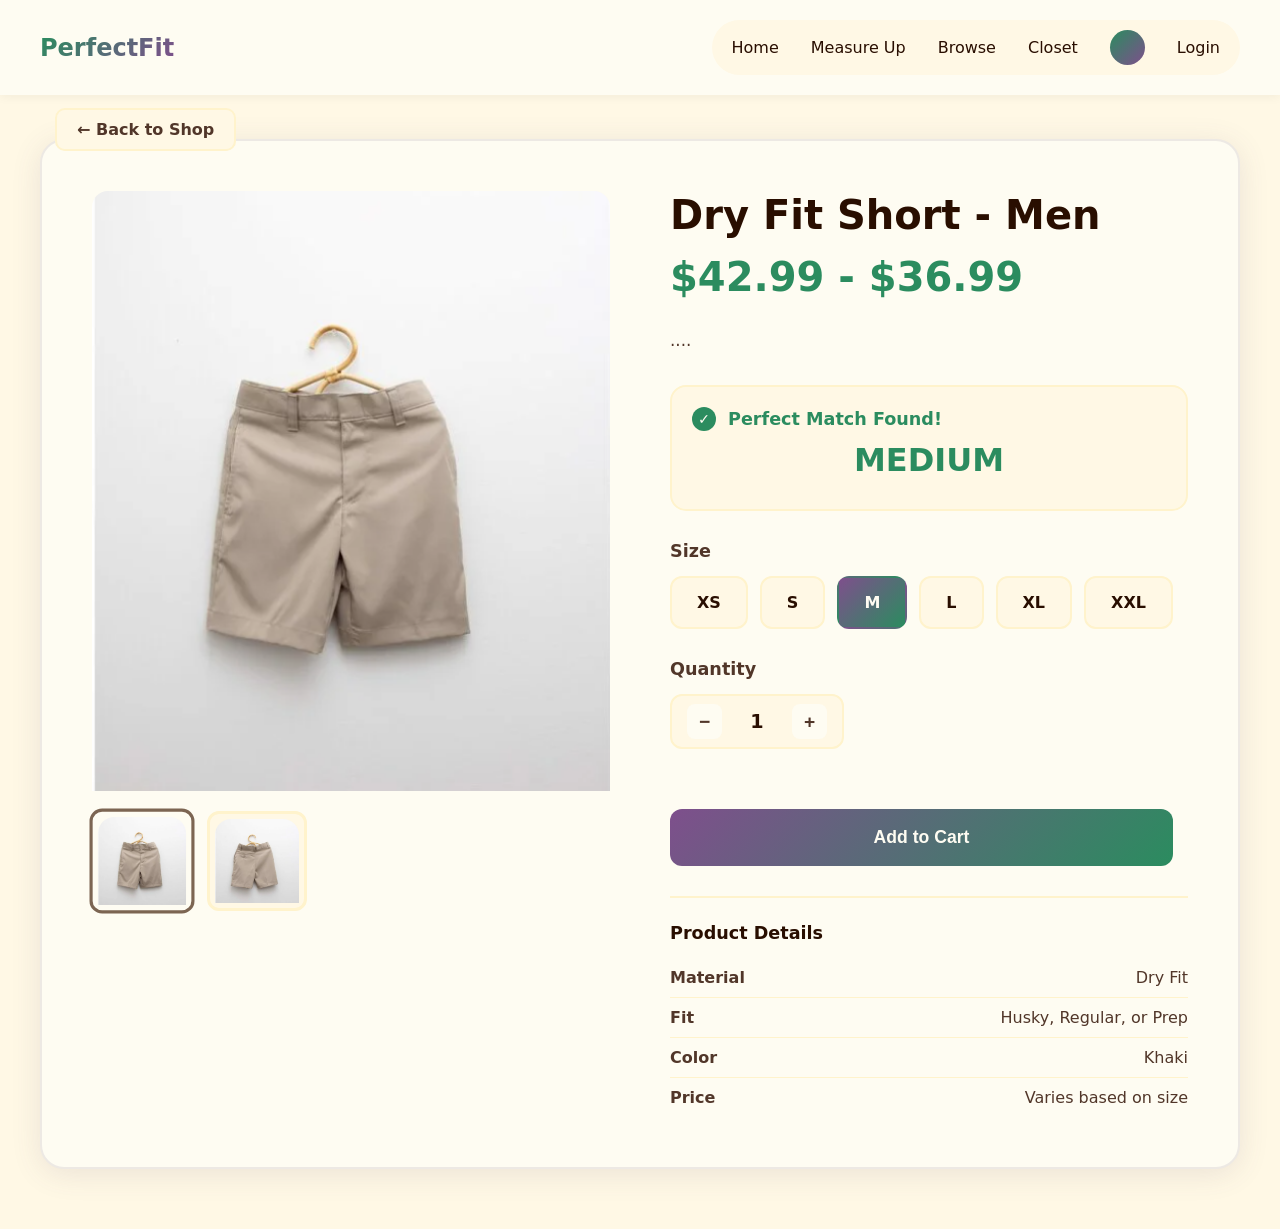
<file: Selected/Shorts.html>
<!DOCTYPE html>
<html lang="en">
  <head>
    <meta charset="UTF-8" />
    <meta name="viewport" content="width=device-width, initial-scale=1.0" />
    <title>Classic Cotton Tee - Perfect Fit</title>
    <link rel="stylesheet" type="text/css" href="../styles.css" />
    <style>
      /* added 4-2-26, style completed  */
      body {
        font-family: -apple-system, BlinkMacSystemFont, "Segoe UI", system-ui,
          sans-serif;
        background: var(--wt-cream);
        color: var(--text-primary);
        padding-top: 120px;
      }

      .back-btn {
        padding: 10px 20px;
        background: var(--wt-cream);
        border: 2px solid var(--border-secondary);
        border-radius: 10px;
        cursor: pointer;
        font-weight: 600;
        color: var(--text-secondary);
        text-decoration: none;
        transition: all 0.3s;
        margin: 55px;
      }

      .back-btn:hover {
        border-color: var(--border-primary);
        background: var(--wt-light);
      }

      /* Main Content */
      .container {
        max-width: 1400px;
        margin: 0 auto;
        padding: 0 40px 60px;
      }

      .product-layout {
        display: grid;
        grid-template-columns: 1fr 1fr;
        gap: 60px;
        background: var(--wt-light);
        padding: 50px;
        border-radius: 24px;
        box-shadow: 0 5px 30px rgba(92, 75, 111, 0.12);
        border: 2px solid rgba(92, 75, 111, 0.1);
      }

      /* Image Section */
      .image-section {
        display: flex;
        flex-direction: column;
        gap: 20px;
      }

      .main-image {
        width: 100%;
        height: 600px;
        background: var(--wt-light);
        border-radius: 20px;
        display: flex;
        align-items: center;
        justify-content: center;
        font-size: 15rem;
      }

      .thumbnail-gallery {
        display: flex;
        gap: 15px;
      }

      .thumbnail {
        width: 100px;
        height: 100px;
        background: var(--wt-cream);
        border-radius: 12px;
        display: flex;
        align-items: center;
        justify-content: center;
        font-size: 3rem;
        cursor: pointer;
        border: 3px solid var(--border-secondary);
        transition: all 0.3s;
      }

      .thumbnail:hover,
      .thumbnail.active {
        border-color: var(--border-primary);
        background: var(--wt-light);
        transform: scale(1.05);
      }

      /* Details Section */
      .details-section {
        display: flex;
        flex-direction: column;
      }

      .breadcrumb {
        color: var(--text-secondary);
        font-size: 0.9rem;
        margin-bottom: 15px;
      }

      .breadcrumb a {
        color: var(--text-secondary);
        text-decoration: none;
      }

      .breadcrumb a:hover {
        color: var(--color-p);
      }

      .product-title {
        font-size: 2.5rem;
        font-weight: 800;
        color: var(--text-primary);
        margin-bottom: 15px;
        line-height: 1.2;
      }

      .product-rating {
        display: flex;
        align-items: center;
        gap: 15px;
        margin-bottom: 25px;
        padding-bottom: 25px;
        border-bottom: 2px solid var(--border-secondary);
      }

      .product-price {
        font-size: 2.5rem;
        font-weight: 800;
        color: var(--color-g);
        margin-bottom: 25px;
      }

      .product-description {
        color: var(--text-secondary);
        line-height: 1.8;
        font-size: 1.05rem;
        margin-bottom: 30px;
      }

      .size-recommendation {
        background: var(--wt-cream);
        border: 2px solid var(--border-secondary);
        border-radius: 16px;
        padding: 20px;
        margin-bottom: 30px;
      }

      .size-rec-header {
        display: flex;
        align-items: center;
        gap: 12px;
        margin-bottom: 10px;
      }

      .check-icon {
        width: 24px;
        height: 24px;
        background: var(--color-g);
        border-radius: 50%;
        color: var(--wt-light);
        display: flex;
        align-items: center;
        justify-content: center;
        font-size: 0.9rem;
        font-weight: bold;
      }

      .size-rec-text {
        font-weight: 700;
        color: var(--color-g);
        font-size: 1.1rem;
      }

      .recommended-size {
        font-size: 2rem;
        font-weight: 800;
        color: var(--color-g);
        text-align: center;
        margin: 10px 0;
      }

      .confidence-text {
        text-align: center;
        font-size: 0.9rem;
        color: var(--text-secondary);
      }

      .option-group {
        margin-bottom: 30px;
      }

      .option-label {
        font-weight: 700;
        color: var(--text-secondary);
        font-size: 1.1rem;
        margin-bottom: 15px;
        display: block;
      }

      .color-options {
        display: flex;
        gap: 15px;
      }

      .color-option {
        width: 60px;
        height: 60px;
        border-radius: 50%;
        cursor: pointer;
        border: 3px solid transparent;
        transition: all 0.3s;
        position: relative;
      }

      .color-option:hover {
        transform: scale(1.1);
      }

      .color-option.selected {
        border-color: var(--text-primary);
        box-shadow: 0 0 0 2px var(--wt-light), 0 0 0 5px var(--text-primary);
      }

      .color-name {
        position: absolute;
        bottom: -25px;
        left: 50%;
        transform: translateX(-50%);
        font-size: 0.8rem;
        color: var(--text-secondary);
        white-space: nowrap;
      }

      .size-options {
        display: flex;
        gap: 12px;
        flex-wrap: wrap;
      }

      .size-option {
        padding: 15px 25px;
        border: 2px solid var(--border-secondary);
        border-radius: 12px;
        background: var(--wt-cream);
        cursor: pointer;
        font-weight: 600;
        font-size: 1rem;
        transition: all 0.3s;
      }

      .size-option:hover {
        border-color: var(--color-g);
        background: var(--wt-light);
        transform: translateY(-2px);
      }

      .size-option.recommended {
        border-color: var(--color-g);
        background: #e0f2e9;
        color: #28a745;
        position: relative;
      }

      .size-option.selected {
        border-color: transparent;
        background: var(--grad-pg);
        color: var(--wt-light);
      }

      .quantity-section {
        display: flex;
        align-items: center;
        gap: 20px;
        margin-bottom: 30px;
      }

      .qty-controls {
        display: flex;
        align-items: center;
        gap: 15px;
        background: var(--wt-cream);
        padding: 8px 15px;
        border-radius: 12px;
        border: 2px solid var(--border-secondary);
      }

      .qty-btn {
        width: 35px;
        height: 35px;
        border: none;
        background: var(--wt-light);
        border-radius: 8px;
        cursor: pointer;
        font-weight: 700;
        font-size: 1.2rem;
        transition: all 0.3s;
        color: var(--text-secondary);
      }

      .qty-btn:hover {
        background: var(--grad-gp);
        color: var(--wt-light);
      }

      .qty-display {
        font-size: 1.2rem;
        font-weight: 700;
        min-width: 40px;
        text-align: center;
      }

      .action-buttons {
        display: grid;
        grid-template-columns: 1fr auto;
        gap: 15px;
        margin-bottom: 30px;
      }

      .btn {
        padding: 18px 30px;
        border: none;
        border-radius: 12px;
        font-weight: 600;
        font-size: 1.1rem;
        cursor: pointer;
        transition: all 0.3s;
      }

      .btn-primary {
        background: var(--grad-pg);
        color: var(--wt-light);
      }

      .btn-primary:hover {
        transform: translateY(-2px);
        box-shadow: 0 8px 25px rgba(92, 75, 111, 0.3);
      }

      .btn-icon {
        width: 60px;
        background: #fff8e5;
        color: #5c4b6f;
        border: 2px solid #f9f0da;
        font-size: 1.5rem;
      }

      .btn-icon:hover {
        background: white;
        border-color: #5c4b6f;
      }

      .product-features {
        background: var(--wt-cream);
        padding: 25px;
        border-radius: 16px;
        margin-bottom: 30px;
      }

      .features-title {
        font-weight: 700;
        color: var(--text-primary);
        margin-bottom: 15px;
        font-size: 1.1rem;
      }

      .feature-item {
        display: flex;
        align-items: center;
        gap: 12px;
        margin-bottom: 12px;
        color: var(--text-secondary);
      }

      .feature-item:last-child {
        margin-bottom: 0;
      }

      .feature-icon {
        color: var(--color-g);
        font-size: 1.3rem;
      }

      .product-specs {
        padding-top: 25px;
        border-top: 2px solid var(--border-secondary);
      }

      .specs-title {
        font-weight: 700;
        color: var(--text-primary);
        margin-bottom: 15px;
        font-size: 1.1rem;
      }

      .spec-row {
        display: flex;
        justify-content: space-between;
        padding: 10px 0;
        border-bottom: 1px solid var(--border-secondary);
      }

      .spec-row:last-child {
        border-bottom: none;
      }

      .spec-label {
        color: var(--text-secondary);
        font-weight: 600;
      }

      .spec-value {
        color: var(--text-secondary);
      }

      @media (max-width: 1024px) {
        .product-layout {
          grid-template-columns: 1fr;
          padding: 30px;
        }

        .main-image {
          height: 450px;
          font-size: 10rem;
        }

        .container {
          padding: 0 20px 40px;
        }
      }
    </style>
  </head>
  <body>
    <!-- Header -->
    <div class="header">
      <div class="logo">PerfectFit</div>
      <div class="user-info">
        <nav>
          <a href="../Main/Home.html">Home</a>
          <a href="../Main/MeasureUp.html">Measure Up</a>
          <a href="../Main/Browse.html">Browse</a>
          <a href="../Main/Closet.html">Closet</a>
          <div class="user-avatar"></div>
          <a href="../Main/Login.html">Login</a>
        </nav>
      </div>
    </div>
    <div class="top">
      <div class="top-content">
        <a href="../Main/Browse.html" class="back-btn">← Back to Shop</a>
      </div>
    </div>

    <div class="container">
      <div class="product-layout">
        <!-- Image Section -->
        <div class="image-section">
          <div class="main-image" id="mainImage">
            <img
              src="../Images/HsShorts.png"
              alt="High School Shorts Front"
              style="
                width: 100%;
                height: 100%;
                object-fit: cover;
                border-radius: 16px 16px 0 0;
              "
            />
          </div>
          <div class="thumbnail-gallery">
            <div
              class="thumbnail active"
              onclick="changeImage('../Images/HsShorts.png')"
            >
              <img
                src="../Images/HsShorts.png"
                alt="High School Shorts Front"
                style="
                  width: 90%;
                  height: 90%;
                  object-fit: cover;
                  border-radius: 16px 16px 0 0;
                "
              />
            </div>
            <div
              class="thumbnail"
              onclick="changeImage('../Images/HsShorts2.png')"
            >
              <img
                src="../Images/HsShorts2.png"
                alt="High School Shorts Back"
                style="
                  width: 90%;
                  height: 90%;
                  object-fit: cover;
                  border-radius: 16px 16px 0 0;
                "
              />
            </div>
          </div>
        </div>

        <!-- Details Section -->
        <div class="details-section">
          <h1 class="product-title">Dry Fit Short - Men</h1>

          <div class="product-price">$42.99 - $36.99</div>

          <p class="product-description">....</p>

          <div class="size-recommendation">
            <div class="size-rec-header">
              <div class="check-icon">✓</div>
              <span class="size-rec-text">Perfect Match Found!</span>
            </div>
            <div class="recommended-size">MEDIUM</div>
          </div>

          <div class="option-group">
            <label class="option-label">Size</label>
            <div class="size-options">
              <div class="size-option" onclick="selectSize(this)">XS</div>
              <div class="size-option" onclick="selectSize(this)">S</div>
              <div
                class="size-option recommended selected"
                onclick="selectSize(this)"
              >
                M
              </div>
              <div class="size-option" onclick="selectSize(this)">L</div>
              <div class="size-option" onclick="selectSize(this)">XL</div>
              <div class="size-option" onclick="selectSize(this)">XXL</div>
            </div>
          </div>

          <div class="option-group">
            <label class="option-label">Quantity</label>
            <div class="quantity-section">
              <div class="qty-controls">
                <button class="qty-btn" onclick="changeQty(-1)">−</button>
                <div class="qty-display" id="quantity">1</div>
                <button class="qty-btn" onclick="changeQty(1)">+</button>
              </div>
            </div>
          </div>

          <div class="action-buttons">
            <button class="btn btn-primary" onclick="addToCart()">
              Add to Cart
            </button>
          </div>

          <div class="product-specs">
            <div class="specs-title">Product Details</div>
            <div class="spec-row">
              <span class="spec-label">Material</span>
              <span class="spec-value">Dry Fit</span>
            </div>
            <div class="spec-row">
              <span class="spec-label">Fit</span>
              <span class="spec-value">Husky, Regular, or Prep</span>
            </div>
            <div class="spec-row">
              <span class="spec-label">Color</span>
              <span class="spec-value">Khaki</span>
            </div>
            <div class="spec-row">
              <span class="spec-label">Price</span>
              <span class="spec-value">Varies based on size</span>
            </div>
          </div>
        </div>
      </div>
    </div>

    <script>
      let currentQty = 1;
      let isFavorite = false;

      function changeImage(imagePath) {
        const mainImg = document.querySelector("#mainImage img");
        mainImg.src = imagePath;

        document
          .querySelectorAll(".thumbnail")
          .forEach((t) => t.classList.remove("active"));
        event.target.closest(".thumbnail").classList.add("active");
      }

      function selectColor(element, colorName) {
        document
          .querySelectorAll(".color-option")
          .forEach((c) => c.classList.remove("selected"));
        element.classList.add("selected");
        document.getElementById("selectedColor").textContent = colorName;
      }

      function selectSize(element) {
        document
          .querySelectorAll(".size-option")
          .forEach((s) => s.classList.remove("selected"));
        element.classList.add("selected");
      }

      function changeQty(delta) {
        currentQty = Math.max(1, currentQty + delta);
        document.getElementById("quantity").textContent = currentQty;
      }

      function addToCart() {
        const size = document.querySelector(
          ".size-option.selected"
        ).textContent;
        const color = document.getElementById("selectedColor").textContent;
        alert(
          `Added ${currentQty} x Classic Cotton Tee (Size: ${size}, Color: ${color}) to cart!`
        );
      }

      function toggleFavorite() {
        isFavorite = !isFavorite;
        event.target.style.color = isFavorite ? "#E91E63" : "#5C4B6F";
        alert(isFavorite ? "Added to favorites! ♥" : "Removed from favorites");
      }
    </script>
  </body>
</html>
</file>
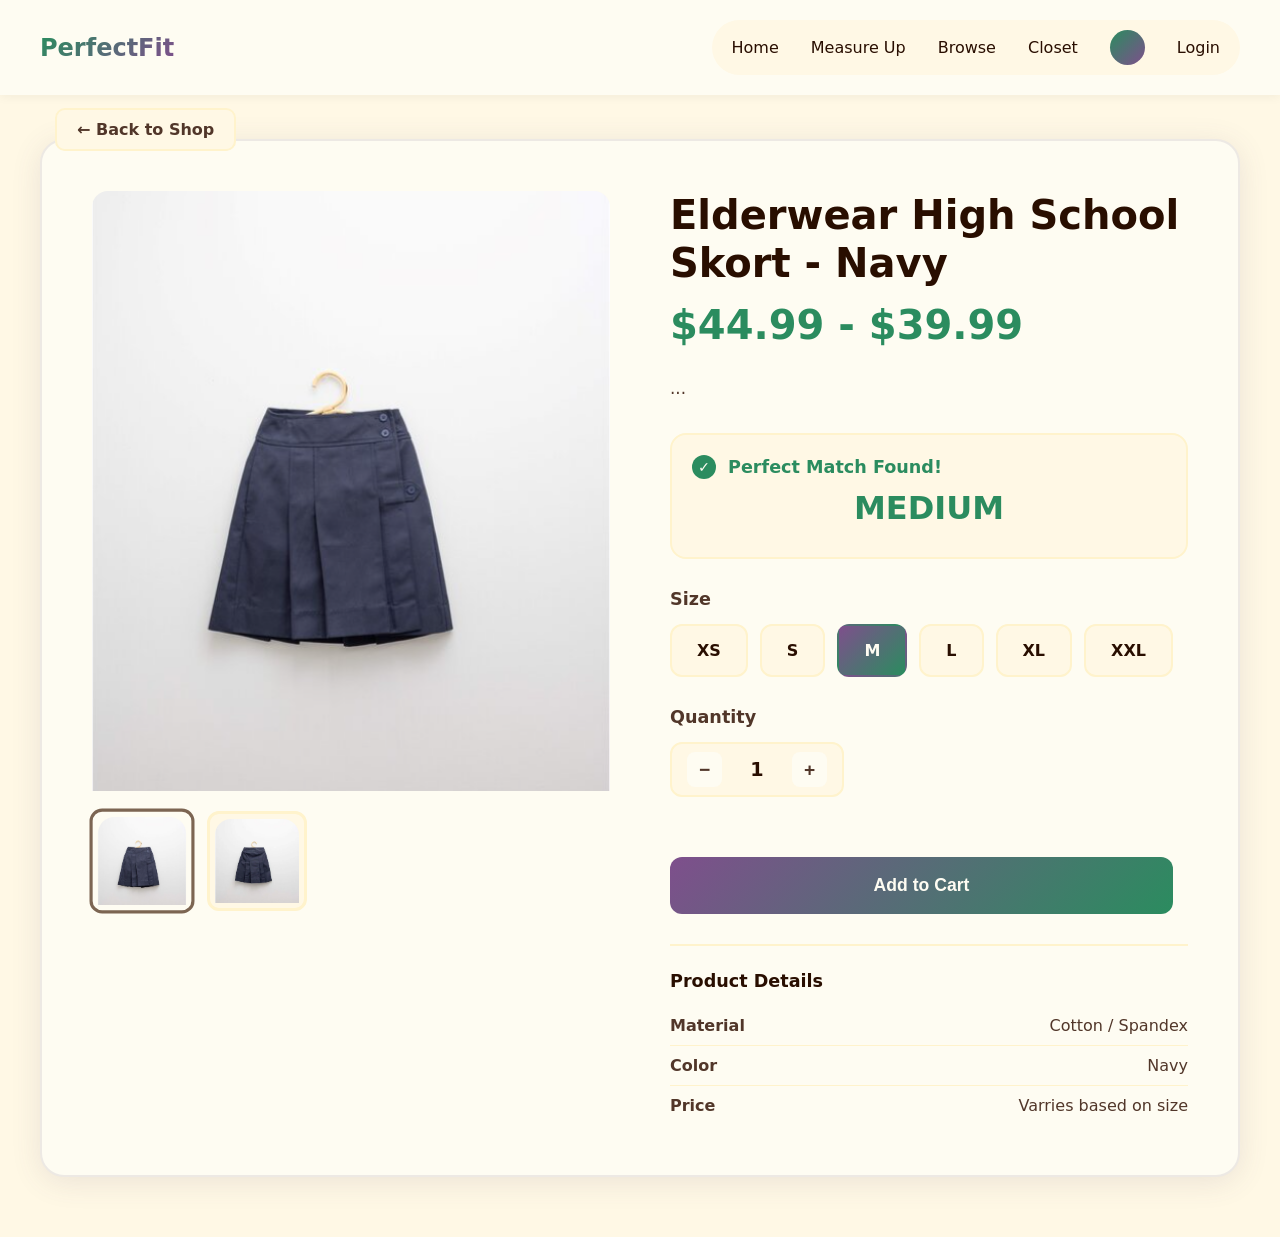
<file: Selected/SkirtB.html>
<!DOCTYPE html>
<html lang="en">
  <head>
    <meta charset="UTF-8" />
    <meta name="viewport" content="width=device-width, initial-scale=1.0" />
    <title>Classic Cotton Tee - Perfect Fit</title>
    <link rel="stylesheet" type="text/css" href="../styles.css" />
    <style>
      /* added 4-2-26, style completed  */
      body {
        font-family: -apple-system, BlinkMacSystemFont, "Segoe UI", system-ui,
          sans-serif;
        background: var(--wt-cream);
        color: var(--text-primary);
        padding-top: 120px;
      }

      .back-btn {
        padding: 10px 20px;
        background: var(--wt-cream);
        border: 2px solid var(--border-secondary);
        border-radius: 10px;
        cursor: pointer;
        font-weight: 600;
        color: var(--text-secondary);
        text-decoration: none;
        transition: all 0.3s;
        margin: 55px;
      }

      .back-btn:hover {
        border-color: var(--border-primary);
        background: var(--wt-light);
      }

      /* Main Content */
      .container {
        max-width: 1400px;
        margin: 0 auto;
        padding: 0 40px 60px;
      }

      .product-layout {
        display: grid;
        grid-template-columns: 1fr 1fr;
        gap: 60px;
        background: var(--wt-light);
        padding: 50px;
        border-radius: 24px;
        box-shadow: 0 5px 30px rgba(92, 75, 111, 0.12);
        border: 2px solid rgba(92, 75, 111, 0.1);
      }

      /* Image Section */
      .image-section {
        display: flex;
        flex-direction: column;
        gap: 20px;
      }

      .main-image {
        width: 100%;
        height: 600px;
        background: var(--wt-light);
        border-radius: 20px;
        display: flex;
        align-items: center;
        justify-content: center;
        font-size: 15rem;
      }

      .thumbnail-gallery {
        display: flex;
        gap: 15px;
      }

      .thumbnail {
        width: 100px;
        height: 100px;
        background: var(--wt-cream);
        border-radius: 12px;
        display: flex;
        align-items: center;
        justify-content: center;
        font-size: 3rem;
        cursor: pointer;
        border: 3px solid var(--border-secondary);
        transition: all 0.3s;
      }

      .thumbnail:hover,
      .thumbnail.active {
        border-color: var(--border-primary);
        background: var(--wt-light);
        transform: scale(1.05);
      }

      /* Details Section */
      .details-section {
        display: flex;
        flex-direction: column;
      }

      .breadcrumb {
        color: var(--text-secondary);
        font-size: 0.9rem;
        margin-bottom: 15px;
      }

      .breadcrumb a {
        color: var(--text-secondary);
        text-decoration: none;
      }

      .breadcrumb a:hover {
        color: var(--color-p);
      }

      .product-title {
        font-size: 2.5rem;
        font-weight: 800;
        color: var(--text-primary);
        margin-bottom: 15px;
        line-height: 1.2;
      }

      .product-rating {
        display: flex;
        align-items: center;
        gap: 15px;
        margin-bottom: 25px;
        padding-bottom: 25px;
        border-bottom: 2px solid var(--border-secondary);
      }

      .product-price {
        font-size: 2.5rem;
        font-weight: 800;
        color: var(--color-g);
        margin-bottom: 25px;
      }

      .product-description {
        color: var(--text-secondary);
        line-height: 1.8;
        font-size: 1.05rem;
        margin-bottom: 30px;
      }

      .size-recommendation {
        background: var(--wt-cream);
        border: 2px solid var(--border-secondary);
        border-radius: 16px;
        padding: 20px;
        margin-bottom: 30px;
      }

      .size-rec-header {
        display: flex;
        align-items: center;
        gap: 12px;
        margin-bottom: 10px;
      }

      .check-icon {
        width: 24px;
        height: 24px;
        background: var(--color-g);
        border-radius: 50%;
        color: var(--wt-light);
        display: flex;
        align-items: center;
        justify-content: center;
        font-size: 0.9rem;
        font-weight: bold;
      }

      .size-rec-text {
        font-weight: 700;
        color: var(--color-g);
        font-size: 1.1rem;
      }

      .recommended-size {
        font-size: 2rem;
        font-weight: 800;
        color: var(--color-g);
        text-align: center;
        margin: 10px 0;
      }

      .confidence-text {
        text-align: center;
        font-size: 0.9rem;
        color: var(--text-secondary);
      }

      .option-group {
        margin-bottom: 30px;
      }

      .option-label {
        font-weight: 700;
        color: var(--text-secondary);
        font-size: 1.1rem;
        margin-bottom: 15px;
        display: block;
      }

      .color-options {
        display: flex;
        gap: 15px;
      }

      .color-option {
        width: 60px;
        height: 60px;
        border-radius: 50%;
        cursor: pointer;
        border: 3px solid transparent;
        transition: all 0.3s;
        position: relative;
      }

      .color-option:hover {
        transform: scale(1.1);
      }

      .color-option.selected {
        border-color: var(--text-primary);
        box-shadow: 0 0 0 2px var(--wt-light), 0 0 0 5px var(--text-primary);
      }

      .color-name {
        position: absolute;
        bottom: -25px;
        left: 50%;
        transform: translateX(-50%);
        font-size: 0.8rem;
        color: var(--text-secondary);
        white-space: nowrap;
      }

      .size-options {
        display: flex;
        gap: 12px;
        flex-wrap: wrap;
      }

      .size-option {
        padding: 15px 25px;
        border: 2px solid var(--border-secondary);
        border-radius: 12px;
        background: var(--wt-cream);
        cursor: pointer;
        font-weight: 600;
        font-size: 1rem;
        transition: all 0.3s;
      }

      .size-option:hover {
        border-color: var(--color-g);
        background: var(--wt-light);
        transform: translateY(-2px);
      }

      .size-option.recommended {
        border-color: var(--color-g);
        background: #e0f2e9;
        color: #28a745;
        position: relative;
      }

      .size-option.selected {
        border-color: transparent;
        background: var(--grad-pg);
        color: var(--wt-light);
      }

      .quantity-section {
        display: flex;
        align-items: center;
        gap: 20px;
        margin-bottom: 30px;
      }

      .qty-controls {
        display: flex;
        align-items: center;
        gap: 15px;
        background: var(--wt-cream);
        padding: 8px 15px;
        border-radius: 12px;
        border: 2px solid var(--border-secondary);
      }

      .qty-btn {
        width: 35px;
        height: 35px;
        border: none;
        background: var(--wt-light);
        border-radius: 8px;
        cursor: pointer;
        font-weight: 700;
        font-size: 1.2rem;
        transition: all 0.3s;
        color: var(--text-secondary);
      }

      .qty-btn:hover {
        background: var(--grad-gp);
        color: var(--wt-light);
      }

      .qty-display {
        font-size: 1.2rem;
        font-weight: 700;
        min-width: 40px;
        text-align: center;
      }

      .action-buttons {
        display: grid;
        grid-template-columns: 1fr auto;
        gap: 15px;
        margin-bottom: 30px;
      }

      .btn {
        padding: 18px 30px;
        border: none;
        border-radius: 12px;
        font-weight: 600;
        font-size: 1.1rem;
        cursor: pointer;
        transition: all 0.3s;
      }

      .btn-primary {
        background: var(--grad-pg);
        color: var(--wt-light);
      }

      .btn-primary:hover {
        transform: translateY(-2px);
        box-shadow: 0 8px 25px rgba(92, 75, 111, 0.3);
      }

      .btn-icon {
        width: 60px;
        background: #fff8e5;
        color: #5c4b6f;
        border: 2px solid #f9f0da;
        font-size: 1.5rem;
      }

      .btn-icon:hover {
        background: white;
        border-color: #5c4b6f;
      }

      .product-features {
        background: var(--wt-cream);
        padding: 25px;
        border-radius: 16px;
        margin-bottom: 30px;
      }

      .features-title {
        font-weight: 700;
        color: var(--text-primary);
        margin-bottom: 15px;
        font-size: 1.1rem;
      }

      .feature-item {
        display: flex;
        align-items: center;
        gap: 12px;
        margin-bottom: 12px;
        color: var(--text-secondary);
      }

      .feature-item:last-child {
        margin-bottom: 0;
      }

      .feature-icon {
        color: var(--color-g);
        font-size: 1.3rem;
      }

      .product-specs {
        padding-top: 25px;
        border-top: 2px solid var(--border-secondary);
      }

      .specs-title {
        font-weight: 700;
        color: var(--text-primary);
        margin-bottom: 15px;
        font-size: 1.1rem;
      }

      .spec-row {
        display: flex;
        justify-content: space-between;
        padding: 10px 0;
        border-bottom: 1px solid var(--border-secondary);
      }

      .spec-row:last-child {
        border-bottom: none;
      }

      .spec-label {
        color: var(--text-secondary);
        font-weight: 600;
      }

      .spec-value {
        color: var(--text-secondary);
      }

      @media (max-width: 1024px) {
        .product-layout {
          grid-template-columns: 1fr;
          padding: 30px;
        }

        .main-image {
          height: 450px;
          font-size: 10rem;
        }

        .container {
          padding: 0 20px 40px;
        }
      }
    </style>
  </head>
  <body>
    <!-- Header -->
    <div class="header">
      <div class="logo">PerfectFit</div>
      <div class="user-info">
        <nav>
          <a href="../Main/Home.html">Home</a>
          <a href="../Main/MeasureUp.html">Measure Up</a>
          <a href="../Main/Browse.html">Browse</a>
          <a href="../Main/Closet.html">Closet</a>
          <div class="user-avatar"></div>
          <a href="../Main/Login.html">Login</a>
        </nav>
      </div>
    </div>
    <div class="top">
      <div class="top-content">
        <a href="../Main/Browse.html" class="back-btn">← Back to Shop</a>
      </div>
    </div>

    <div class="container">
      <div class="product-layout">
        <!-- Image Section -->
        <div class="image-section">
          <div class="main-image" id="mainImage">
            <img
              src="../Images/HsSkirtB.png"
              alt="High School Navy Skirt Front"
              style="
                width: 100%;
                height: 100%;
                object-fit: cover;
                border-radius: 16px 16px 0 0;
              "
            />
          </div>
          <div class="thumbnail-gallery">
            <div
              class="thumbnail active"
              onclick="changeImage('../Images/HsSkirtB.png')"
            >
              <img
                src="../Images/HsSkirtB.png"
                alt="High School Navy Skirt Front"
                style="
                  width: 90%;
                  height: 90%;
                  object-fit: cover;
                  border-radius: 16px 16px 0 0;
                "
              />
            </div>
            <div
              class="thumbnail"
              onclick="changeImage('../Images/HsSkirtBB.png')"
            >
              <img
                src="../Images/HsSkirtBB.png"
                alt="High School Navy Skirt Back"
                style="
                  width: 90%;
                  height: 90%;
                  object-fit: cover;
                  border-radius: 16px 16px 0 0;
                "
              />
            </div>
          </div>
        </div>

        <!-- Details Section -->
        <div class="details-section">
          <h1 class="product-title">Elderwear High School Skort - Navy</h1>

          <div class="product-price">$44.99 - $39.99</div>

          <p class="product-description">...</p>

          <div class="size-recommendation">
            <div class="size-rec-header">
              <div class="check-icon">✓</div>
              <span class="size-rec-text">Perfect Match Found!</span>
            </div>
            <div class="recommended-size">MEDIUM</div>
          </div>

          <div class="option-group">
            <label class="option-label">Size</label>
            <div class="size-options">
              <div class="size-option" onclick="selectSize(this)">XS</div>
              <div class="size-option" onclick="selectSize(this)">S</div>
              <div
                class="size-option recommended selected"
                onclick="selectSize(this)"
              >
                M
              </div>
              <div class="size-option" onclick="selectSize(this)">L</div>
              <div class="size-option" onclick="selectSize(this)">XL</div>
              <div class="size-option" onclick="selectSize(this)">XXL</div>
            </div>
          </div>

          <div class="option-group">
            <label class="option-label">Quantity</label>
            <div class="quantity-section">
              <div class="qty-controls">
                <button class="qty-btn" onclick="changeQty(-1)">−</button>
                <div class="qty-display" id="quantity">1</div>
                <button class="qty-btn" onclick="changeQty(1)">+</button>
              </div>
            </div>
          </div>

          <div class="action-buttons">
            <button class="btn btn-primary" onclick="addToCart()">
              Add to Cart
            </button>
          </div>

          <div class="product-specs">
            <div class="specs-title">Product Details</div>
            <div class="spec-row">
              <span class="spec-label">Material</span>
              <span class="spec-value">Cotton / Spandex</span>
            </div>
            <div class="spec-row">
              <span class="spec-label">Color</span>
              <span class="spec-value">Navy</span>
            </div>
            <div class="spec-row">
              <span class="spec-label">Price</span>
              <span class="spec-value">Varries based on size</span>
            </div>
          </div>
        </div>
      </div>
    </div>

    <script>
      let currentQty = 1;
      let isFavorite = false;

      function changeImage(imagePath) {
        const mainImg = document.querySelector("#mainImage img");
        mainImg.src = imagePath;

        document
          .querySelectorAll(".thumbnail")
          .forEach((t) => t.classList.remove("active"));
        event.target.closest(".thumbnail").classList.add("active");
      }

      function selectColor(element, colorName) {
        document
          .querySelectorAll(".color-option")
          .forEach((c) => c.classList.remove("selected"));
        element.classList.add("selected");
        document.getElementById("selectedColor").textContent = colorName;
      }

      function selectSize(element) {
        document
          .querySelectorAll(".size-option")
          .forEach((s) => s.classList.remove("selected"));
        element.classList.add("selected");
      }

      function changeQty(delta) {
        currentQty = Math.max(1, currentQty + delta);
        document.getElementById("quantity").textContent = currentQty;
      }

      function addToCart() {
        const size = document.querySelector(
          ".size-option.selected"
        ).textContent;
        const color = document.getElementById("selectedColor").textContent;
        alert(
          `Added ${currentQty} x Classic Cotton Tee (Size: ${size}, Color: ${color}) to cart!`
        );
      }

      function toggleFavorite() {
        isFavorite = !isFavorite;
        event.target.style.color = isFavorite ? "#E91E63" : "#5C4B6F";
        alert(isFavorite ? "Added to favorites! ♥" : "Removed from favorites");
      }
    </script>
  </body>
</html>
</file>
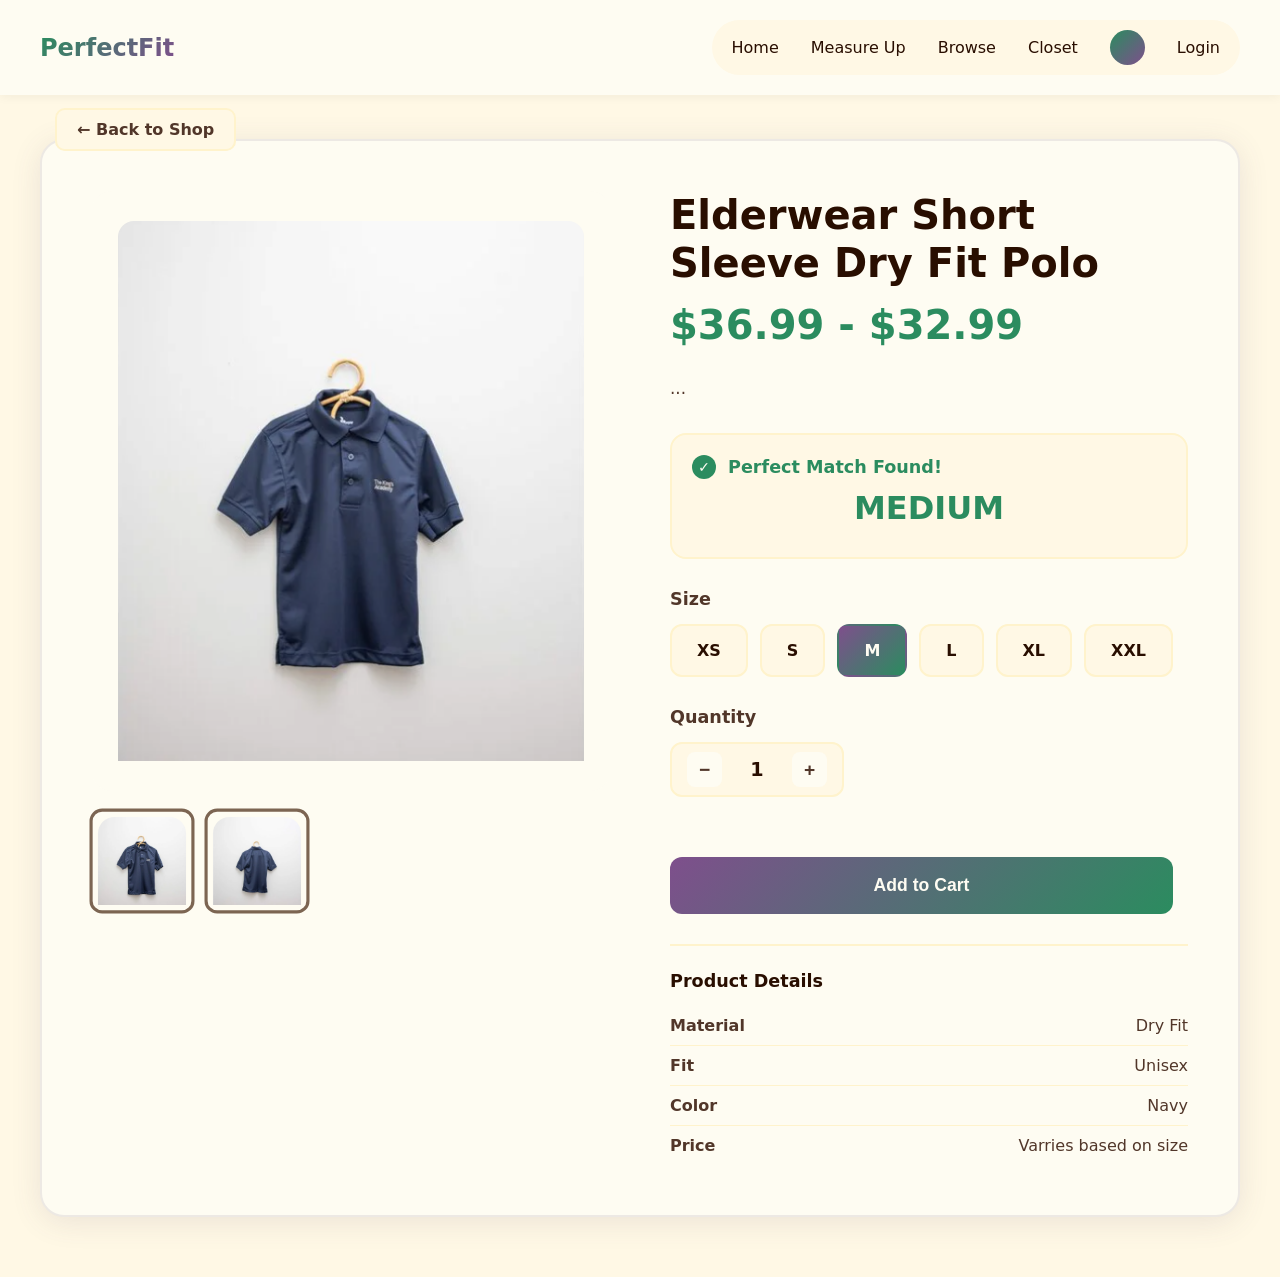
<file: Selected/TKAShirt.html>
<!DOCTYPE html>
<html lang="en">
  <head>
    <meta charset="UTF-8" />
    <meta name="viewport" content="width=device-width, initial-scale=1.0" />
    <title>Classic Cotton Tee - Perfect Fit</title>
    <link rel="stylesheet" type="text/css" href="../styles.css" />
    <style>
      /* added 4-2-26, style completed  */
      body {
        font-family: -apple-system, BlinkMacSystemFont, "Segoe UI", system-ui,
          sans-serif;
        background: var(--wt-cream);
        color: var(--text-primary);
        padding-top: 120px;
      }

      .back-btn {
        padding: 10px 20px;
        background: var(--wt-cream);
        border: 2px solid var(--border-secondary);
        border-radius: 10px;
        cursor: pointer;
        font-weight: 600;
        color: var(--text-secondary);
        text-decoration: none;
        transition: all 0.3s;
        margin: 55px;
      }

      .back-btn:hover {
        border-color: var(--border-primary);
        background: var(--wt-light);
      }

      /* Main Content */
      .container {
        max-width: 1400px;
        margin: 0 auto;
        padding: 0 40px 60px;
      }

      .product-layout {
        display: grid;
        grid-template-columns: 1fr 1fr;
        gap: 60px;
        background: var(--wt-light);
        padding: 50px;
        border-radius: 24px;
        box-shadow: 0 5px 30px rgba(92, 75, 111, 0.12);
        border: 2px solid rgba(92, 75, 111, 0.1);
      }

      /* Image Section */
      .image-section {
        display: flex;
        flex-direction: column;
        gap: 20px;
      }

      .main-image {
        width: 100%;
        height: 600px;
        background: var(--wt-light);
        border-radius: 20px;
        display: flex;
        align-items: center;
        justify-content: center;
        font-size: 15rem;
      }

      .thumbnail-gallery {
        display: flex;
        gap: 15px;
      }

      .thumbnail {
        width: 100px;
        height: 100px;
        background: var(--wt-cream);
        border-radius: 12px;
        display: flex;
        align-items: center;
        justify-content: center;
        font-size: 3rem;
        cursor: pointer;
        border: 3px solid var(--border-secondary);
        transition: all 0.3s;
      }

      .thumbnail:hover,
      .thumbnail.active {
        border-color: var(--border-primary);
        background: var(--wt-light);
        transform: scale(1.05);
      }

      /* Details Section */
      .details-section {
        display: flex;
        flex-direction: column;
      }

      .breadcrumb {
        color: var(--text-secondary);
        font-size: 0.9rem;
        margin-bottom: 15px;
      }

      .breadcrumb a {
        color: var(--text-secondary);
        text-decoration: none;
      }

      .breadcrumb a:hover {
        color: var(--color-p);
      }

      .product-title {
        font-size: 2.5rem;
        font-weight: 800;
        color: var(--text-primary);
        margin-bottom: 15px;
        line-height: 1.2;
      }

      .product-rating {
        display: flex;
        align-items: center;
        gap: 15px;
        margin-bottom: 25px;
        padding-bottom: 25px;
        border-bottom: 2px solid var(--border-secondary);
      }

      .product-price {
        font-size: 2.5rem;
        font-weight: 800;
        color: var(--color-g);
        margin-bottom: 25px;
      }

      .product-description {
        color: var(--text-secondary);
        line-height: 1.8;
        font-size: 1.05rem;
        margin-bottom: 30px;
      }

      .size-recommendation {
        background: var(--wt-cream);
        border: 2px solid var(--border-secondary);
        border-radius: 16px;
        padding: 20px;
        margin-bottom: 30px;
      }

      .size-rec-header {
        display: flex;
        align-items: center;
        gap: 12px;
        margin-bottom: 10px;
      }

      .check-icon {
        width: 24px;
        height: 24px;
        background: var(--color-g);
        border-radius: 50%;
        color: var(--wt-light);
        display: flex;
        align-items: center;
        justify-content: center;
        font-size: 0.9rem;
        font-weight: bold;
      }

      .size-rec-text {
        font-weight: 700;
        color: var(--color-g);
        font-size: 1.1rem;
      }

      .recommended-size {
        font-size: 2rem;
        font-weight: 800;
        color: var(--color-g);
        text-align: center;
        margin: 10px 0;
      }

      .confidence-text {
        text-align: center;
        font-size: 0.9rem;
        color: var(--text-secondary);
      }

      .option-group {
        margin-bottom: 30px;
      }

      .option-label {
        font-weight: 700;
        color: var(--text-secondary);
        font-size: 1.1rem;
        margin-bottom: 15px;
        display: block;
      }

      .color-options {
        display: flex;
        gap: 15px;
      }

      .color-option {
        width: 60px;
        height: 60px;
        border-radius: 50%;
        cursor: pointer;
        border: 3px solid transparent;
        transition: all 0.3s;
        position: relative;
      }

      .color-option:hover {
        transform: scale(1.1);
      }

      .color-option.selected {
        border-color: var(--text-primary);
        box-shadow: 0 0 0 2px var(--wt-light), 0 0 0 5px var(--text-primary);
      }

      .color-name {
        position: absolute;
        bottom: -25px;
        left: 50%;
        transform: translateX(-50%);
        font-size: 0.8rem;
        color: var(--text-secondary);
        white-space: nowrap;
      }

      .size-options {
        display: flex;
        gap: 12px;
        flex-wrap: wrap;
      }

      .size-option {
        padding: 15px 25px;
        border: 2px solid var(--border-secondary);
        border-radius: 12px;
        background: var(--wt-cream);
        cursor: pointer;
        font-weight: 600;
        font-size: 1rem;
        transition: all 0.3s;
      }

      .size-option:hover {
        border-color: var(--color-g);
        background: var(--wt-light);
        transform: translateY(-2px);
      }

      .size-option.recommended {
        border-color: var(--color-g);
        background: #e0f2e9;
        color: #28a745;
        position: relative;
      }

      .size-option.selected {
        border-color: transparent;
        background: var(--grad-pg);
        color: var(--wt-light);
      }

      .quantity-section {
        display: flex;
        align-items: center;
        gap: 20px;
        margin-bottom: 30px;
      }

      .qty-controls {
        display: flex;
        align-items: center;
        gap: 15px;
        background: var(--wt-cream);
        padding: 8px 15px;
        border-radius: 12px;
        border: 2px solid var(--border-secondary);
      }

      .qty-btn {
        width: 35px;
        height: 35px;
        border: none;
        background: var(--wt-light);
        border-radius: 8px;
        cursor: pointer;
        font-weight: 700;
        font-size: 1.2rem;
        transition: all 0.3s;
        color: var(--text-secondary);
      }

      .qty-btn:hover {
        background: var(--grad-gp);
        color: var(--wt-light);
      }

      .qty-display {
        font-size: 1.2rem;
        font-weight: 700;
        min-width: 40px;
        text-align: center;
      }

      .action-buttons {
        display: grid;
        grid-template-columns: 1fr auto;
        gap: 15px;
        margin-bottom: 30px;
      }

      .btn {
        padding: 18px 30px;
        border: none;
        border-radius: 12px;
        font-weight: 600;
        font-size: 1.1rem;
        cursor: pointer;
        transition: all 0.3s;
      }

      .btn-primary {
        background: var(--grad-pg);
        color: var(--wt-light);
      }

      .btn-primary:hover {
        transform: translateY(-2px);
        box-shadow: 0 8px 25px rgba(92, 75, 111, 0.3);
      }

      .btn-icon {
        width: 60px;
        background: #fff8e5;
        color: #5c4b6f;
        border: 2px solid #f9f0da;
        font-size: 1.5rem;
      }

      .btn-icon:hover {
        background: white;
        border-color: #5c4b6f;
      }

      .product-features {
        background: var(--wt-cream);
        padding: 25px;
        border-radius: 16px;
        margin-bottom: 30px;
      }

      .features-title {
        font-weight: 700;
        color: var(--text-primary);
        margin-bottom: 15px;
        font-size: 1.1rem;
      }

      .feature-item {
        display: flex;
        align-items: center;
        gap: 12px;
        margin-bottom: 12px;
        color: var(--text-secondary);
      }

      .feature-item:last-child {
        margin-bottom: 0;
      }

      .feature-icon {
        color: var(--color-g);
        font-size: 1.3rem;
      }

      .product-specs {
        padding-top: 25px;
        border-top: 2px solid var(--border-secondary);
      }

      .specs-title {
        font-weight: 700;
        color: var(--text-primary);
        margin-bottom: 15px;
        font-size: 1.1rem;
      }

      .spec-row {
        display: flex;
        justify-content: space-between;
        padding: 10px 0;
        border-bottom: 1px solid var(--border-secondary);
      }

      .spec-row:last-child {
        border-bottom: none;
      }

      .spec-label {
        color: var(--text-secondary);
        font-weight: 600;
      }

      .spec-value {
        color: var(--text-secondary);
      }

      @media (max-width: 1024px) {
        .product-layout {
          grid-template-columns: 1fr;
          padding: 30px;
        }

        .main-image {
          height: 450px;
          font-size: 10rem;
        }

        .container {
          padding: 0 20px 40px;
        }
      }
    </style>
  </head>
  <body>
    <!-- Header -->
    <div class="header">
      <div class="logo">PerfectFit</div>
      <div class="user-info">
        <nav>
          <a href="../Main/Home.html">Home</a>
          <a href="../Main/MeasureUp.html">Measure Up</a>
          <a href="../Main/Browse.html">Browse</a>
          <a href="../Main/Closet.html">Closet</a>
          <div class="user-avatar"></div>
          <a href="../Main/Login.html">Login</a>
        </nav>
      </div>
    </div>
    <div class="top">
      <div class="top-content">
        <a href="../Main/Browse.html" class="back-btn">← Back to Shop</a>
      </div>
    </div>

    <div class="container">
      <div class="product-layout">
        <!-- Image Section -->
        <div class="image-section">
          <div class="main-image" id="mainImage">
            <img
              src="../Images/ShirtBF.png"
              alt="High School Shirts"
              style="
                width: 90%;
                height: 90%;
                object-fit: cover;
                border-radius: 16px 16px 0 0;
              "
            />
          </div>
          <div class="thumbnail-gallery">
            <div
              class="thumbnail active"
              onclick="changeImage('../Images/ShirtBF.png')"
            >
              <img
                src="../Images/ShirtBF.png"
                alt="High School Shirts"
                style="
                  width: 90%;
                  height: 90%;
                  object-fit: cover;
                  border-radius: 16px 16px 0 0;
                "
              />
            </div>

            <div
              class="thumbnail active"
              onclick="changeImage('../Images/ShirtBB.png')"
            >
              <img
                src="../Images/ShirtBB.png"
                alt="High School Shirts"
                style="
                  width: 90%;
                  height: 90%;
                  object-fit: cover;
                  border-radius: 16px 16px 0 0;
                "
              />
            </div>
          </div>
        </div>

        <!-- Details Section -->
        <div class="details-section">
          <h1 class="product-title">Elderwear Short Sleeve Dry Fit Polo</h1>

          <div class="product-price">$36.99 - $32.99</div>

          <p class="product-description">...</p>

          <div class="size-recommendation">
            <div class="size-rec-header">
              <div class="check-icon">✓</div>
              <span class="size-rec-text">Perfect Match Found!</span>
            </div>
            <div class="recommended-size">MEDIUM</div>
          </div>

          <div class="option-group">
            <label class="option-label">Size</label>
            <div class="size-options">
              <div class="size-option" onclick="selectSize(this)">XS</div>
              <div class="size-option" onclick="selectSize(this)">S</div>
              <div
                class="size-option recommended selected"
                onclick="selectSize(this)"
              >
                M
              </div>
              <div class="size-option" onclick="selectSize(this)">L</div>
              <div class="size-option" onclick="selectSize(this)">XL</div>
              <div class="size-option" onclick="selectSize(this)">XXL</div>
            </div>
          </div>

          <div class="option-group">
            <label class="option-label">Quantity</label>
            <div class="quantity-section">
              <div class="qty-controls">
                <button class="qty-btn" onclick="changeQty(-1)">−</button>
                <div class="qty-display" id="quantity">1</div>
                <button class="qty-btn" onclick="changeQty(1)">+</button>
              </div>
            </div>
          </div>

          <div class="action-buttons">
            <button class="btn btn-primary" onclick="addToCart()">
              Add to Cart
            </button>
          </div>

          <div class="product-specs">
            <div class="specs-title">Product Details</div>
            <div class="spec-row">
              <span class="spec-label">Material</span>
              <span class="spec-value">Dry Fit</span>
            </div>
            <div class="spec-row">
              <span class="spec-label">Fit</span>
              <span class="spec-value">Unisex</span>
            </div>
            <div class="spec-row">
              <span class="spec-label">Color</span>
              <span class="spec-value">Navy</span>
            </div>
            <div class="spec-row">
              <span class="spec-label">Price</span>
              <span class="spec-value">Varries based on size</span>
            </div>
          </div>
        </div>
      </div>
    </div>

    <script>
      let currentQty = 1;
      let isFavorite = false;

      function changeImage(imagePath) {
        const mainImg = document.querySelector("#mainImage img");
        mainImg.src = imagePath;

        document
          .querySelectorAll(".thumbnail")
          .forEach((t) => t.classList.remove("active"));
        event.target.closest(".thumbnail").classList.add("active");
      }

      function selectColor(element, colorName) {
        document
          .querySelectorAll(".color-option")
          .forEach((c) => c.classList.remove("selected"));
        element.classList.add("selected");
        document.getElementById("selectedColor").textContent = colorName;
      }

      function selectSize(element) {
        document
          .querySelectorAll(".size-option")
          .forEach((s) => s.classList.remove("selected"));
        element.classList.add("selected");
      }

      function changeQty(delta) {
        currentQty = Math.max(1, currentQty + delta);
        document.getElementById("quantity").textContent = currentQty;
      }

      function addToCart() {
        const size = document.querySelector(
          ".size-option.selected"
        ).textContent;
        const color = document.getElementById("selectedColor").textContent;
        alert(
          `Added ${currentQty} x Classic Cotton Tee (Size: ${size}, Color: ${color}) to cart!`
        );
      }

      function toggleFavorite() {
        isFavorite = !isFavorite;
        event.target.style.color = isFavorite ? "#E91E63" : "#5C4B6F";
        alert(isFavorite ? "Added to favorites! ♥" : "Removed from favorites");
      }
    </script>
  </body>
</html>
</file>
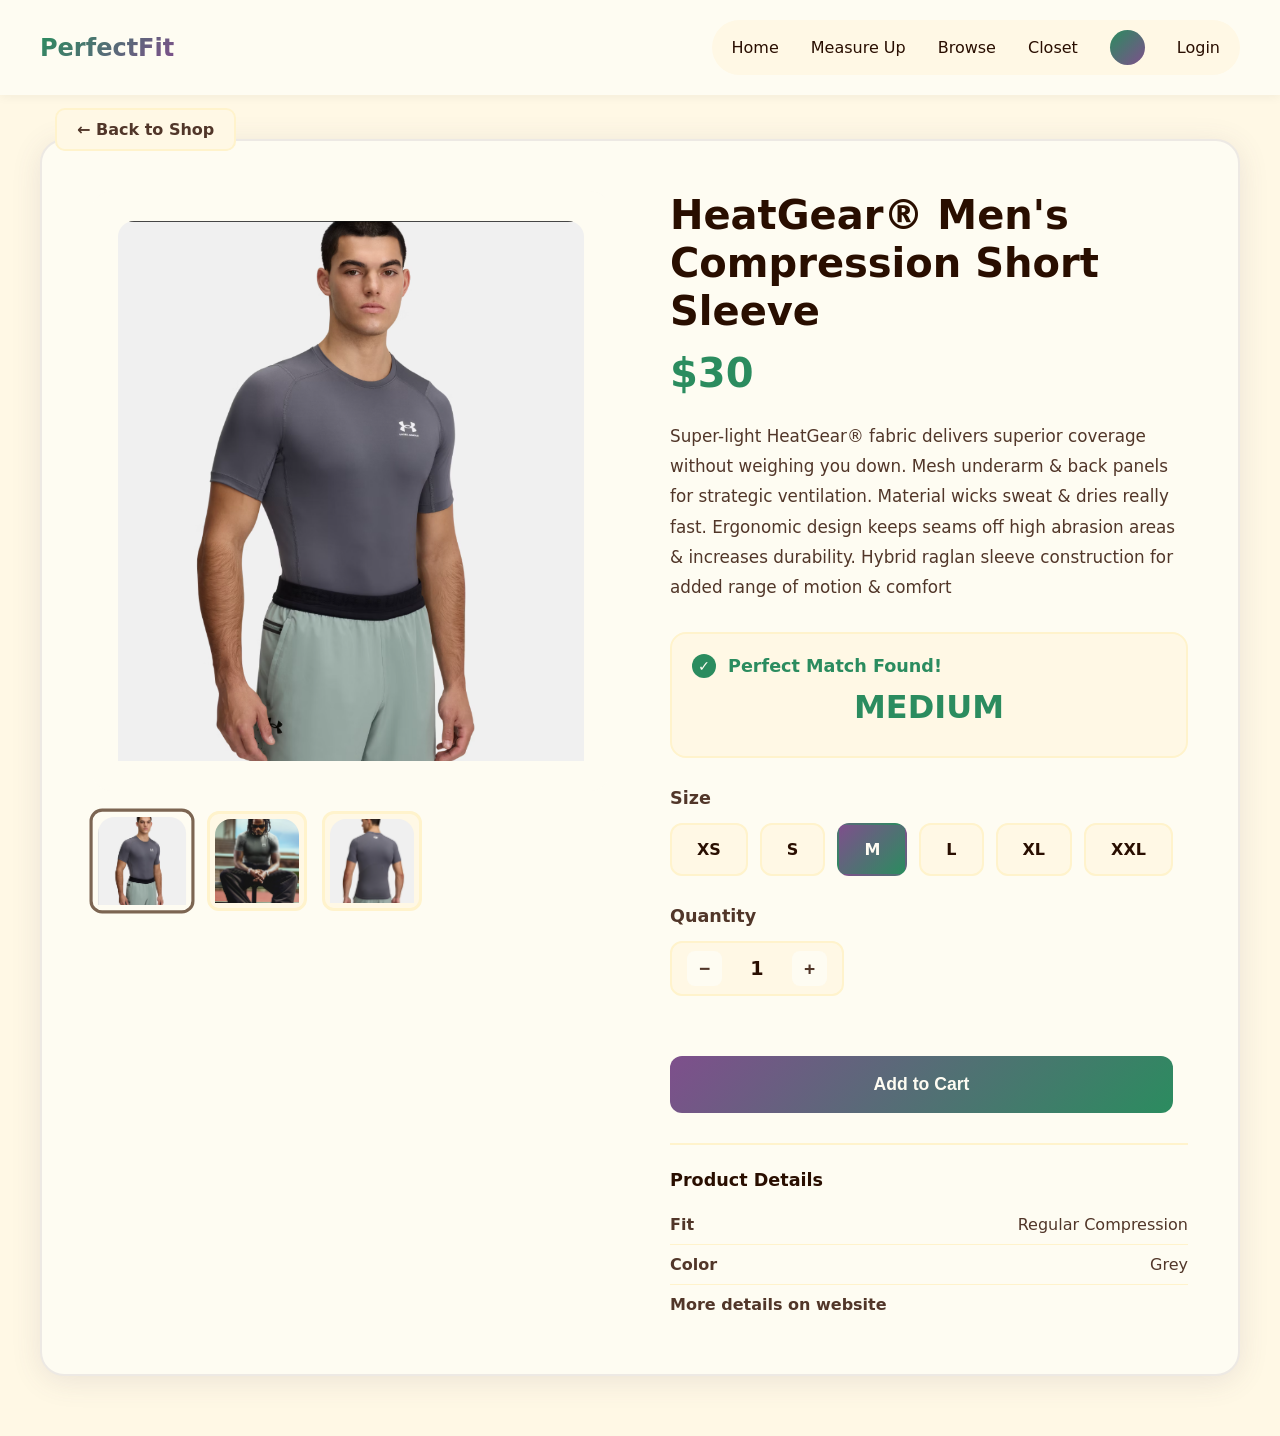
<file: Selected/UAComp.html>
<!DOCTYPE html>
<html lang="en">
  <head>
    <meta charset="UTF-8" />
    <meta name="viewport" content="width=device-width, initial-scale=1.0" />
    <title>Classic Cotton Tee - Perfect Fit</title>
    <link rel="stylesheet" type="text/css" href="../styles.css" />
    <style>
      /* added 4-2-26, style completed  */
      body {
        font-family: -apple-system, BlinkMacSystemFont, "Segoe UI", system-ui,
          sans-serif;
        background: var(--wt-cream);
        color: var(--text-primary);
        padding-top: 120px;
      }

      .back-btn {
        padding: 10px 20px;
        background: var(--wt-cream);
        border: 2px solid var(--border-secondary);
        border-radius: 10px;
        cursor: pointer;
        font-weight: 600;
        color: var(--text-secondary);
        text-decoration: none;
        transition: all 0.3s;
        margin: 55px;
      }

      .back-btn:hover {
        border-color: var(--border-primary);
        background: var(--wt-light);
      }

      /* Main Content */
      .container {
        max-width: 1400px;
        margin: 0 auto;
        padding: 0 40px 60px;
      }

      .product-layout {
        display: grid;
        grid-template-columns: 1fr 1fr;
        gap: 60px;
        background: var(--wt-light);
        padding: 50px;
        border-radius: 24px;
        box-shadow: 0 5px 30px rgba(92, 75, 111, 0.12);
        border: 2px solid rgba(92, 75, 111, 0.1);
      }

      /* Image Section */
      .image-section {
        display: flex;
        flex-direction: column;
        gap: 20px;
      }

      .main-image {
        width: 100%;
        height: 600px;
        background: var(--wt-light);
        border-radius: 20px;
        display: flex;
        align-items: center;
        justify-content: center;
        font-size: 15rem;
      }

      .thumbnail-gallery {
        display: flex;
        gap: 15px;
      }

      .thumbnail {
        width: 100px;
        height: 100px;
        background: var(--wt-cream);
        border-radius: 12px;
        display: flex;
        align-items: center;
        justify-content: center;
        font-size: 3rem;
        cursor: pointer;
        border: 3px solid var(--border-secondary);
        transition: all 0.3s;
      }

      .thumbnail:hover,
      .thumbnail.active {
        border-color: var(--border-primary);
        background: var(--wt-light);
        transform: scale(1.05);
      }

      /* Details Section */
      .details-section {
        display: flex;
        flex-direction: column;
      }

      .breadcrumb {
        color: var(--text-secondary);
        font-size: 0.9rem;
        margin-bottom: 15px;
      }

      .breadcrumb a {
        color: var(--text-secondary);
        text-decoration: none;
      }

      .breadcrumb a:hover {
        color: var(--color-p);
      }

      .product-title {
        font-size: 2.5rem;
        font-weight: 800;
        color: var(--text-primary);
        margin-bottom: 15px;
        line-height: 1.2;
      }

      .product-rating {
        display: flex;
        align-items: center;
        gap: 15px;
        margin-bottom: 25px;
        padding-bottom: 25px;
        border-bottom: 2px solid var(--border-secondary);
      }

      .product-price {
        font-size: 2.5rem;
        font-weight: 800;
        color: var(--color-g);
        margin-bottom: 25px;
      }

      .product-description {
        color: var(--text-secondary);
        line-height: 1.8;
        font-size: 1.05rem;
        margin-bottom: 30px;
      }

      .size-recommendation {
        background: var(--wt-cream);
        border: 2px solid var(--border-secondary);
        border-radius: 16px;
        padding: 20px;
        margin-bottom: 30px;
      }

      .size-rec-header {
        display: flex;
        align-items: center;
        gap: 12px;
        margin-bottom: 10px;
      }

      .check-icon {
        width: 24px;
        height: 24px;
        background: var(--color-g);
        border-radius: 50%;
        color: var(--wt-light);
        display: flex;
        align-items: center;
        justify-content: center;
        font-size: 0.9rem;
        font-weight: bold;
      }

      .size-rec-text {
        font-weight: 700;
        color: var(--color-g);
        font-size: 1.1rem;
      }

      .recommended-size {
        font-size: 2rem;
        font-weight: 800;
        color: var(--color-g);
        text-align: center;
        margin: 10px 0;
      }

      .confidence-text {
        text-align: center;
        font-size: 0.9rem;
        color: var(--text-secondary);
      }

      .option-group {
        margin-bottom: 30px;
      }

      .option-label {
        font-weight: 700;
        color: var(--text-secondary);
        font-size: 1.1rem;
        margin-bottom: 15px;
        display: block;
      }

      .color-options {
        display: flex;
        gap: 15px;
      }

      .color-option {
        width: 60px;
        height: 60px;
        border-radius: 50%;
        cursor: pointer;
        border: 3px solid transparent;
        transition: all 0.3s;
        position: relative;
      }

      .color-option:hover {
        transform: scale(1.1);
      }

      .color-option.selected {
        border-color: var(--text-primary);
        box-shadow: 0 0 0 2px var(--wt-light), 0 0 0 5px var(--text-primary);
      }

      .color-name {
        position: absolute;
        bottom: -25px;
        left: 50%;
        transform: translateX(-50%);
        font-size: 0.8rem;
        color: var(--text-secondary);
        white-space: nowrap;
      }

      .size-options {
        display: flex;
        gap: 12px;
        flex-wrap: wrap;
      }

      .size-option {
        padding: 15px 25px;
        border: 2px solid var(--border-secondary);
        border-radius: 12px;
        background: var(--wt-cream);
        cursor: pointer;
        font-weight: 600;
        font-size: 1rem;
        transition: all 0.3s;
      }

      .size-option:hover {
        border-color: var(--color-g);
        background: var(--wt-light);
        transform: translateY(-2px);
      }

      .size-option.recommended {
        border-color: var(--color-g);
        background: #e0f2e9;
        color: #28a745;
        position: relative;
      }

      .size-option.selected {
        border-color: transparent;
        background: var(--grad-pg);
        color: var(--wt-light);
      }

      .quantity-section {
        display: flex;
        align-items: center;
        gap: 20px;
        margin-bottom: 30px;
      }

      .qty-controls {
        display: flex;
        align-items: center;
        gap: 15px;
        background: var(--wt-cream);
        padding: 8px 15px;
        border-radius: 12px;
        border: 2px solid var(--border-secondary);
      }

      .qty-btn {
        width: 35px;
        height: 35px;
        border: none;
        background: var(--wt-light);
        border-radius: 8px;
        cursor: pointer;
        font-weight: 700;
        font-size: 1.2rem;
        transition: all 0.3s;
        color: var(--text-secondary);
      }

      .qty-btn:hover {
        background: var(--grad-gp);
        color: var(--wt-light);
      }

      .qty-display {
        font-size: 1.2rem;
        font-weight: 700;
        min-width: 40px;
        text-align: center;
      }

      .action-buttons {
        display: grid;
        grid-template-columns: 1fr auto;
        gap: 15px;
        margin-bottom: 30px;
      }

      .btn {
        padding: 18px 30px;
        border: none;
        border-radius: 12px;
        font-weight: 600;
        font-size: 1.1rem;
        cursor: pointer;
        transition: all 0.3s;
      }

      .btn-primary {
        background: var(--grad-pg);
        color: var(--wt-light);
      }

      .btn-primary:hover {
        transform: translateY(-2px);
        box-shadow: 0 8px 25px rgba(92, 75, 111, 0.3);
      }

      .btn-icon {
        width: 60px;
        background: #fff8e5;
        color: #5c4b6f;
        border: 2px solid #f9f0da;
        font-size: 1.5rem;
      }

      .btn-icon:hover {
        background: white;
        border-color: #5c4b6f;
      }

      .product-features {
        background: var(--wt-cream);
        padding: 25px;
        border-radius: 16px;
        margin-bottom: 30px;
      }

      .features-title {
        font-weight: 700;
        color: var(--text-primary);
        margin-bottom: 15px;
        font-size: 1.1rem;
      }

      .feature-item {
        display: flex;
        align-items: center;
        gap: 12px;
        margin-bottom: 12px;
        color: var(--text-secondary);
      }

      .feature-item:last-child {
        margin-bottom: 0;
      }

      .feature-icon {
        color: var(--color-g);
        font-size: 1.3rem;
      }

      .product-specs {
        padding-top: 25px;
        border-top: 2px solid var(--border-secondary);
      }

      .specs-title {
        font-weight: 700;
        color: var(--text-primary);
        margin-bottom: 15px;
        font-size: 1.1rem;
      }

      .spec-row {
        display: flex;
        justify-content: space-between;
        padding: 10px 0;
        border-bottom: 1px solid var(--border-secondary);
      }

      .spec-row:last-child {
        border-bottom: none;
      }

      .spec-label {
        color: var(--text-secondary);
        font-weight: 600;
      }

      .spec-value {
        color: var(--text-secondary);
      }

      @media (max-width: 1024px) {
        .product-layout {
          grid-template-columns: 1fr;
          padding: 30px;
        }

        .main-image {
          height: 450px;
          font-size: 10rem;
        }

        .container {
          padding: 0 20px 40px;
        }
      }
    </style>
  </head>
  <body>
    <!-- Header -->
    <div class="header">
      <div class="logo">PerfectFit</div>
      <div class="user-info">
        <nav>
          <a href="../Main/Home.html">Home</a>
          <a href="../Main/MeasureUp.html">Measure Up</a>
          <a href="../Main/Browse.html">Browse</a>
          <a href="../Main/Closet.html">Closet</a>
          <div class="user-avatar"></div>
          <a href="../Main/Login.html">Login</a>
        </nav>
      </div>
    </div>
    <div class="top">
      <div class="top-content">
        <a href="../Main/Browse.html" class="back-btn">← Back to Shop</a>
      </div>
    </div>

    <div class="container">
      <div class="product-layout">
        <!-- Image Section -->
        <div class="image-section">
          <div class="main-image" id="mainImage">
            <img
              src="../Images/UAShirtComp.png"
              alt="Under Armour Compression Shirt Front"
              style="
                width: 90%;
                height: 90%;
                object-fit: cover;
                border-radius: 16px 16px 0 0;
              "
            />
          </div>
          <div class="thumbnail-gallery">
            <div
              class="thumbnail active"
              onclick="changeImage('../Images/UAShirtComp.png')"
            >
              <img
                src="../Images/UAShirtComp.png"
                alt="Under Armour Compression Shirt Front"
                style="
                  width: 90%;
                  height: 90%;
                  object-fit: cover;
                  border-radius: 16px 16px 0 0;
                "
              />
            </div>
            <div
              class="thumbnail"
              onclick="changeImage('../Images/UAShirtComp2.png')"
            >
              <img
                src="../Images/UAShirtComp2.png"
                alt="Under Armour Compression Shirt"
                style="
                  width: 90%;
                  height: 90%;
                  object-fit: cover;
                  border-radius: 16px 16px 0 0;
                "
              />
            </div>
            <div
              class="thumbnail"
              onclick="changeImage('../Images/UAShirtComp3.png')"
            >
              <img
                src="../Images/UAShirtComp3.png"
                alt="Under Armour Compression Shirt Back"
                style="
                  width: 90%;
                  height: 90%;
                  object-fit: cover;
                  border-radius: 16px 16px 0 0;
                "
              />
            </div>
          </div>
        </div>

        <!-- Details Section -->
        <div class="details-section">
          <h1 class="product-title">
            HeatGear® Men's Compression Short Sleeve
          </h1>

          <div class="product-price">$30</div>

          <p class="product-description">
            Super-light HeatGear® fabric delivers superior coverage without
            weighing you down. Mesh underarm & back panels for strategic
            ventilation. Material wicks sweat & dries really fast. Ergonomic
            design keeps seams off high abrasion areas & increases durability.
            Hybrid raglan sleeve construction for added range of motion &
            comfort
          </p>

          <div class="size-recommendation">
            <div class="size-rec-header">
              <div class="check-icon">✓</div>
              <span class="size-rec-text">Perfect Match Found!</span>
            </div>
            <div class="recommended-size">MEDIUM</div>
          </div>

          <div class="option-group">
            <label class="option-label">Size</label>
            <div class="size-options">
              <div class="size-option" onclick="selectSize(this)">XS</div>
              <div class="size-option" onclick="selectSize(this)">S</div>
              <div
                class="size-option recommended selected"
                onclick="selectSize(this)"
              >
                M
              </div>
              <div class="size-option" onclick="selectSize(this)">L</div>
              <div class="size-option" onclick="selectSize(this)">XL</div>
              <div class="size-option" onclick="selectSize(this)">XXL</div>
            </div>
          </div>

          <div class="option-group">
            <label class="option-label">Quantity</label>
            <div class="quantity-section">
              <div class="qty-controls">
                <button class="qty-btn" onclick="changeQty(-1)">−</button>
                <div class="qty-display" id="quantity">1</div>
                <button class="qty-btn" onclick="changeQty(1)">+</button>
              </div>
            </div>
          </div>

          <div class="action-buttons">
            <button class="btn btn-primary" onclick="addToCart()">
              Add to Cart
            </button>
          </div>

          <div class="product-specs">
            <div class="specs-title">Product Details</div>
            <div class="spec-row">
              <span class="spec-label">Fit</span>
              <span class="spec-value">Regular Compression</span>
            </div>
            <div class="spec-row">
              <span class="spec-label">Color</span>
              <span class="spec-value">Grey</span>
            </div>
            <div class="spec-row">
              <span class="spec-label">More details on website</span>
            </div>
          </div>
        </div>
      </div>
    </div>

    <script>
      let currentQty = 1;
      let isFavorite = false;

      function changeImage(imagePath) {
        const mainImg = document.querySelector("#mainImage img");
        mainImg.src = imagePath;

        document
          .querySelectorAll(".thumbnail")
          .forEach((t) => t.classList.remove("active"));
        event.target.closest(".thumbnail").classList.add("active");
      }

      function selectColor(element, colorName) {
        document
          .querySelectorAll(".color-option")
          .forEach((c) => c.classList.remove("selected"));
        element.classList.add("selected");
        document.getElementById("selectedColor").textContent = colorName;
      }

      function selectSize(element) {
        document
          .querySelectorAll(".size-option")
          .forEach((s) => s.classList.remove("selected"));
        element.classList.add("selected");
      }

      function changeQty(delta) {
        currentQty = Math.max(1, currentQty + delta);
        document.getElementById("quantity").textContent = currentQty;
      }

      function addToCart() {
        const size = document.querySelector(
          ".size-option.selected"
        ).textContent;
        const color = document.getElementById("selectedColor").textContent;
        alert(
          `Added ${currentQty} x Classic Cotton Tee (Size: ${size}, Color: ${color}) to cart!`
        );
      }

      function toggleFavorite() {
        isFavorite = !isFavorite;
        event.target.style.color = isFavorite ? "#E91E63" : "#5C4B6F";
        alert(isFavorite ? "Added to favorites! ♥" : "Removed from favorites");
      }
    </script>
  </body>
</html>
</file>
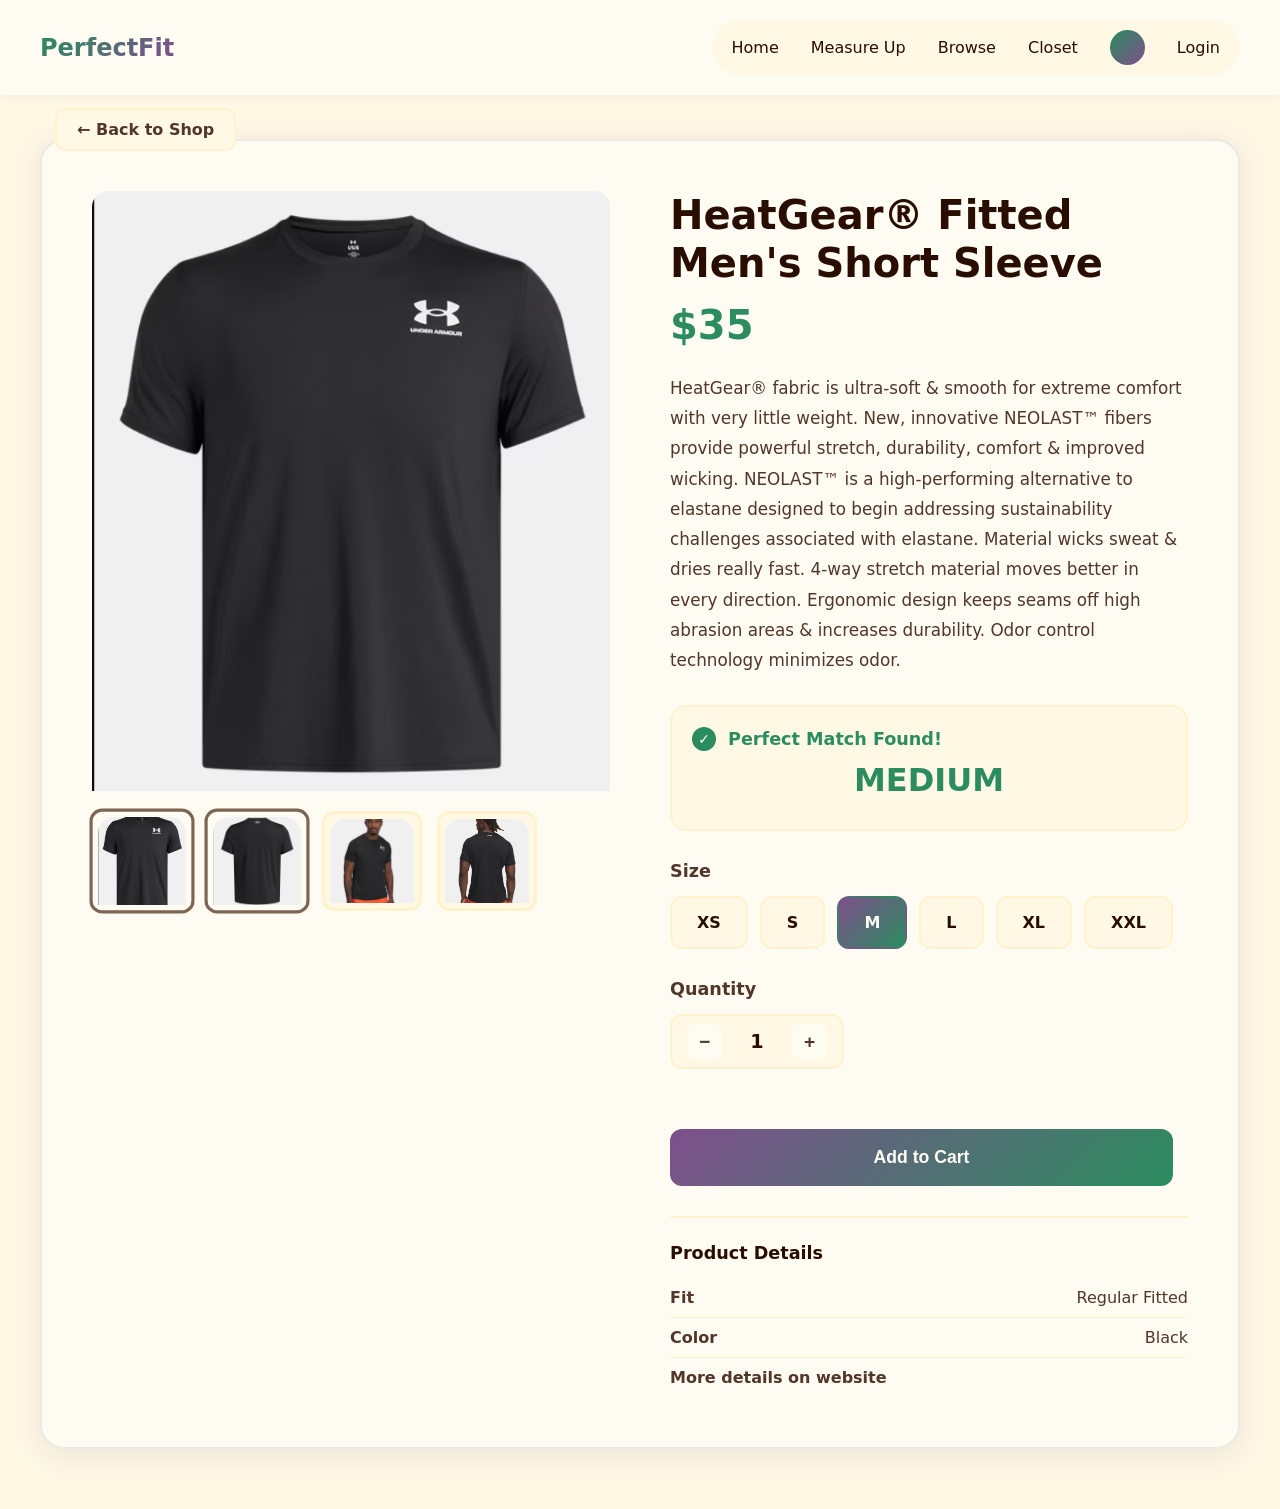
<file: Selected/UAFitted.html>
<!DOCTYPE html>
<html lang="en">
  <head>
    <meta charset="UTF-8" />
    <meta name="viewport" content="width=device-width, initial-scale=1.0" />
    <title>Classic Cotton Tee - Perfect Fit</title>
    <link rel="stylesheet" type="text/css" href="../styles.css" />
    <style>
      /* added 4-2-26, style completed  */
      body {
        font-family: -apple-system, BlinkMacSystemFont, "Segoe UI", system-ui,
          sans-serif;
        background: var(--wt-cream);
        color: var(--text-primary);
        padding-top: 120px;
      }

      .back-btn {
        padding: 10px 20px;
        background: var(--wt-cream);
        border: 2px solid var(--border-secondary);
        border-radius: 10px;
        cursor: pointer;
        font-weight: 600;
        color: var(--text-secondary);
        text-decoration: none;
        transition: all 0.3s;
        margin: 55px;
      }

      .back-btn:hover {
        border-color: var(--border-primary);
        background: var(--wt-light);
      }

      /* Main Content */
      .container {
        max-width: 1400px;
        margin: 0 auto;
        padding: 0 40px 60px;
      }

      .product-layout {
        display: grid;
        grid-template-columns: 1fr 1fr;
        gap: 60px;
        background: var(--wt-light);
        padding: 50px;
        border-radius: 24px;
        box-shadow: 0 5px 30px rgba(92, 75, 111, 0.12);
        border: 2px solid rgba(92, 75, 111, 0.1);
      }

      /* Image Section */
      .image-section {
        display: flex;
        flex-direction: column;
        gap: 20px;
      }

      .main-image {
        width: 100%;
        height: 600px;
        background: var(--wt-light);
        border-radius: 20px;
        display: flex;
        align-items: center;
        justify-content: center;
        font-size: 15rem;
      }

      .thumbnail-gallery {
        display: flex;
        gap: 15px;
      }

      .thumbnail {
        width: 100px;
        height: 100px;
        background: var(--wt-cream);
        border-radius: 12px;
        display: flex;
        align-items: center;
        justify-content: center;
        font-size: 3rem;
        cursor: pointer;
        border: 3px solid var(--border-secondary);
        transition: all 0.3s;
      }

      .thumbnail:hover,
      .thumbnail.active {
        border-color: var(--border-primary);
        background: var(--wt-light);
        transform: scale(1.05);
      }

      /* Details Section */
      .details-section {
        display: flex;
        flex-direction: column;
      }

      .breadcrumb {
        color: var(--text-secondary);
        font-size: 0.9rem;
        margin-bottom: 15px;
      }

      .breadcrumb a {
        color: var(--text-secondary);
        text-decoration: none;
      }

      .breadcrumb a:hover {
        color: var(--color-p);
      }

      .product-title {
        font-size: 2.5rem;
        font-weight: 800;
        color: var(--text-primary);
        margin-bottom: 15px;
        line-height: 1.2;
      }

      .product-rating {
        display: flex;
        align-items: center;
        gap: 15px;
        margin-bottom: 25px;
        padding-bottom: 25px;
        border-bottom: 2px solid var(--border-secondary);
      }

      .product-price {
        font-size: 2.5rem;
        font-weight: 800;
        color: var(--color-g);
        margin-bottom: 25px;
      }

      .product-description {
        color: var(--text-secondary);
        line-height: 1.8;
        font-size: 1.05rem;
        margin-bottom: 30px;
      }

      .size-recommendation {
        background: var(--wt-cream);
        border: 2px solid var(--border-secondary);
        border-radius: 16px;
        padding: 20px;
        margin-bottom: 30px;
      }

      .size-rec-header {
        display: flex;
        align-items: center;
        gap: 12px;
        margin-bottom: 10px;
      }

      .check-icon {
        width: 24px;
        height: 24px;
        background: var(--color-g);
        border-radius: 50%;
        color: var(--wt-light);
        display: flex;
        align-items: center;
        justify-content: center;
        font-size: 0.9rem;
        font-weight: bold;
      }

      .size-rec-text {
        font-weight: 700;
        color: var(--color-g);
        font-size: 1.1rem;
      }

      .recommended-size {
        font-size: 2rem;
        font-weight: 800;
        color: var(--color-g);
        text-align: center;
        margin: 10px 0;
      }

      .confidence-text {
        text-align: center;
        font-size: 0.9rem;
        color: var(--text-secondary);
      }

      .option-group {
        margin-bottom: 30px;
      }

      .option-label {
        font-weight: 700;
        color: var(--text-secondary);
        font-size: 1.1rem;
        margin-bottom: 15px;
        display: block;
      }

      .color-options {
        display: flex;
        gap: 15px;
      }

      .color-option {
        width: 60px;
        height: 60px;
        border-radius: 50%;
        cursor: pointer;
        border: 3px solid transparent;
        transition: all 0.3s;
        position: relative;
      }

      .color-option:hover {
        transform: scale(1.1);
      }

      .color-option.selected {
        border-color: var(--text-primary);
        box-shadow: 0 0 0 2px var(--wt-light), 0 0 0 5px var(--text-primary);
      }

      .color-name {
        position: absolute;
        bottom: -25px;
        left: 50%;
        transform: translateX(-50%);
        font-size: 0.8rem;
        color: var(--text-secondary);
        white-space: nowrap;
      }

      .size-options {
        display: flex;
        gap: 12px;
        flex-wrap: wrap;
      }

      .size-option {
        padding: 15px 25px;
        border: 2px solid var(--border-secondary);
        border-radius: 12px;
        background: var(--wt-cream);
        cursor: pointer;
        font-weight: 600;
        font-size: 1rem;
        transition: all 0.3s;
      }

      .size-option:hover {
        border-color: var(--color-g);
        background: var(--wt-light);
        transform: translateY(-2px);
      }

      .size-option.recommended {
        border-color: var(--color-g);
        background: #e0f2e9;
        color: #28a745;
        position: relative;
      }

      .size-option.selected {
        border-color: transparent;
        background: var(--grad-pg);
        color: var(--wt-light);
      }

      .quantity-section {
        display: flex;
        align-items: center;
        gap: 20px;
        margin-bottom: 30px;
      }

      .qty-controls {
        display: flex;
        align-items: center;
        gap: 15px;
        background: var(--wt-cream);
        padding: 8px 15px;
        border-radius: 12px;
        border: 2px solid var(--border-secondary);
      }

      .qty-btn {
        width: 35px;
        height: 35px;
        border: none;
        background: var(--wt-light);
        border-radius: 8px;
        cursor: pointer;
        font-weight: 700;
        font-size: 1.2rem;
        transition: all 0.3s;
        color: var(--text-secondary);
      }

      .qty-btn:hover {
        background: var(--grad-gp);
        color: var(--wt-light);
      }

      .qty-display {
        font-size: 1.2rem;
        font-weight: 700;
        min-width: 40px;
        text-align: center;
      }

      .action-buttons {
        display: grid;
        grid-template-columns: 1fr auto;
        gap: 15px;
        margin-bottom: 30px;
      }

      .btn {
        padding: 18px 30px;
        border: none;
        border-radius: 12px;
        font-weight: 600;
        font-size: 1.1rem;
        cursor: pointer;
        transition: all 0.3s;
      }

      .btn-primary {
        background: var(--grad-pg);
        color: var(--wt-light);
      }

      .btn-primary:hover {
        transform: translateY(-2px);
        box-shadow: 0 8px 25px rgba(92, 75, 111, 0.3);
      }

      .btn-icon {
        width: 60px;
        background: #fff8e5;
        color: #5c4b6f;
        border: 2px solid #f9f0da;
        font-size: 1.5rem;
      }

      .btn-icon:hover {
        background: white;
        border-color: #5c4b6f;
      }

      .product-features {
        background: var(--wt-cream);
        padding: 25px;
        border-radius: 16px;
        margin-bottom: 30px;
      }

      .features-title {
        font-weight: 700;
        color: var(--text-primary);
        margin-bottom: 15px;
        font-size: 1.1rem;
      }

      .feature-item {
        display: flex;
        align-items: center;
        gap: 12px;
        margin-bottom: 12px;
        color: var(--text-secondary);
      }

      .feature-item:last-child {
        margin-bottom: 0;
      }

      .feature-icon {
        color: var(--color-g);
        font-size: 1.3rem;
      }

      .product-specs {
        padding-top: 25px;
        border-top: 2px solid var(--border-secondary);
      }

      .specs-title {
        font-weight: 700;
        color: var(--text-primary);
        margin-bottom: 15px;
        font-size: 1.1rem;
      }

      .spec-row {
        display: flex;
        justify-content: space-between;
        padding: 10px 0;
        border-bottom: 1px solid var(--border-secondary);
      }

      .spec-row:last-child {
        border-bottom: none;
      }

      .spec-label {
        color: var(--text-secondary);
        font-weight: 600;
      }

      .spec-value {
        color: var(--text-secondary);
      }

      @media (max-width: 1024px) {
        .product-layout {
          grid-template-columns: 1fr;
          padding: 30px;
        }

        .main-image {
          height: 450px;
          font-size: 10rem;
        }

        .container {
          padding: 0 20px 40px;
        }
      }
    </style>
  </head>
  <body>
    <!-- Header -->
    <div class="header">
      <div class="logo">PerfectFit</div>
      <div class="user-info">
        <nav>
          <a href="../Main/Home.html">Home</a>
          <a href="../Main/MeasureUp.html">Measure Up</a>
          <a href="../Main/Browse.html">Browse</a>
          <a href="../Main/Closet.html">Closet</a>
          <div class="user-avatar"></div>
          <a href="../Main/Login.html">Login</a>
        </nav>
      </div>
    </div>
    <div class="top">
      <div class="top-content">
        <a href="../Main/Browse.html" class="back-btn">← Back to Shop</a>
      </div>
    </div>

    <div class="container">
      <div class="product-layout">
        <!-- Image Section -->
        <div class="image-section">
          <div class="main-image" id="mainImage">
            <img
              src="../Images/UAShirtFit.png"
              alt="Under Armour Fitted Shirt Front"
              style="
                width: 100%;
                height: 100%;
                object-fit: cover;
                border-radius: 16px 16px 0 0;
              "
            />
          </div>
          <div class="thumbnail-gallery">
            <div
              class="thumbnail active"
              onclick="changeImage('../Images/UAShirtFit.png')"
            >
              <img
                src="../Images/UAShirtFit.png"
                alt="Under Armour Fitted Shirt Front"
                style="
                  width: 90%;
                  height: 90%;
                  object-fit: cover;
                  border-radius: 16px 16px 0 0;
                "
              />
            </div>
            <div
              class="thumbnail active"
              onclick="changeImage('../Images/UAShirtFit2.png')"
            >
              <img
                src="../Images/UAShirtFit2.png"
                alt="Under Armour Fitted Shirt Back"
                style="
                  width: 90%;
                  height: 90%;
                  object-fit: cover;
                  border-radius: 16px 16px 0 0;
                "
              />
            </div>
            <div
              class="thumbnail"
              onclick="changeImage('../Images/UAShirtFit3.png')"
            >
              <img
                src="../Images/UAShirtFit3.png"
                alt="Under Armour Fitted Shirt"
                style="
                  width: 90%;
                  height: 90%;
                  object-fit: cover;
                  border-radius: 16px 16px 0 0;
                "
              />
            </div>
            <div
              class="thumbnail"
              onclick="changeImage('../Images/UAShirtFit4.png')"
            >
              <img
                src="../Images/UAShirtFit4.png"
                alt="Under Armour Fitted Shirt"
                style="
                  width: 90%;
                  height: 90%;
                  object-fit: cover;
                  border-radius: 16px 16px 0 0;
                "
              />
            </div>
          </div>
        </div>

        <!-- Details Section -->
        <div class="details-section">
          <h1 class="product-title">HeatGear® Fitted Men's Short Sleeve</h1>

          <div class="product-price">$35</div>

          <p class="product-description">
            HeatGear® fabric is ultra-soft & smooth for extreme comfort with
            very little weight. New, innovative NEOLAST™ fibers provide powerful
            stretch, durability, comfort & improved wicking. NEOLAST™ is a
            high-performing alternative to elastane designed to begin addressing
            sustainability challenges associated with elastane. Material wicks
            sweat & dries really fast. 4-way stretch material moves better in
            every direction. Ergonomic design keeps seams off high abrasion
            areas & increases durability. Odor control technology minimizes
            odor.
          </p>

          <div class="size-recommendation">
            <div class="size-rec-header">
              <div class="check-icon">✓</div>
              <span class="size-rec-text">Perfect Match Found!</span>
            </div>
            <div class="recommended-size">MEDIUM</div>
          </div>

          <div class="option-group">
            <label class="option-label">Size</label>
            <div class="size-options">
              <div class="size-option" onclick="selectSize(this)">XS</div>
              <div class="size-option" onclick="selectSize(this)">S</div>
              <div
                class="size-option recommended selected"
                onclick="selectSize(this)"
              >
                M
              </div>
              <div class="size-option" onclick="selectSize(this)">L</div>
              <div class="size-option" onclick="selectSize(this)">XL</div>
              <div class="size-option" onclick="selectSize(this)">XXL</div>
            </div>
          </div>

          <div class="option-group">
            <label class="option-label">Quantity</label>
            <div class="quantity-section">
              <div class="qty-controls">
                <button class="qty-btn" onclick="changeQty(-1)">−</button>
                <div class="qty-display" id="quantity">1</div>
                <button class="qty-btn" onclick="changeQty(1)">+</button>
              </div>
            </div>
          </div>

          <div class="action-buttons">
            <button class="btn btn-primary" onclick="addToCart()">
              Add to Cart
            </button>
          </div>

          <div class="product-specs">
            <div class="specs-title">Product Details</div>
            <div class="spec-row">
              <span class="spec-label">Fit</span>
              <span class="spec-value">Regular Fitted</span>
            </div>
            <div class="spec-row">
              <span class="spec-label">Color</span>
              <span class="spec-value">Black</span>
            </div>
            <div class="spec-row">
              <span class="spec-label">More details on website</span>
            </div>
          </div>
        </div>
      </div>
    </div>

    <script>
      let currentQty = 1;
      let isFavorite = false;

      function changeImage(imagePath) {
        const mainImg = document.querySelector("#mainImage img");
        mainImg.src = imagePath;

        document
          .querySelectorAll(".thumbnail")
          .forEach((t) => t.classList.remove("active"));
        event.target.closest(".thumbnail").classList.add("active");
      }

      function selectColor(element, colorName) {
        document
          .querySelectorAll(".color-option")
          .forEach((c) => c.classList.remove("selected"));
        element.classList.add("selected");
        document.getElementById("selectedColor").textContent = colorName;
      }

      function selectSize(element) {
        document
          .querySelectorAll(".size-option")
          .forEach((s) => s.classList.remove("selected"));
        element.classList.add("selected");
      }

      function changeQty(delta) {
        currentQty = Math.max(1, currentQty + delta);
        document.getElementById("quantity").textContent = currentQty;
      }

      function addToCart() {
        const size = document.querySelector(
          ".size-option.selected"
        ).textContent;
        const color = document.getElementById("selectedColor").textContent;
        alert(
          `Added ${currentQty} x Classic Cotton Tee (Size: ${size}, Color: ${color}) to cart!`
        );
      }

      function toggleFavorite() {
        isFavorite = !isFavorite;
        event.target.style.color = isFavorite ? "#E91E63" : "#5C4B6F";
        alert(isFavorite ? "Added to favorites! ♥" : "Removed from favorites");
      }
    </script>
  </body>
</html>
</file>
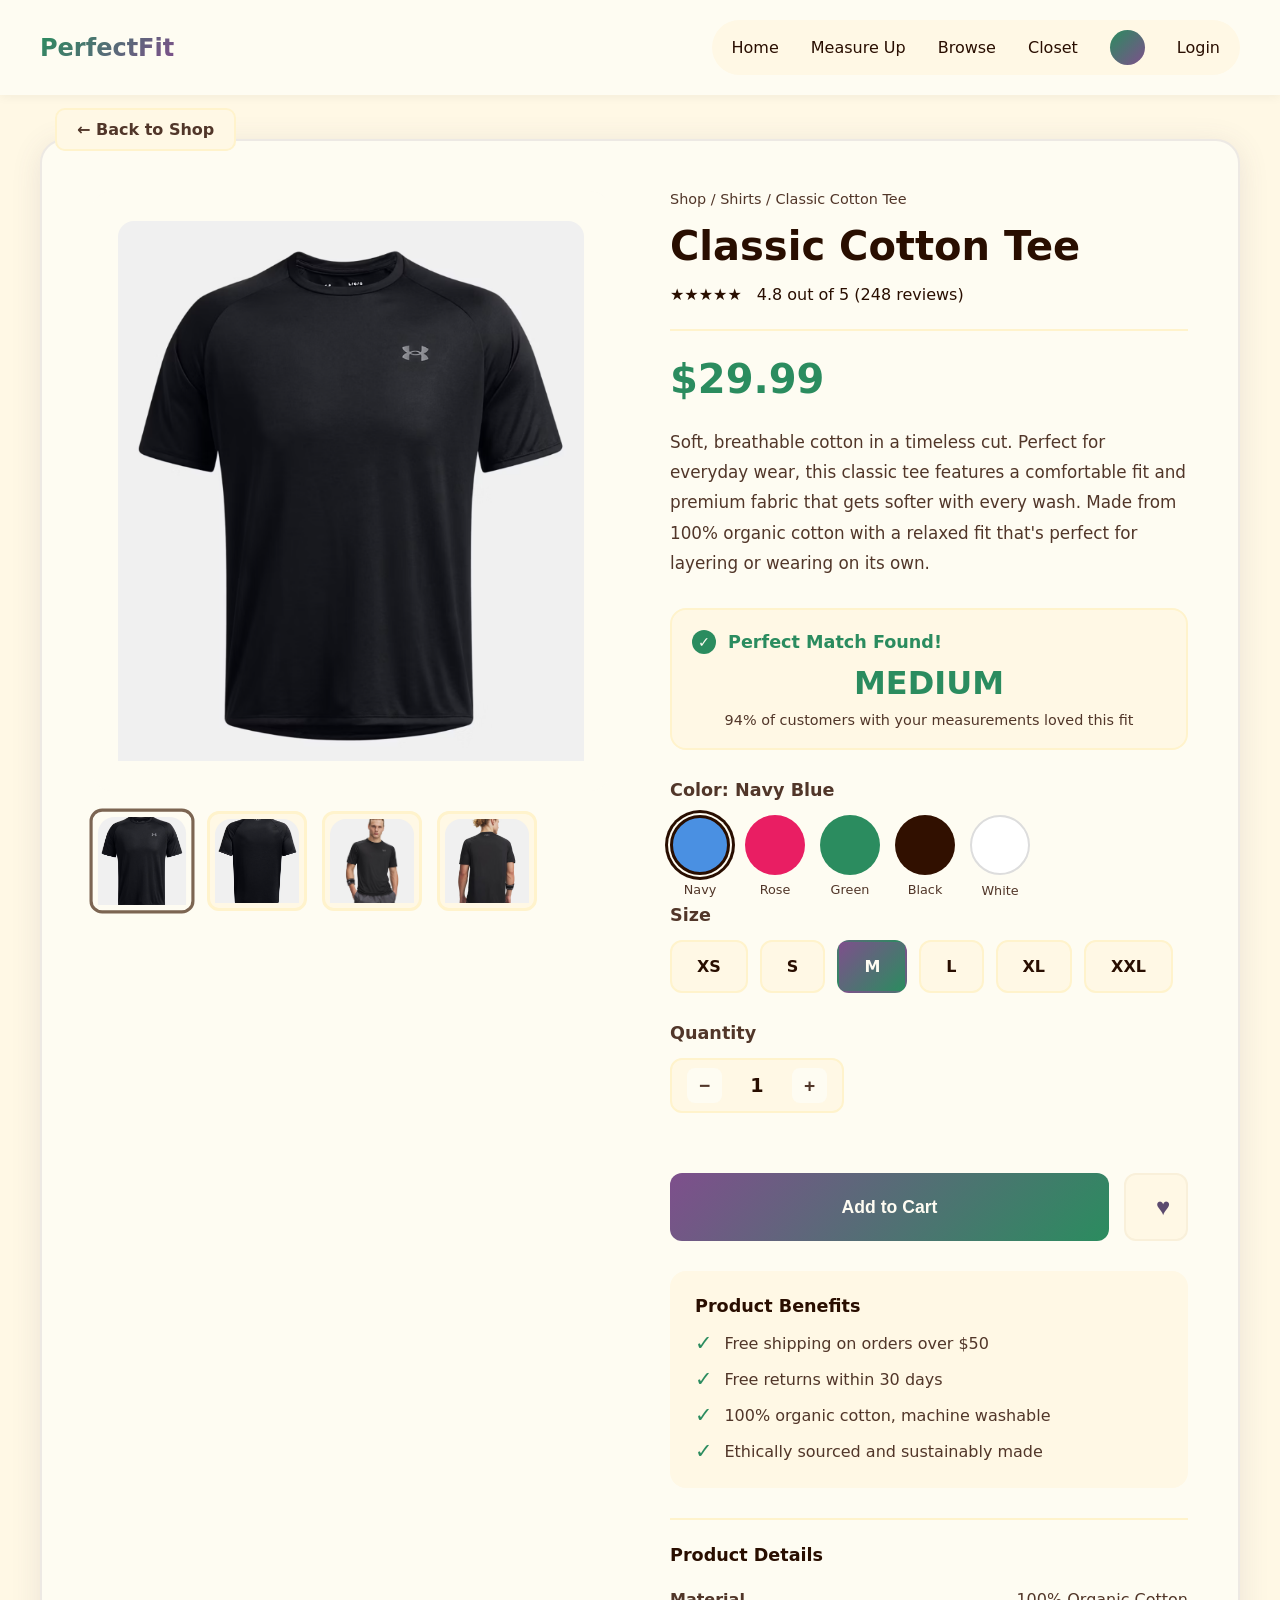
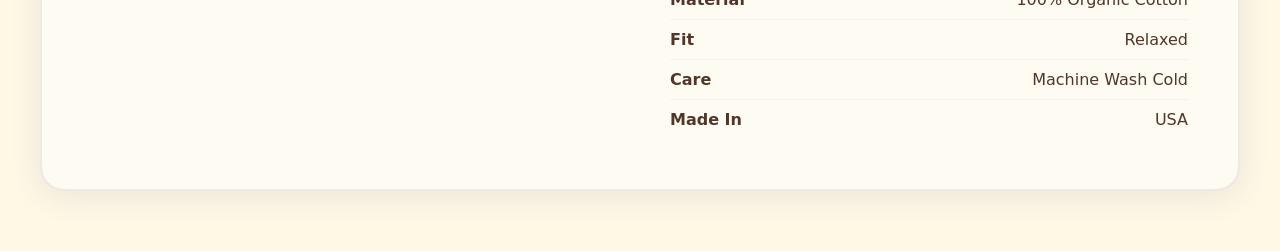
<file: Selected/UALoose.html>
<!DOCTYPE html>
<html lang="en">
  <head>
    <meta charset="UTF-8" />
    <meta name="viewport" content="width=device-width, initial-scale=1.0" />
    <title>Classic Cotton Tee - Perfect Fit</title>
    <link rel="stylesheet" type="text/css" href="../styles.css" />
    <style>
      /* added 4-2-26, style completed  */
      body {
        font-family: -apple-system, BlinkMacSystemFont, "Segoe UI", system-ui,
          sans-serif;
        background: var(--wt-cream);
        color: var(--text-primary);
        padding-top: 120px;
      }

      .back-btn {
        padding: 10px 20px;
        background: var(--wt-cream);
        border: 2px solid var(--border-secondary);
        border-radius: 10px;
        cursor: pointer;
        font-weight: 600;
        color: var(--text-secondary);
        text-decoration: none;
        transition: all 0.3s;
        margin: 55px;
      }

      .back-btn:hover {
        border-color: var(--border-primary);
        background: var(--wt-light);
      }

      /* Main Content */
      .container {
        max-width: 1400px;
        margin: 0 auto;
        padding: 0 40px 60px;
      }

      .product-layout {
        display: grid;
        grid-template-columns: 1fr 1fr;
        gap: 60px;
        background: var(--wt-light);
        padding: 50px;
        border-radius: 24px;
        box-shadow: 0 5px 30px rgba(92, 75, 111, 0.12);
        border: 2px solid rgba(92, 75, 111, 0.1);
      }

      /* Image Section */
      .image-section {
        display: flex;
        flex-direction: column;
        gap: 20px;
      }

      .main-image {
        width: 100%;
        height: 600px;
        background: var(--wt-light);
        border-radius: 20px;
        display: flex;
        align-items: center;
        justify-content: center;
        font-size: 15rem;
      }

      .thumbnail-gallery {
        display: flex;
        gap: 15px;
      }

      .thumbnail {
        width: 100px;
        height: 100px;
        background: var(--wt-cream);
        border-radius: 12px;
        display: flex;
        align-items: center;
        justify-content: center;
        font-size: 3rem;
        cursor: pointer;
        border: 3px solid var(--border-secondary);
        transition: all 0.3s;
      }

      .thumbnail:hover,
      .thumbnail.active {
        border-color: var(--border-primary);
        background: var(--wt-light);
        transform: scale(1.05);
      }

      /* Details Section */
      .details-section {
        display: flex;
        flex-direction: column;
      }

      .breadcrumb {
        color: var(--text-secondary);
        font-size: 0.9rem;
        margin-bottom: 15px;
      }

      .breadcrumb a {
        color: var(--text-secondary);
        text-decoration: none;
      }

      .breadcrumb a:hover {
        color: var(--color-p);
      }

      .product-title {
        font-size: 2.5rem;
        font-weight: 800;
        color: var(--text-primary);
        margin-bottom: 15px;
        line-height: 1.2;
      }

      .product-rating {
        display: flex;
        align-items: center;
        gap: 15px;
        margin-bottom: 25px;
        padding-bottom: 25px;
        border-bottom: 2px solid var(--border-secondary);
      }

      .product-price {
        font-size: 2.5rem;
        font-weight: 800;
        color: var(--color-g);
        margin-bottom: 25px;
      }

      .product-description {
        color: var(--text-secondary);
        line-height: 1.8;
        font-size: 1.05rem;
        margin-bottom: 30px;
      }

      .size-recommendation {
        background: var(--wt-cream);
        border: 2px solid var(--border-secondary);
        border-radius: 16px;
        padding: 20px;
        margin-bottom: 30px;
      }

      .size-rec-header {
        display: flex;
        align-items: center;
        gap: 12px;
        margin-bottom: 10px;
      }

      .check-icon {
        width: 24px;
        height: 24px;
        background: var(--color-g);
        border-radius: 50%;
        color: var(--wt-light);
        display: flex;
        align-items: center;
        justify-content: center;
        font-size: 0.9rem;
        font-weight: bold;
      }

      .size-rec-text {
        font-weight: 700;
        color: var(--color-g);
        font-size: 1.1rem;
      }

      .recommended-size {
        font-size: 2rem;
        font-weight: 800;
        color: var(--color-g);
        text-align: center;
        margin: 10px 0;
      }

      .confidence-text {
        text-align: center;
        font-size: 0.9rem;
        color: var(--text-secondary);
      }

      .option-group {
        margin-bottom: 30px;
      }

      .option-label {
        font-weight: 700;
        color: var(--text-secondary);
        font-size: 1.1rem;
        margin-bottom: 15px;
        display: block;
      }

      .color-options {
        display: flex;
        gap: 15px;
      }

      .color-option {
        width: 60px;
        height: 60px;
        border-radius: 50%;
        cursor: pointer;
        border: 3px solid transparent;
        transition: all 0.3s;
        position: relative;
      }

      .color-option:hover {
        transform: scale(1.1);
      }

      .color-option.selected {
        border-color: var(--text-primary);
        box-shadow: 0 0 0 2px var(--wt-light), 0 0 0 5px var(--text-primary);
      }

      .color-name {
        position: absolute;
        bottom: -25px;
        left: 50%;
        transform: translateX(-50%);
        font-size: 0.8rem;
        color: var(--text-secondary);
        white-space: nowrap;
      }

      .size-options {
        display: flex;
        gap: 12px;
        flex-wrap: wrap;
      }

      .size-option {
        padding: 15px 25px;
        border: 2px solid var(--border-secondary);
        border-radius: 12px;
        background: var(--wt-cream);
        cursor: pointer;
        font-weight: 600;
        font-size: 1rem;
        transition: all 0.3s;
      }

      .size-option:hover {
        border-color: var(--color-g);
        background: var(--wt-light);
        transform: translateY(-2px);
      }

      .size-option.recommended {
        border-color: var(--color-g);
        background: #e0f2e9;
        color: #28a745;
        position: relative;
      }

      .size-option.selected {
        border-color: transparent;
        background: var(--grad-pg);
        color: var(--wt-light);
      }

      .quantity-section {
        display: flex;
        align-items: center;
        gap: 20px;
        margin-bottom: 30px;
      }

      .qty-controls {
        display: flex;
        align-items: center;
        gap: 15px;
        background: var(--wt-cream);
        padding: 8px 15px;
        border-radius: 12px;
        border: 2px solid var(--border-secondary);
      }

      .qty-btn {
        width: 35px;
        height: 35px;
        border: none;
        background: var(--wt-light);
        border-radius: 8px;
        cursor: pointer;
        font-weight: 700;
        font-size: 1.2rem;
        transition: all 0.3s;
        color: var(--text-secondary);
      }

      .qty-btn:hover {
        background: var(--grad-gp);
        color: var(--wt-light);
      }

      .qty-display {
        font-size: 1.2rem;
        font-weight: 700;
        min-width: 40px;
        text-align: center;
      }

      .action-buttons {
        display: grid;
        grid-template-columns: 1fr auto;
        gap: 15px;
        margin-bottom: 30px;
      }

      .btn {
        padding: 18px 30px;
        border: none;
        border-radius: 12px;
        font-weight: 600;
        font-size: 1.1rem;
        cursor: pointer;
        transition: all 0.3s;
      }

      .btn-primary {
        background: var(--grad-pg);
        color: var(--wt-light);
      }

      .btn-primary:hover {
        transform: translateY(-2px);
        box-shadow: 0 8px 25px rgba(92, 75, 111, 0.3);
      }

      .btn-icon {
        width: 60px;
        background: #fff8e5;
        color: #5c4b6f;
        border: 2px solid #f9f0da;
        font-size: 1.5rem;
      }

      .btn-icon:hover {
        background: white;
        border-color: #5c4b6f;
      }

      .product-features {
        background: var(--wt-cream);
        padding: 25px;
        border-radius: 16px;
        margin-bottom: 30px;
      }

      .features-title {
        font-weight: 700;
        color: var(--text-primary);
        margin-bottom: 15px;
        font-size: 1.1rem;
      }

      .feature-item {
        display: flex;
        align-items: center;
        gap: 12px;
        margin-bottom: 12px;
        color: var(--text-secondary);
      }

      .feature-item:last-child {
        margin-bottom: 0;
      }

      .feature-icon {
        color: var(--color-g);
        font-size: 1.3rem;
      }

      .product-specs {
        padding-top: 25px;
        border-top: 2px solid var(--border-secondary);
      }

      .specs-title {
        font-weight: 700;
        color: var(--text-primary);
        margin-bottom: 15px;
        font-size: 1.1rem;
      }

      .spec-row {
        display: flex;
        justify-content: space-between;
        padding: 10px 0;
        border-bottom: 1px solid var(--border-secondary);
      }

      .spec-row:last-child {
        border-bottom: none;
      }

      .spec-label {
        color: var(--text-secondary);
        font-weight: 600;
      }

      .spec-value {
        color: var(--text-secondary);
      }

      @media (max-width: 1024px) {
        .product-layout {
          grid-template-columns: 1fr;
          padding: 30px;
        }

        .main-image {
          height: 450px;
          font-size: 10rem;
        }

        .container {
          padding: 0 20px 40px;
        }
      }
    </style>
  </head>
  <body>
    <!-- Header -->
    <div class="header">
      <div class="logo">PerfectFit</div>
      <div class="user-info">
        <nav>
          <a href="../Main/Home.html">Home</a>
          <a href="../Main/MeasureUp.html">Measure Up</a>
          <a href="../Main/Browse.html">Browse</a>
          <a href="../Main/Closet.html">Closet</a>
          <div class="user-avatar"></div>
          <a href="../Main/Login.html">Login</a>
        </nav>
      </div>
    </div>
    <div class="top">
      <div class="top-content">
        <a href="../Main/Browse.html" class="back-btn">← Back to Shop</a>
      </div>
    </div>

    <div class="container">
      <div class="product-layout">
        <!-- Image Section -->
        <div class="image-section">
          <div class="main-image" id="mainImage">
            <img
              src="../Images/UAShirtLoose.png"
              alt="Under Armour Loose Shirt Front"
              style="
                width: 90%;
                height: 90%;
                object-fit: cover;
                border-radius: 16px 16px 0 0;
              "
            />
          </div>
          <div class="thumbnail-gallery">
            <div
              class="thumbnail active"
              onclick="changeImage('../Images/UAShirtLoose.png')"
            >
              <img
                src="../Images/UAShirtLoose.png"
                alt="Under Armour Loose Shirt Front"
                style="
                  width: 90%;
                  height: 90%;
                  object-fit: cover;
                  border-radius: 16px 16px 0 0;
                "
              />
            </div>
            <div
              class="thumbnail"
              onclick="changeImage('../Images/UAShirtLoose2.png')"
            >
              <img
                src="../Images/UAShirtLoose2.png"
                alt="Under Armour Loose Shirt Back"
                style="
                  width: 90%;
                  height: 90%;
                  object-fit: cover;
                  border-radius: 16px 16px 0 0;
                "
              />
            </div>
            <div
              class="thumbnail"
              onclick="changeImage('../Images/UAShirtLoose3.png')"
            >
              <img
                src="../Images/UAShirtLoose3.png"
                alt="High School Khaki Skirt Front"
                style="
                  width: 90%;
                  height: 90%;
                  object-fit: cover;
                  border-radius: 16px 16px 0 0;
                "
              />
            </div>
            <div
              class="thumbnail"
              onclick="changeImage('../Images/UAShirtLoose4.png')"
            >
              <img
                src="../Images/UAShirtLoose4.png"
                alt="High School Khaki Skirt Back"
                style="
                  width: 90%;
                  height: 90%;
                  object-fit: cover;
                  border-radius: 16px 16px 0 0;
                "
              />
            </div>
          </div>
        </div>

        <!-- Details Section -->
        <div class="details-section">
          <div class="breadcrumb">
            <a href="Browse.html">Shop</a> / <a href="#">Shirts</a> / Classic
            Cotton Tee
          </div>

          <h1 class="product-title">Classic Cotton Tee</h1>

          <div class="product-rating">
            <div class="stars">★★★★★</div>
            <div class="rating-text">4.8 out of 5 (248 reviews)</div>
          </div>

          <div class="product-price">$29.99</div>

          <p class="product-description">
            Soft, breathable cotton in a timeless cut. Perfect for everyday
            wear, this classic tee features a comfortable fit and premium fabric
            that gets softer with every wash. Made from 100% organic cotton with
            a relaxed fit that's perfect for layering or wearing on its own.
          </p>

          <div class="size-recommendation">
            <div class="size-rec-header">
              <div class="check-icon">✓</div>
              <span class="size-rec-text">Perfect Match Found!</span>
            </div>
            <div class="recommended-size">MEDIUM</div>
            <div class="confidence-text">
              94% of customers with your measurements loved this fit
            </div>
          </div>

          <div class="option-group">
            <label class="option-label"
              >Color: <span id="selectedColor">Navy Blue</span></label
            >
            <div class="color-options">
              <div
                class="color-option selected"
                style="background: #4a90e2"
                onclick="selectColor(this, 'Navy Blue')"
              >
                <div class="color-name">Navy</div>
              </div>
              <div
                class="color-option"
                style="background: #e91e63"
                onclick="selectColor(this, 'Rose Pink')"
              >
                <div class="color-name">Rose</div>
              </div>
              <div
                class="color-option"
                style="background: #2b8c5f"
                onclick="selectColor(this, 'Forest Green')"
              >
                <div class="color-name">Green</div>
              </div>
              <div
                class="color-option"
                style="background: #311000"
                onclick="selectColor(this, 'Black')"
              >
                <div class="color-name">Black</div>
              </div>
              <div
                class="color-option"
                style="background: white; border: 2px solid #ddd"
                onclick="selectColor(this, 'White')"
              >
                <div class="color-name">White</div>
              </div>
            </div>
          </div>

          <div class="option-group">
            <label class="option-label">Size</label>
            <div class="size-options">
              <div class="size-option" onclick="selectSize(this)">XS</div>
              <div class="size-option" onclick="selectSize(this)">S</div>
              <div
                class="size-option recommended selected"
                onclick="selectSize(this)"
              >
                M
              </div>
              <div class="size-option" onclick="selectSize(this)">L</div>
              <div class="size-option" onclick="selectSize(this)">XL</div>
              <div class="size-option" onclick="selectSize(this)">XXL</div>
            </div>
          </div>

          <div class="option-group">
            <label class="option-label">Quantity</label>
            <div class="quantity-section">
              <div class="qty-controls">
                <button class="qty-btn" onclick="changeQty(-1)">−</button>
                <div class="qty-display" id="quantity">1</div>
                <button class="qty-btn" onclick="changeQty(1)">+</button>
              </div>
            </div>
          </div>

          <div class="action-buttons">
            <button class="btn btn-primary" onclick="addToCart()">
              Add to Cart
            </button>
            <button class="btn btn-icon" onclick="toggleFavorite()">♥</button>
          </div>

          <div class="product-features">
            <div class="features-title">Product Benefits</div>
            <div class="feature-item">
              <span class="feature-icon">✓</span>
              <span>Free shipping on orders over $50</span>
            </div>
            <div class="feature-item">
              <span class="feature-icon">✓</span>
              <span>Free returns within 30 days</span>
            </div>
            <div class="feature-item">
              <span class="feature-icon">✓</span>
              <span>100% organic cotton, machine washable</span>
            </div>
            <div class="feature-item">
              <span class="feature-icon">✓</span>
              <span>Ethically sourced and sustainably made</span>
            </div>
          </div>

          <div class="product-specs">
            <div class="specs-title">Product Details</div>
            <div class="spec-row">
              <span class="spec-label">Material</span>
              <span class="spec-value">100% Organic Cotton</span>
            </div>
            <div class="spec-row">
              <span class="spec-label">Fit</span>
              <span class="spec-value">Relaxed</span>
            </div>
            <div class="spec-row">
              <span class="spec-label">Care</span>
              <span class="spec-value">Machine Wash Cold</span>
            </div>
            <div class="spec-row">
              <span class="spec-label">Made In</span>
              <span class="spec-value">USA</span>
            </div>
          </div>
        </div>
      </div>
    </div>

    <script>
      let currentQty = 1;
      let isFavorite = false;

      function changeImage(imagePath) {
        const mainImg = document.querySelector("#mainImage img");
        mainImg.src = imagePath;

        document
          .querySelectorAll(".thumbnail")
          .forEach((t) => t.classList.remove("active"));
        event.target.closest(".thumbnail").classList.add("active");
      }

      function selectColor(element, colorName) {
        document
          .querySelectorAll(".color-option")
          .forEach((c) => c.classList.remove("selected"));
        element.classList.add("selected");
        document.getElementById("selectedColor").textContent = colorName;
      }

      function selectSize(element) {
        document
          .querySelectorAll(".size-option")
          .forEach((s) => s.classList.remove("selected"));
        element.classList.add("selected");
      }

      function changeQty(delta) {
        currentQty = Math.max(1, currentQty + delta);
        document.getElementById("quantity").textContent = currentQty;
      }

      function addToCart() {
        const size = document.querySelector(
          ".size-option.selected"
        ).textContent;
        const color = document.getElementById("selectedColor").textContent;
        alert(
          `Added ${currentQty} x Classic Cotton Tee (Size: ${size}, Color: ${color}) to cart!`
        );
      }

      function toggleFavorite() {
        isFavorite = !isFavorite;
        event.target.style.color = isFavorite ? "#E91E63" : "#5C4B6F";
        alert(isFavorite ? "Added to favorites! ♥" : "Removed from favorites");
      }
    </script>
  </body>
</html>
</file>
<file: styles.css>
* {
  margin: 0;
  padding: 0;
  box-sizing: border-box;
}

:root {
  --color-g: #2B8C5F;
  --color-p: #7E4F8C;
  --wt-cream: #FFF8E5;
  --wt-light: #FEFCF2;
  --text-primary: #290E00;
  --text-secondary: #513629;
  --border-primary: #7C6552;
  --border-secondary: #FFF3CC;
  --grad-pg: linear-gradient(135deg, #7E4F8C 0%, #2B8C5F 100%);
  --grad-gp: linear-gradient(135deg, #2B8C5F 0%, #7E4F8C 100%);
  --grad-lc: linear-gradient(135deg, #FEFCF2 0%, #FFF8E5 100%);
}


.header {
  background: var(--wt-light);
  padding: 20px 40px;
  box-shadow: 0 2px 10px rgba(0,0,0,0.05);
  display: flex;
  justify-content: space-between;
  align-items: center;
  position: fixed;
  top: 0;
  z-index: 100;
  width: 100%;
}
      
.header-content {
  display: flex;
  justify-content: space-between;
  align-items: center;
}
      
.logo {
  font-size: 1.5rem;
  font-weight: 800;
  background: var(--grad-gp);
  -webkit-background-clip: text;
  -webkit-text-fill-color: transparent;
}
      
.user-info {
  display: flex;
  align-items: center;
  gap: 15px;
  background: var(--wt-cream);
  padding: 10px 20px;
  border-radius: 50px;
}
      
.user-avatar {
  width: 35px;
  height: 35px;
  background: var(--grad-gp);
  border-radius: 50%;
  display: flex;
  align-items: center;
  justify-content: center;
  color: var(--wt-light);
  font-weight: 600;
}
  
nav {
  display: flex;
  gap: 2rem;
  align-items: center;
}

nav a {
  text-decoration: none;
  color: var(--text-primary);
  font-weight: 500;
  transition: color 0.3s;
}

nav a:hover {
  color: var(--color-g);
}


/* #F9F0DA   #290E00*/
</file>
